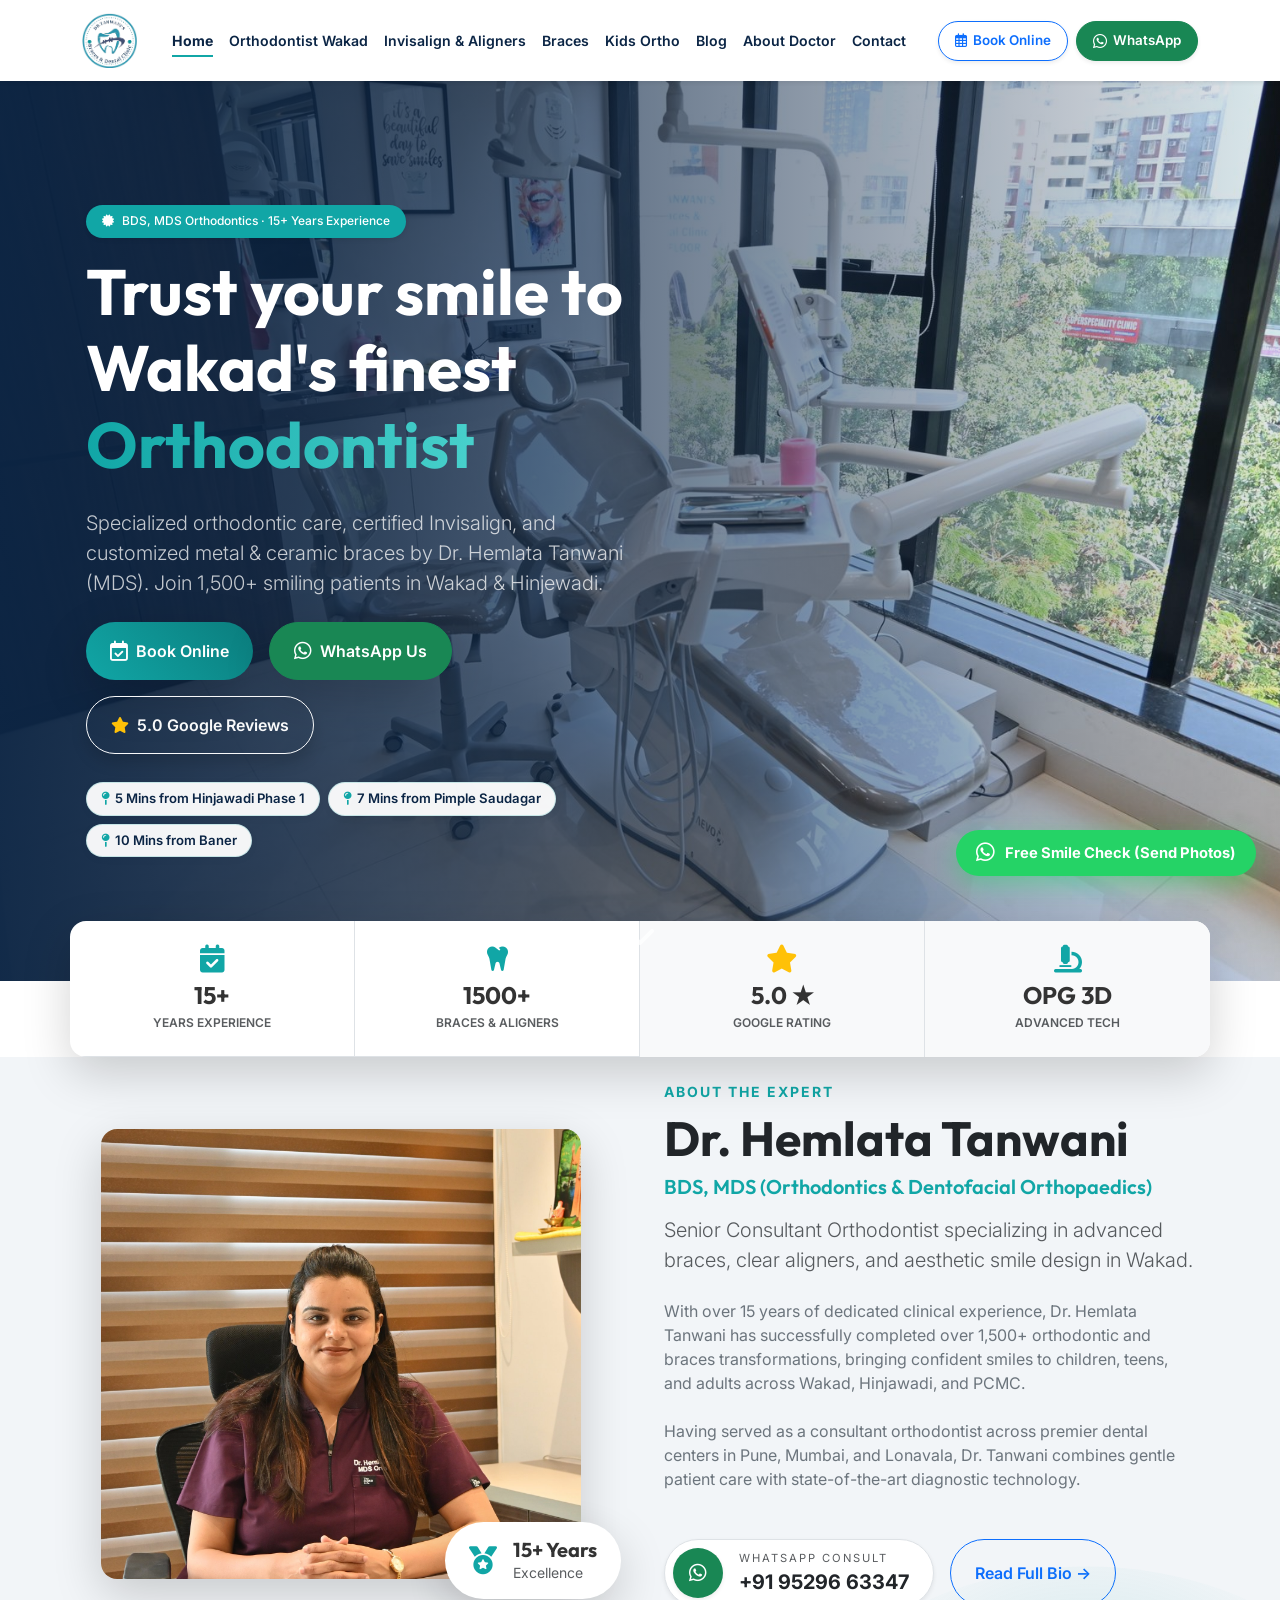
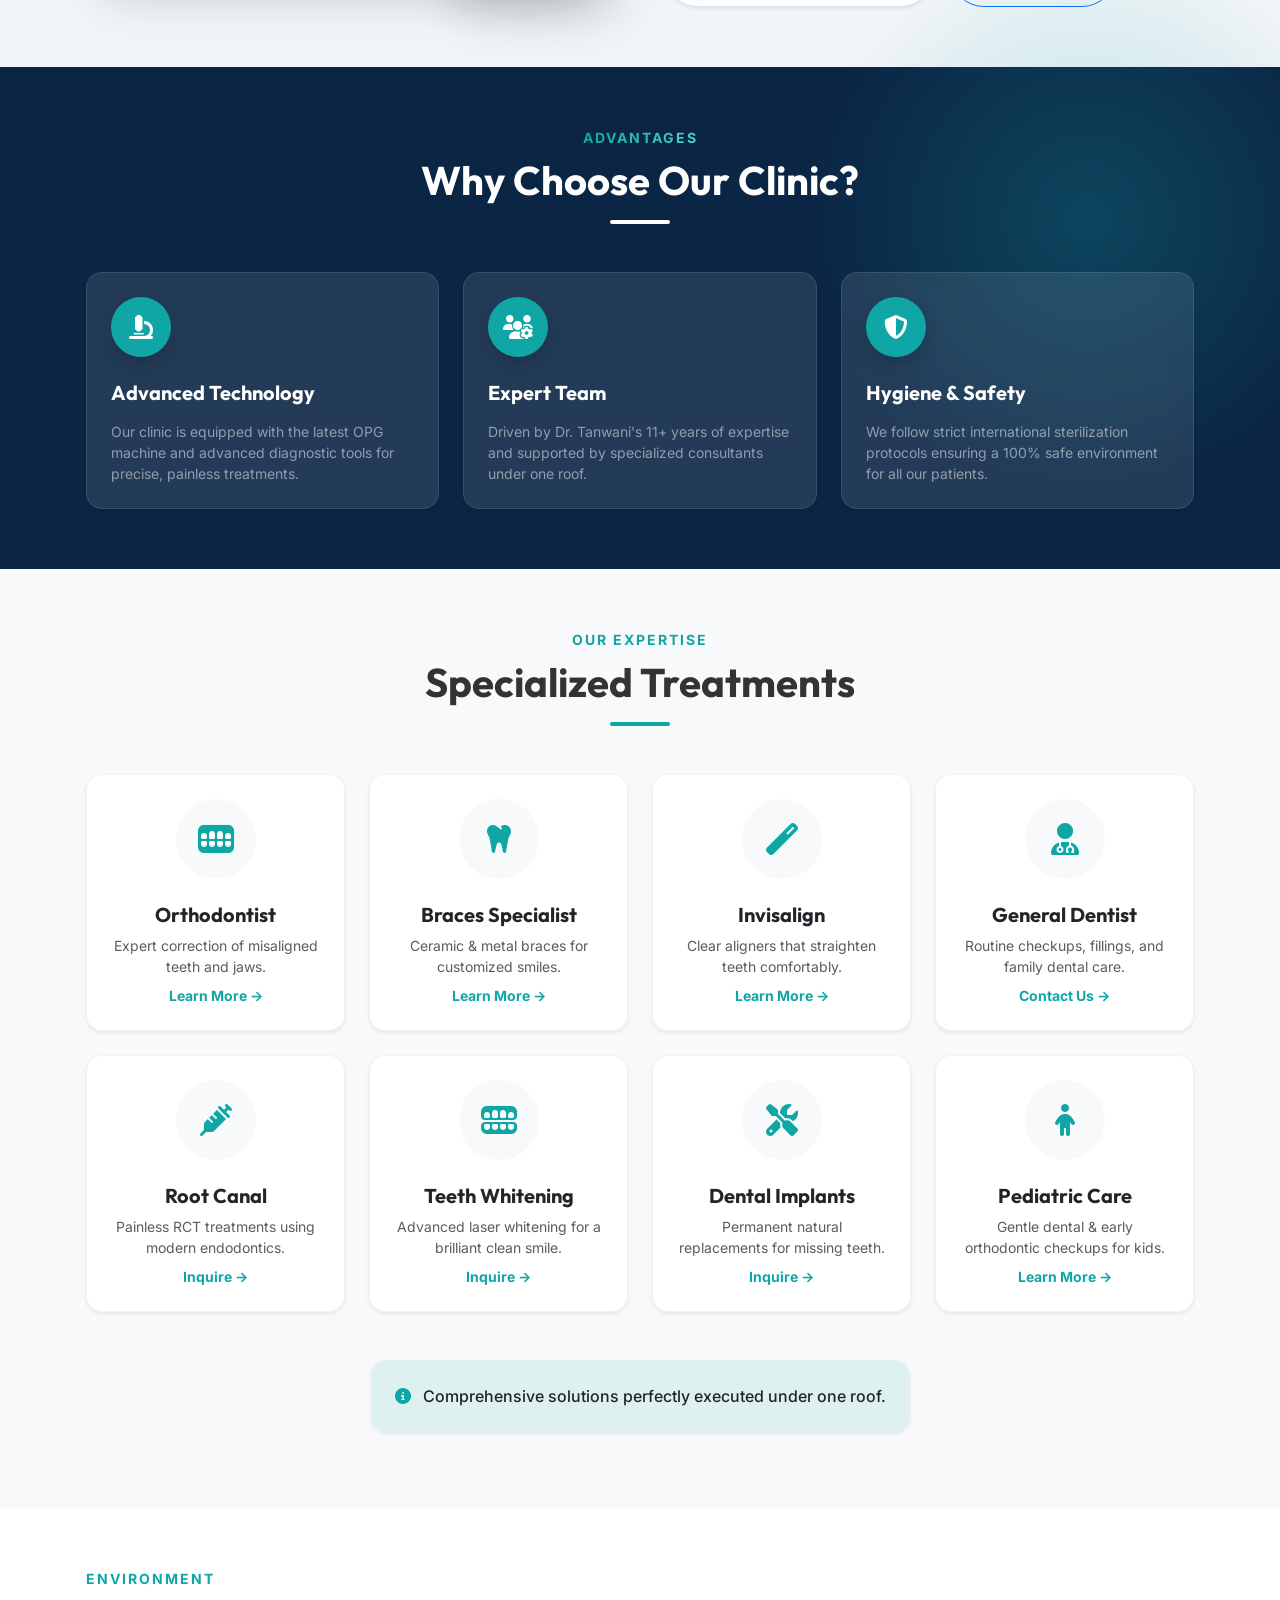
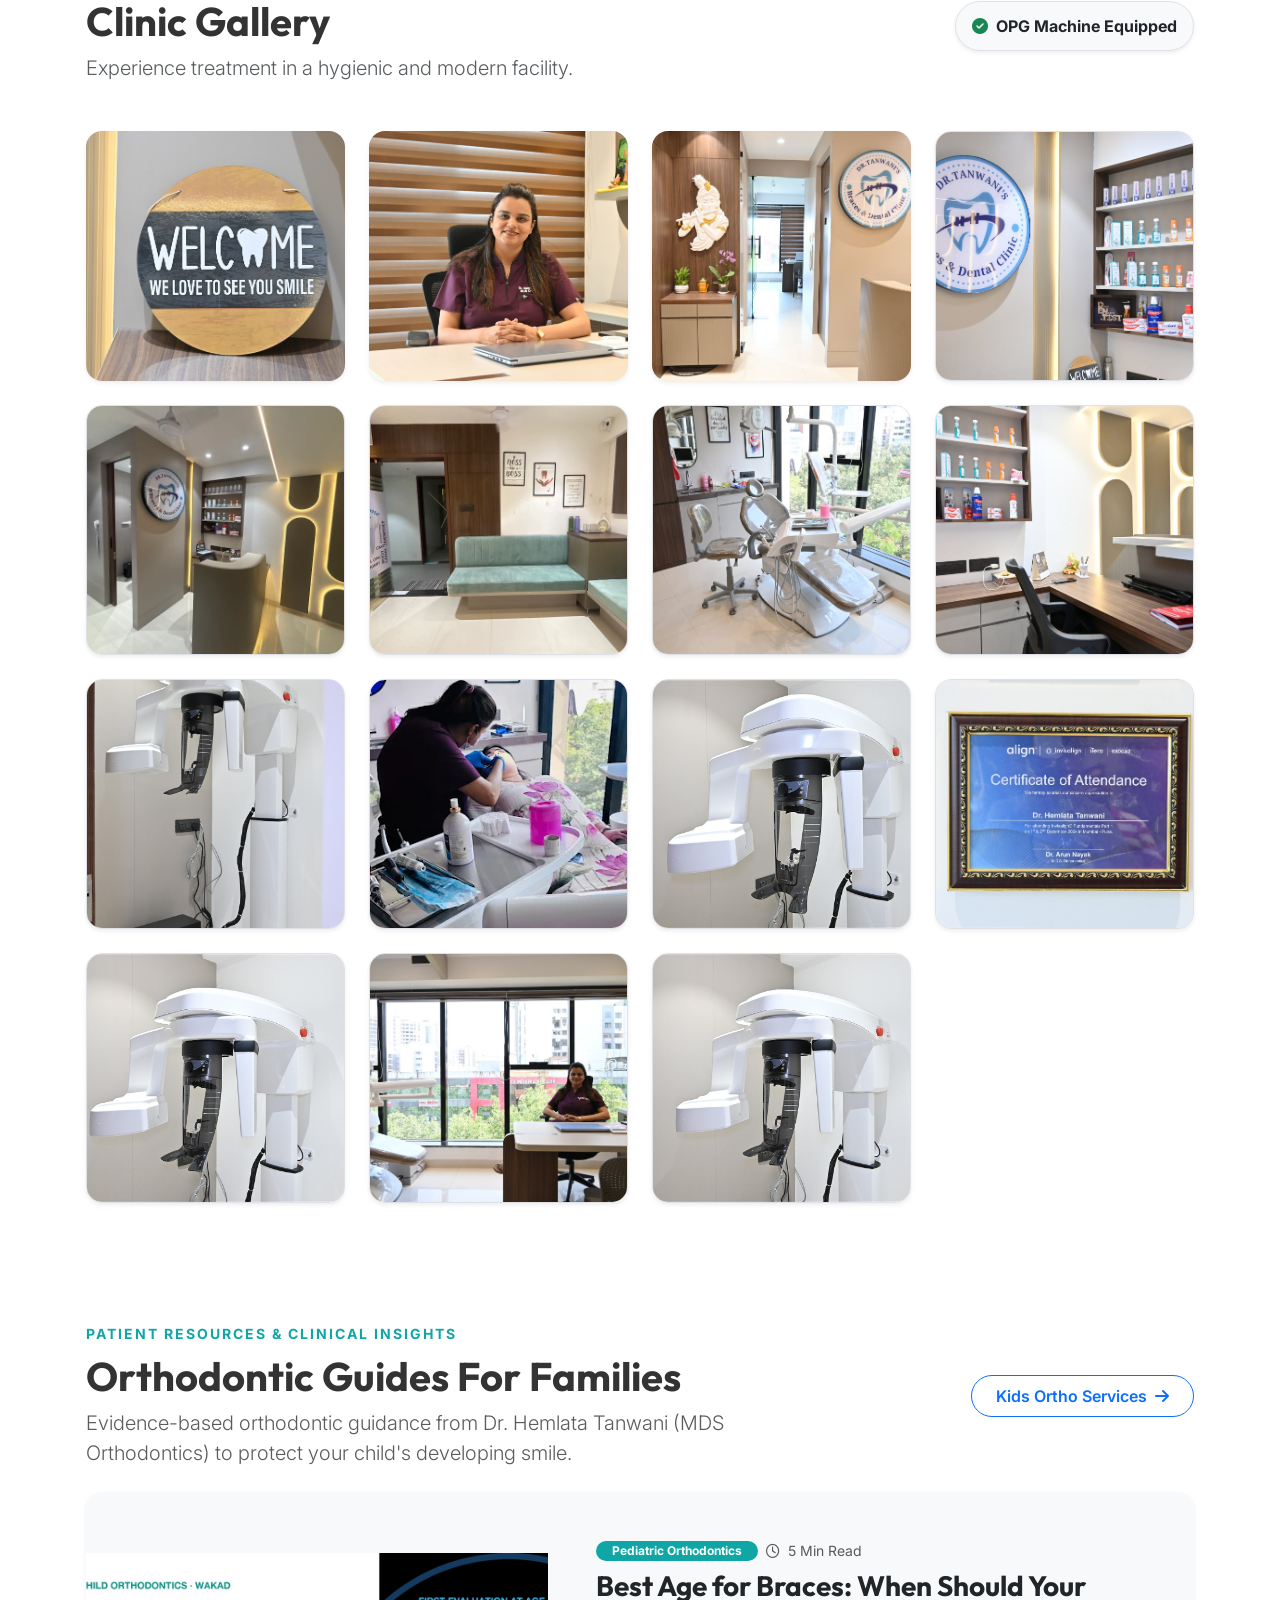
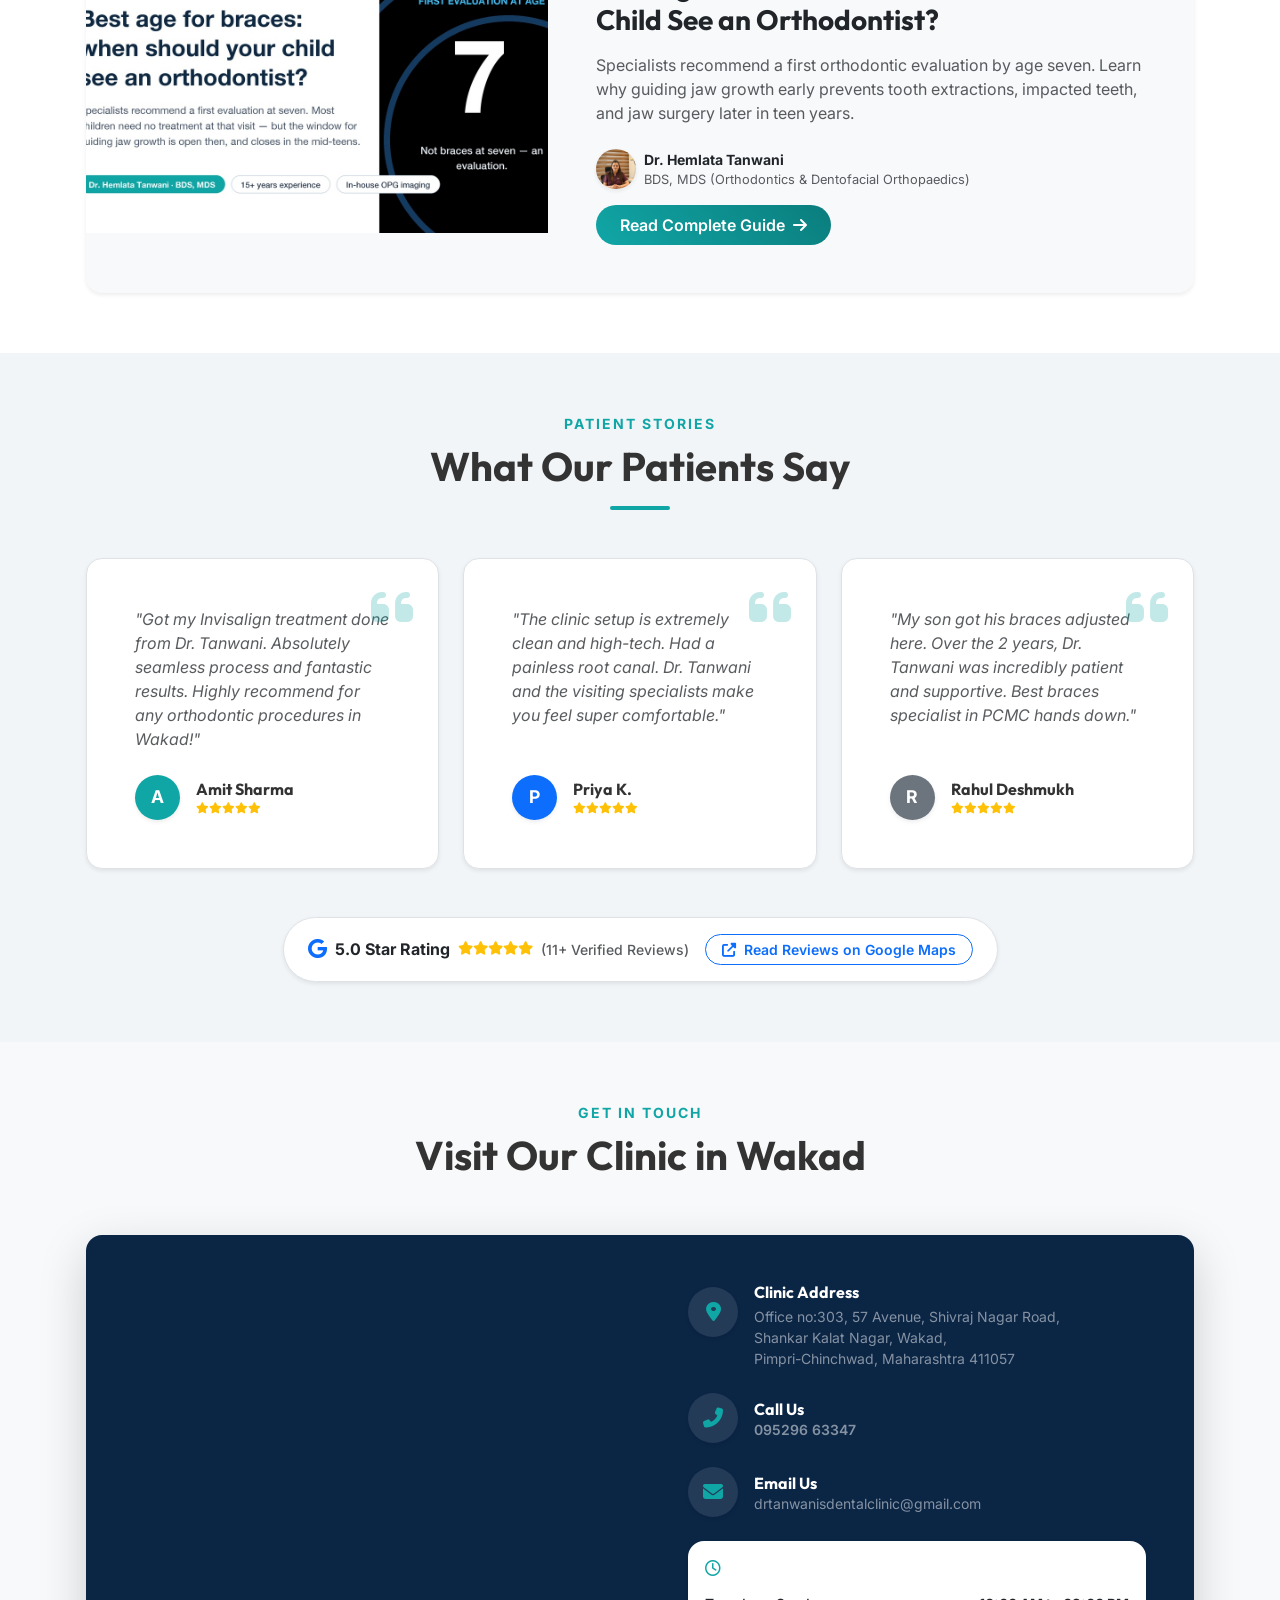
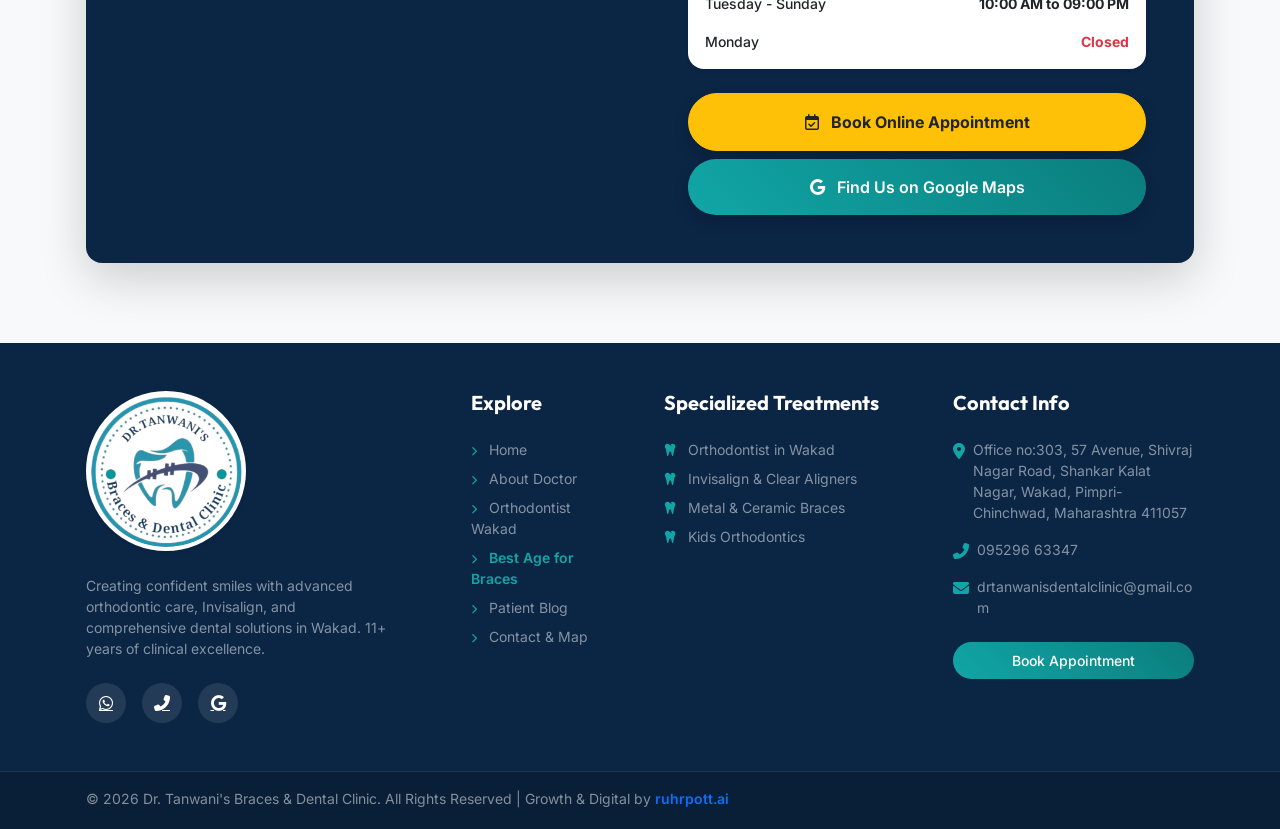
<file: index.html>
<html lang="en">

<head>
    <meta charset="UTF-8">
    <meta name="viewport" content="width=device-width, initial-scale=1.0">
    <title>Dr. Tanwani's Braces & Dental Clinic | Best Orthodontist in Wakad</title>
    <meta name="description"
        content="Trusted destination for advanced dental care. Specializing in orthodontic care, clear braces, and Invisalign. Comprehensive dental solutions under one roof in Wakad.">
    <meta name="keywords" content="Orthodontist, Braces specialist, Invisalign provider, Dentist, Wakad, Dental Clinic">
    <link rel="canonical" href="https://drtanwanidentalwakad.com/">

    <!-- Schema.org JSON-LD for Local Clinic SEO -->
    <script type="application/ld+json">
    {
      "@context": "https://schema.org",
      "@type": "Dentist",
      "name": "Dr. Tanwani's Braces & Dental Clinic",
      "image": "https://drtanwanidentalwakad.com/images/aboutdrimage.JPG",
      "url": "https://drtanwanidentalwakad.com/",
      "telephone": "+919529663347",
      "priceRange": "₹₹",
      "address": {
        "@type": "PostalAddress",
        "streetAddress": "Office no:303, 57 Avenue, Shivraj Nagar Road, Shankar Kalat Nagar, Wakad",
        "addressLocality": "Pune",
        "addressRegion": "Maharashtra",
        "postalCode": "411057",
        "addressCountry": "IN"
      },
      "geo": {
        "@type": "GeoCoordinates",
        "latitude": "18.6013397",
        "longitude": "73.7609457"
      },
      "openingHoursSpecification": {
        "@type": "OpeningHoursSpecification",
        "dayOfWeek": ["Tuesday", "Wednesday", "Thursday", "Friday", "Saturday", "Sunday"],
        "opens": "10:00",
        "closes": "21:00"
      },
      "medicalSpecialty": "Orthodontics",
      "aggregateRating": {
        "@type": "AggregateRating",
        "ratingValue": "5.0",
        "reviewCount": "50"
      }
    }
    </script>

    <!-- Google Fonts -->
    <link
        href="https://fonts.googleapis.com/css2?family=Outfit:wght@300;400;500;600;700;800&family=Inter:wght@400;500;600&display=swap"
        rel="stylesheet">

    <!-- Bootstrap CSS -->
    <link href="https://cdn.jsdelivr.net/npm/bootstrap@5.3.2/dist/css/bootstrap.min.css" rel="stylesheet">

    <!-- FontAwesome for Icons -->
    <link rel="stylesheet" href="https://cdnjs.cloudflare.com/ajax/libs/font-awesome/6.4.2/css/all.min.css">

    <!-- AOS Animation CSS -->
    <link href="https://unpkg.com/aos@2.3.1/dist/aos.css" rel="stylesheet">

    <link rel="shortcut icon" href="images/logo.png" type="image/x-icon">

    <!-- Custom Styles -->
    <link rel="stylesheet" href="css/style.css">
    <!-- Google tag (gtag.js) - Google Analytics 4 & Ads -->
    <script async src="https://www.googletagmanager.com/gtag/js?id=G-JWWRQ5QRRL"></script>
    <script>
      window.dataLayer = window.dataLayer || [];
      function gtag(){dataLayer.push(arguments);}
      gtag('js', new Date());

      gtag('config', 'G-JWWRQ5QRRL');
      gtag('config', 'AW-18188409181');
    </script>
</head>

<body>

    <!-- Navbar -->
    <nav class="navbar navbar-expand-lg sticky-top bg-white shadow-sm py-2" id="mainNavbar">
        <div class="container align-items-center">
            <a class="navbar-brand d-flex align-items-center" href="index.html">
                <img src="images/logo.png" alt="Dr. Tanwani's Dental Clinic Logo" class="nav-logo"
                    style="height: 65px; width: auto; object-fit: contain;">
            </a>

            <button class="navbar-toggler border-0 focus-ring focus-ring-light" type="button" data-bs-toggle="collapse"
                data-bs-target="#navContent" aria-controls="navContent" aria-expanded="false"
                aria-label="Toggle navigation">
                <span class="navbar-toggler-icon"></span>
            </button>

            <div class="collapse navbar-collapse mt-3 mt-lg-0" id="navContent">
                <ul class="navbar-nav ms-auto me-lg-4 mb-3 mb-lg-0 text-center text-lg-start">
                    <li class="nav-item"><a class="nav-link active fw-bold text-primary" href="index.html">Home</a></li>
                    <li class="nav-item"><a class="nav-link fw-semibold" href="orthodontist-wakad.html">Orthodontist Wakad</a></li>
                    <li class="nav-item"><a class="nav-link fw-semibold" href="invisalign-wakad.html">Invisalign & Aligners</a></li>
                    <li class="nav-item"><a class="nav-link fw-semibold" href="braces-wakad.html">Braces</a></li>
                    <li class="nav-item"><a class="nav-link fw-semibold" href="kids-braces-wakad.html">Kids Ortho</a></li>
                    <li class="nav-item"><a class="nav-link fw-semibold" href="blog/">Blog</a></li>
                    <li class="nav-item"><a class="nav-link fw-semibold" href="about-dr-hemlata-tanwani.html">About Doctor</a></li>
                    <li class="nav-item"><a class="nav-link fw-semibold" href="contact.html">Contact</a></li>
                </ul>

                <div class="navbar-cta-group">
                    <a href="https://calendar.app.google/6RNPPZvzEvNgRtZr6" target="_blank"
                        class="btn btn-outline-primary fw-semibold shadow-sm">
                        <i class="far fa-calendar-alt"></i> Book Online</a>
                    <a href="https://wa.me/919529663347?text=Hi%20Dr.%20Tanwani,%20I'd%20like%20to%20book%20a%20consultation%20at%20your%20Wakad%20clinic."
                        target="_blank" class="btn btn-success fw-semibold shadow-sm">
                        <i class="fab fa-whatsapp fs-6"></i> WhatsApp</a>
                </div>
            </div>
        </div>
    </nav>

    <!-- Hero Section -->
    <section id="home" class="hero-section">
        <div class="hero-bg" style="background-image: url('images/herooo.JPG');"></div>
        <div class="hero-overlay"></div>
        <div class="container h-100 position-relative z-1 text-center text-lg-start px-4 px-lg-3">
            <div class="row h-100 align-items-center">
                <div class="col-lg-7 col-xl-6 text-white pt-5 pt-lg-0" data-aos="fade-up" data-aos-duration="1000">
                    <span class="badge bg-primary-accent hero-badge mb-3 p-2 px-3 fw-medium rounded-pill shadow-sm"><i
                            class="fas fa-certificate me-2"></i> BDS, MDS Orthodontics · 15+ Years Experience</span>
                    <h1 class="display-3 fw-bold mb-4 hero-headline">Trust your smile to Wakad's finest <span
                            class="text-gradient">Orthodontist</span></h1>
                    <p class="lead mb-4 fw-light text-light-opacity opacity-75 d-none d-md-block">Specialized orthodontic care,
                        certified Invisalign, and customized metal & ceramic braces by Dr. Hemlata Tanwani (MDS). Join 1,500+ smiling patients in Wakad & Hinjewadi.</p>
                    <div
                        class="d-flex flex-column flex-sm-row flex-wrap gap-3 justify-content-center justify-content-lg-start">
                        <a href="https://calendar.app.google/6RNPPZvzEvNgRtZr6" target="_blank"
                            class="btn btn-primary-gradient px-4 px-md-4 py-3 rounded-pill fw-semibold shadow-lg d-inline-flex justify-content-center align-items-center">
                            <i class="far fa-calendar-check me-2 ms-0 fs-5"></i> Book Online</a>
                        <a href="https://wa.me/919529663347?text=Hi%20Dr.%20Tanwani,%20I'd%20like%20to%20book%20a%20consultation%20at%20your%20Wakad%20clinic." target="_blank"
                            class="btn btn-success px-4 py-3 rounded-pill fw-semibold shadow-lg d-inline-flex justify-content-center align-items-center">
                            <i class="fab fa-whatsapp me-2 ms-0 fs-5"></i> WhatsApp Us</a>
                        <a href="https://maps.app.goo.gl/yPBz96urhMoBcxhz8" target="_blank"
                            class="btn btn-outline-light px-4 py-3 rounded-pill fw-semibold shadow hover-white d-inline-flex justify-content-center align-items-center">
                            <i class="fas fa-star text-warning me-2"></i> 5.0 Google Reviews</a>
                    </div>
                    <!-- Catchment Proximity Badges -->
                    <div class="mt-4 pt-1 d-flex flex-wrap gap-2 justify-content-center justify-content-lg-start">
                        <span class="catchment-badge"><i class="fas fa-map-pin"></i> 5 Mins from Hinjawadi Phase 1</span>
                        <span class="catchment-badge"><i class="fas fa-map-pin"></i> 7 Mins from Pimple Saudagar</span>
                        <span class="catchment-badge"><i class="fas fa-map-pin"></i> 10 Mins from Baner</span>
                    </div>
                </div>
            </div>
        </div>
        <div class="scroll-indicator d-none d-md-block">
            <a href="#about"><i class="fas fa-chevron-down text-white fa-2x animate-bounce opacity-75"></i></a>
        </div>
    </section>

    <!-- Stats Section -->
    <div class="stats-section position-relative z-1 container px-4 px-lg-0">
        <div class="row g-0 rounded-4 shadow-lg bg-white overflow-hidden" data-aos="fade-up" data-aos-offset="0">
            <div class="col-6 col-md-3 text-center stat-box border-end border-bottom border-md-bottom-0">
                <div class="p-3 p-md-4">
                    <i class="fas fa-calendar-check text-primary-accent mb-2 fs-3"></i>
                    <h3 class="fw-bold mb-1 fs-4"><span class="counter">15</span>+</h3>
                    <p class="text-muted mb-0 small text-uppercase fw-semibold" style="font-size:0.75rem;">Years Experience</p>
                </div>
            </div>
            <div class="col-6 col-md-3 text-center stat-box border-end border-bottom border-md-bottom-0">
                <div class="p-3 p-md-4">
                    <i class="fas fa-tooth text-primary-accent mb-2 fs-3"></i>
                    <h3 class="fw-bold mb-1 fs-4"><span class="counter">1500</span>+</h3>
                    <p class="text-muted mb-0 small text-uppercase fw-semibold" style="font-size:0.75rem;">Braces & Aligners</p>
                </div>
            </div>
            <div class="col-6 col-md-3 text-center stat-box border-end bg-light bg-md-white">
                <div class="p-3 p-md-4">
                    <i class="fas fa-star text-warning mb-2 fs-3"></i>
                    <h3 class="fw-bold mb-1 fs-4">5.0 ★</h3>
                    <p class="text-muted mb-0 small text-uppercase fw-semibold" style="font-size:0.75rem;">Google Rating</p>
                </div>
            </div>
            <div class="col-6 col-md-3 text-center stat-box bg-light bg-md-white">
                <div class="p-3 p-md-4">
                    <i class="fas fa-microscope text-primary-accent mb-2 fs-3"></i>
                    <h3 class="fw-bold mb-1 fs-4">OPG 3D</h3>
                    <p class="text-muted mb-0 small text-uppercase fw-semibold" style="font-size:0.75rem;">Advanced Tech</p>
                </div>
            </div>
        </div>
    </div>

    <!-- About Section -->
    <section id="about" class="section-padding bg-light-gray pt-4">
        <div class="container px-4 px-lg-3">
            <div class="row align-items-center g-5">
                <div class="col-lg-6" data-aos="fade-right">
                    <div class="about-image-wrapper position-relative mx-auto" style="max-width: 500px;">
                        <img src="images/aboutdrimage.JPG" alt="Dr Hemlata Tanwani MDS Orthodontist Wakad"
                            class="img-fluid rounded-4 shadow-lg w-100 object-fit-cover portrait-img"
                            style="height: 450px;">
                        <div
                            class="experience-card position-absolute bg-white p-3 px-4 rounded-pill shadow-lg d-flex align-items-center gap-3">
                            <div class="text-primary-accent fs-3"><i class="fas fa-medal"></i></div>
                            <div>
                                <h5 class="mb-0 fw-bold">15+ Years</h5>
                                <span class="text-muted small">Excellence</span>
                            </div>
                        </div>
                    </div>
                </div>
                <div class="col-lg-6 text-center text-lg-start" data-aos="fade-left">
                    <div class="section-title mb-4">
                        <span class="text-primary-accent fw-bold text-uppercase tracking-wide small">About The
                            Expert</span>
                        <h2 class="display-5 fw-bold mt-2 text-dark">Dr. Hemlata Tanwani</h2>
                        <h5 class="text-primary-accent fw-semibold mb-3">BDS, MDS (Orthodontics & Dentofacial Orthopaedics)</h5>
                        <p class="lead text-muted mt-2 d-none d-md-block">Senior Consultant Orthodontist specializing in advanced braces, clear aligners, and aesthetic smile design in Wakad.</p>
                    </div>
                    <p class="mb-4 text-secondary">With over 15 years of dedicated clinical experience, Dr. Hemlata Tanwani has successfully completed over 1,500+ orthodontic and braces transformations, bringing confident smiles to children, teens, and adults across Wakad, Hinjawadi, and PCMC.</p>
                    <p class="mb-5 text-secondary d-none d-md-block">Having served as a consultant orthodontist across premier dental centers in Pune, Mumbai, and Lonavala, Dr. Tanwani combines gentle patient care with state-of-the-art diagnostic technology.</p>

                    <div class="d-flex flex-wrap gap-3 justify-content-center justify-content-lg-start">
                        <a href="https://wa.me/919529663347?text=Hi%20Dr.%20Tanwani,%20I'd%20like%20to%20book%20a%20consultation." target="_blank"
                            class="d-inline-flex align-items-center text-decoration-none signature-phone bg-white p-2 pe-4 rounded-pill shadow-sm border">
                            <div class="bg-success fw-bold rounded-circle p-3 me-3 text-white shadow-sm glow-icon d-flex align-items-center justify-content-center"
                                style="width: 50px; height: 50px;"><i class="fab fa-whatsapp fs-5"></i></div>
                            <div class="text-start">
                                <span class="d-block text-muted small text-uppercase tracking-wide"
                                    style="font-size:0.7rem;">WhatsApp Consult</span>
                                <span class="d-block fs-5 fw-bold text-dark">+91 95296 63347</span>
                            </div>
                        </a>
                        <a href="about-dr-hemlata-tanwani.html" class="btn btn-outline-primary px-4 py-2 rounded-pill fw-semibold d-inline-flex align-items-center">
                            Read Full Bio →
                        </a>
                    </div>
                </div>
            </div>
        </div>
    </section>
            </div>
        </div>
    </section>

    <!-- Why Us Section -->
    <section id="why-us" class="section-padding position-relative" style="background-color: var(--primary-color);">
        <!-- Abstract gradient blob -->
        <div class="position-absolute top-0 end-0 opacity-25 w-50 h-100 d-none d-md-block"
            style="background: radial-gradient(circle, var(--primary-accent) 0%, transparent 70%); border-radius: 50%; transform: translate(20%, -20%); pointer-events: none;">
        </div>

        <div class="container position-relative z-1 text-white px-4 px-lg-3">
            <div class="row mb-5 text-center" data-aos="fade-up">
                <div class="col-12">
                    <span class="text-gradient fw-bold text-uppercase tracking-wide small">Advantages</span>
                    <h2 class="display-6 display-md-5 fw-bold mt-2 text-white">Why Choose Our Clinic?</h2>
                    <div class="heading-line mx-auto mt-3 bg-white"></div>
                </div>
            </div>

            <div class="row g-4">
                <div class="col-lg-4 col-md-6" data-aos="fade-up" data-aos-delay="100">
                    <div
                        class="why-card p-4 rounded-4 bg-white bg-opacity-10 border border-white border-opacity-10 h-100 backdrop-blur shadow-sm text-center text-md-start">
                        <div class="bg-primary-accent rounded-circle d-inline-flex p-3 mb-4 shadow mx-auto mx-md-0"
                            style="width:60px; height:60px; justify-content:center; align-items:center;">
                            <i class="fas fa-microscope text-white fs-4"></i>
                        </div>
                        <h4 class="fw-bold mb-3 fs-5">Advanced Technology</h4>
                        <p class="text-white-50 mb-0 small">Our clinic is equipped with the latest OPG machine and
                            advanced diagnostic tools for precise, painless treatments.</p>
                    </div>
                </div>

                <div class="col-lg-4 col-md-6" data-aos="fade-up" data-aos-delay="200">
                    <div
                        class="why-card p-4 rounded-4 bg-white bg-opacity-10 border border-white border-opacity-10 h-100 backdrop-blur shadow-sm text-center text-md-start">
                        <div class="bg-primary-accent rounded-circle d-inline-flex p-3 mb-4 shadow mx-auto mx-md-0"
                            style="width:60px; height:60px; justify-content:center; align-items:center;">
                            <i class="fas fa-users-cog text-white fs-4"></i>
                        </div>
                        <h4 class="fw-bold mb-3 fs-5">Expert Team</h4>
                        <p class="text-white-50 mb-0 small">Driven by Dr. Tanwani's 11+ years of expertise and supported
                            by specialized consultants under one roof.</p>
                    </div>
                </div>

                <div class="col-lg-4 col-md-6 mx-auto" data-aos="fade-up" data-aos-delay="300">
                    <div
                        class="why-card p-4 rounded-4 bg-white bg-opacity-10 border border-white border-opacity-10 h-100 backdrop-blur shadow-sm text-center text-md-start">
                        <div class="bg-primary-accent rounded-circle d-inline-flex p-3 mb-4 shadow mx-auto mx-md-0"
                            style="width:60px; height:60px; justify-content:center; align-items:center;">
                            <i class="fas fa-shield-alt text-white fs-4"></i>
                        </div>
                        <h4 class="fw-bold mb-3 fs-5">Hygiene & Safety</h4>
                        <p class="text-white-50 mb-0 small">We follow strict international sterilization protocols
                            ensuring a 100% safe environment for all our patients.</p>
                    </div>
                </div>
            </div>
        </div>
    </section>

    <!-- Services Section -->
    <section id="services" class="section-padding bg-body-tertiary">
        <div class="container px-4 px-lg-3">
            <div class="text-center mb-5" data-aos="fade-up">
                <span class="text-primary-accent fw-bold text-uppercase tracking-wide small">Our Expertise</span>
                <h2 class="display-6 display-md-5 fw-bold mt-2">Specialized Treatments</h2>
                <div class="heading-line mx-auto mt-3 align-items-center"></div>
            </div>

            <div class="row g-4 justify-content-center">
                <!-- Services Cards -->
                <div class="col-lg-3 col-sm-6" data-aos="fade-up" data-aos-delay="0">
                    <a href="orthodontist-wakad.html" class="text-decoration-none">
                        <div class="service-card text-center p-4 rounded-4 shadow-sm h-100 bg-white d-flex flex-column hover-lift">
                            <div class="service-icon mb-4 mx-auto bg-light rounded-circle d-flex align-items-center justify-content-center">
                                <i class="fas fa-teeth text-primary-accent fs-2"></i>
                            </div>
                            <h4 class="fw-bold mb-2 fs-5 text-dark">Orthodontist</h4>
                            <p class="text-muted mb-0 small mt-auto">Expert correction of misaligned teeth and jaws.</p>
                            <span class="text-primary-accent fw-bold small mt-2">Learn More →</span>
                        </div>
                    </a>
                </div>
                <div class="col-lg-3 col-sm-6" data-aos="fade-up" data-aos-delay="100">
                    <a href="braces-wakad.html" class="text-decoration-none">
                        <div class="service-card text-center p-4 rounded-4 shadow-sm h-100 bg-white d-flex flex-column hover-lift">
                            <div class="service-icon mb-4 mx-auto bg-light rounded-circle d-flex align-items-center justify-content-center">
                                <i class="fas fa-tooth text-primary-accent fs-2"></i>
                            </div>
                            <h4 class="fw-bold mb-2 fs-5 text-dark">Braces Specialist</h4>
                            <p class="text-muted mb-0 small mt-auto">Ceramic & metal braces for customized smiles.</p>
                            <span class="text-primary-accent fw-bold small mt-2">Learn More →</span>
                        </div>
                    </a>
                </div>
                <div class="col-lg-3 col-sm-6" data-aos="fade-up" data-aos-delay="200">
                    <a href="invisalign-wakad.html" class="text-decoration-none">
                        <div class="service-card text-center p-4 rounded-4 shadow-sm h-100 bg-white d-flex flex-column hover-lift">
                            <div class="service-icon mb-4 mx-auto bg-light rounded-circle d-flex align-items-center justify-content-center">
                                <i class="fas fa-magic text-primary-accent fs-2"></i>
                            </div>
                            <h4 class="fw-bold mb-2 fs-5 text-dark">Invisalign</h4>
                            <p class="text-muted mb-0 small mt-auto">Clear aligners that straighten teeth comfortably.</p>
                            <span class="text-primary-accent fw-bold small mt-2">Learn More →</span>
                        </div>
                    </a>
                </div>
                <div class="col-lg-3 col-sm-6" data-aos="fade-up" data-aos-delay="300">
                    <a href="contact.html" class="text-decoration-none">
                        <div class="service-card text-center p-4 rounded-4 shadow-sm h-100 bg-white d-flex flex-column hover-lift">
                            <div class="service-icon mb-4 mx-auto bg-light rounded-circle d-flex align-items-center justify-content-center">
                                <i class="fas fa-user-md text-primary-accent fs-2"></i>
                            </div>
                            <h4 class="fw-bold mb-2 fs-5 text-dark">General Dentist</h4>
                            <p class="text-muted mb-0 small mt-auto">Routine checkups, fillings, and family dental care.</p>
                            <span class="text-primary-accent fw-bold small mt-2">Contact Us →</span>
                        </div>
                    </a>
                </div>

                <!-- Row 2 -->
                <div class="col-lg-3 col-sm-6" data-aos="fade-up" data-aos-delay="0">
                    <a href="contact.html" class="text-decoration-none">
                        <div class="service-card text-center p-4 rounded-4 shadow-sm h-100 bg-white d-flex flex-column hover-lift">
                            <div class="service-icon mb-4 mx-auto bg-light rounded-circle d-flex align-items-center justify-content-center">
                                <i class="fas fa-syringe text-primary-accent fs-2"></i>
                            </div>
                            <h4 class="fw-bold mb-2 fs-5 text-dark">Root Canal</h4>
                            <p class="text-muted mb-0 small mt-auto">Painless RCT treatments using modern endodontics.</p>
                            <span class="text-primary-accent fw-bold small mt-2">Inquire →</span>
                        </div>
                    </a>
                </div>
                <div class="col-lg-3 col-sm-6" data-aos="fade-up" data-aos-delay="100">
                    <a href="contact.html" class="text-decoration-none">
                        <div class="service-card text-center p-4 rounded-4 shadow-sm h-100 bg-white d-flex flex-column hover-lift">
                            <div class="service-icon mb-4 mx-auto bg-light rounded-circle d-flex align-items-center justify-content-center">
                                <i class="fas fa-teeth-open text-primary-accent fs-2"></i>
                            </div>
                            <h4 class="fw-bold mb-2 fs-5 text-dark">Teeth Whitening</h4>
                            <p class="text-muted mb-0 small mt-auto">Advanced laser whitening for a brilliant clean smile.</p>
                            <span class="text-primary-accent fw-bold small mt-2">Inquire →</span>
                        </div>
                    </a>
                </div>
                <div class="col-lg-3 col-sm-6" data-aos="fade-up" data-aos-delay="200">
                    <a href="contact.html" class="text-decoration-none">
                        <div class="service-card text-center p-4 rounded-4 shadow-sm h-100 bg-white d-flex flex-column hover-lift">
                            <div class="service-icon mb-4 mx-auto bg-light rounded-circle d-flex align-items-center justify-content-center">
                                <i class="fas fa-tools text-primary-accent fs-2"></i>
                            </div>
                            <h4 class="fw-bold mb-2 fs-5 text-dark">Dental Implants</h4>
                            <p class="text-muted mb-0 small mt-auto">Permanent natural replacements for missing teeth.</p>
                            <span class="text-primary-accent fw-bold small mt-2">Inquire →</span>
                        </div>
                    </a>
                </div>
                <div class="col-lg-3 col-sm-6" data-aos="fade-up" data-aos-delay="300">
                    <a href="kids-braces-wakad.html" class="text-decoration-none">
                        <div class="service-card text-center p-4 rounded-4 shadow-sm h-100 bg-white d-flex flex-column hover-lift">
                            <div class="service-icon mb-4 mx-auto bg-light rounded-circle d-flex align-items-center justify-content-center">
                                <i class="fas fa-child text-primary-accent fs-2"></i>
                            </div>
                            <h4 class="fw-bold mb-2 fs-5 text-dark">Pediatric Care</h4>
                            <p class="text-muted mb-0 small mt-auto">Gentle dental & early orthodontic checkups for kids.</p>
                            <span class="text-primary-accent fw-bold small mt-2">Learn More →</span>
                        </div>
                    </a>
                </div>
            </div>

            <div class="row mt-5" data-aos="fade-in">
                <div class="col-12 text-center">
                    <div class="alert alert-soft-primary border-0 rounded-4 p-3 p-md-4 shadow-sm d-inline-block">
                        <i class="fas fa-info-circle text-primary-accent me-2"></i>
                        <span class="fs-6 fw-medium text-dark">Comprehensive solutions perfectly executed under one
                            roof.</span>
                    </div>
                </div>
            </div>
        </div>
    </section>

    <!-- Clinic Setup / Gallery Section -->
    <section id="clinic" class="section-padding bg-white">
        <div class="container px-4 px-lg-3">
            <div class="row align-items-center mb-5 text-center text-md-start">
                <div class="col-md-7" data-aos="fade-right">
                    <span class="text-primary-accent fw-bold text-uppercase tracking-wide small">Environment</span>
                    <h2 class="display-6 display-md-5 fw-bold mt-2">Clinic Gallery</h2>
                    <p class="lead text-muted mt-2 mb-0 d-none d-md-block">Experience treatment in a hygienic and modern
                        facility.</p>
                </div>
                <div class="col-md-5 text-md-end mt-4 mt-md-0" data-aos="fade-left">
                    <span class="badge bg-light text-dark border p-3 rounded-pill shadow-sm fs-6"><i
                            class="fas fa-check-circle text-success me-2"></i>OPG Machine Equipped</span>
                </div>
            </div>


            <div class="row g-3 g-md-4">
                <!-- Image 1 -->
                <div class="col-lg-3 col-md-4 col-sm-6" data-aos="zoom-in" data-aos-delay="50">
                    <div class="gallery-item overflow-hidden rounded-4 shadow-sm position-relative w-100 d-flex align-items-center justify-content-center"
                        style="height: 250px;">
                        <img src="images/welcome.JPG" alt="Clinic Interior"
                            class="img-fluid w-100 h-100 object-fit-cover gallery-img">
         
                    </div>
                </div>
                <!-- Image 2 -->
                <div class="col-lg-3 col-md-4 col-sm-6" data-aos="zoom-in" data-aos-delay="100">
                    <div class="gallery-item overflow-hidden rounded-4 shadow-sm position-relative w-100"
                        style="height: 250px;">
                        <img src="images/image4.JPG" alt="Treatment Setup"
                            class="img-fluid w-100 h-100 object-fit-cover gallery-img" style="object-position: center;">
                       
                    </div>
                </div>
                <!-- Image 3 -->
                <div class="col-lg-3 col-md-4 col-sm-6" data-aos="zoom-in" data-aos-delay="150">
                    <div class="gallery-item overflow-hidden rounded-4 shadow-sm position-relative w-100"
                        style="height: 250px;">
                        <img src="images/image6.JPG" alt="Advanced Tech"
                            class="img-fluid w-100 h-100 object-fit-cover gallery-img" style="object-position: top;">
                     
                    </div>
                </div>

                <!-- Image 4 (Placeholder) -->
                <div class="col-lg-3 col-md-4 col-sm-6" data-aos="zoom-in" data-aos-delay="200">
                    <div class="gallery-item overflow-hidden rounded-4 shadow-sm position-relative w-100 bg-light d-flex align-items-center justify-content-center border"
                        style="height: 250px;">
                        <img src="images/image8.JPG" alt="Placeholder"
                            class="img-fluid w-100 h-100 object-fit-cover gallery-img ">
                       
                    </div>
                </div>

                <!-- Image 5 (Placeholder) -->
                <div class="col-lg-3 col-md-4 col-sm-6" data-aos="zoom-in" data-aos-delay="50">
                    <div class="gallery-item overflow-hidden rounded-4 shadow-sm position-relative w-100 bg-light d-flex align-items-center justify-content-center border"
                        style="height: 250px;">
                        <img src="images/gallery6.webp" alt="Placeholder"
                            class="img-fluid w-100 h-100 object-fit-cover gallery-img">
                       
                    </div>
                </div>

                <!-- Image 6 (Placeholder) -->
                <div class="col-lg-3 col-md-4 col-sm-6" data-aos="zoom-in" data-aos-delay="100">
                    <div class="gallery-item overflow-hidden rounded-4 shadow-sm position-relative w-100 bg-light d-flex align-items-center justify-content-center border"
                        style="height: 250px;">
                        <img src="images/gallery7.webp" alt="Placeholder"
                            class="img-fluid w-100 h-100 object-fit-cover gallery-img ">
                       
                    </div>
                </div>

                <!-- Image 7 (Placeholder) -->
                <div class="col-lg-3 col-md-4 col-sm-6" data-aos="zoom-in" data-aos-delay="150">
                    <div class="gallery-item overflow-hidden rounded-4 shadow-sm position-relative w-100 bg-light d-flex align-items-center justify-content-center border"
                        style="height: 250px;">
                        <img src="images/image2.JPG" alt="Placeholder"
                            class="img-fluid w-100 h-100 object-fit-cover gallery-img ">
                        
                    </div>
                </div>

                <!-- Image 8 (Placeholder) -->
                <div class="col-lg-3 col-md-4 col-sm-6" data-aos="zoom-in" data-aos-delay="200">
                    <div class="gallery-item overflow-hidden rounded-4 shadow-sm position-relative w-100 bg-light d-flex align-items-center justify-content-center border"
                        style="height: 250px;">
                        <img src="images/image7.JPG" alt="Placeholder"
                            class="img-fluid w-100 h-100 object-fit-cover gallery-img ">
                        
                    </div>
                </div>

                   <div class="col-lg-3 col-md-4 col-sm-6" data-aos="zoom-in" data-aos-delay="200">
                    <div class="gallery-item overflow-hidden rounded-4 shadow-sm position-relative w-100 bg-light d-flex align-items-center justify-content-center border"
                        style="height: 250px;">
                        <img src="images/image5.JPG" alt="Placeholder"
                            class="img-fluid w-100 h-100 object-fit-cover gallery-img ">
                        
                    </div>
                </div>

                   <div class="col-lg-3 col-md-4 col-sm-6" data-aos="zoom-in" data-aos-delay="200">
                    <div class="gallery-item overflow-hidden rounded-4 shadow-sm position-relative w-100 bg-light d-flex align-items-center justify-content-center border"
                        style="height: 250px;">
                        <img src="images/gallery8.webp" alt="Placeholder"
                            class="img-fluid w-100 h-100 object-fit-cover gallery-img ">
                        
                    </div>
                </div>

                
                   <div class="col-lg-3 col-md-4 col-sm-6" data-aos="zoom-in" data-aos-delay="200">
                    <div class="gallery-item overflow-hidden rounded-4 shadow-sm position-relative w-100 bg-light d-flex align-items-center justify-content-center border"
                        style="height: 250px;">
                        <img src="images/gallery1.JPG" alt="Placeholder"
                            class="img-fluid w-100 h-100 object-fit-cover gallery-img ">
                        
                    </div>
                </div>


                
                  


                   <div class="col-lg-3 col-md-4 col-sm-6" data-aos="zoom-in" data-aos-delay="200">
                    <div class="gallery-item overflow-hidden rounded-4 shadow-sm position-relative w-100 bg-light d-flex align-items-center justify-content-center border"
                        style="height: 250px;">
                        <img src="images/image3.JPG" alt="Placeholder"
                            class="img-fluid w-100 h-100 object-fit-cover gallery-img ">
                        
                    </div>
                </div>

                 <div class="col-lg-3 col-md-4 col-sm-6" data-aos="zoom-in" data-aos-delay="200">
                    <div class="gallery-item overflow-hidden rounded-4 shadow-sm position-relative w-100 bg-light d-flex align-items-center justify-content-center border"
                        style="height: 250px;">
                        <img src="images/gallery2.JPG" alt="Placeholder"
                            class="img-fluid w-100 h-100 object-fit-cover gallery-img ">
                        
                    </div>
                </div>


                   <div class="col-lg-3 col-md-4 col-sm-6" data-aos="zoom-in" data-aos-delay="200">
                    <div class="gallery-item overflow-hidden rounded-4 shadow-sm position-relative w-100 bg-light d-flex align-items-center justify-content-center border"
                        style="height: 250px;">
                        <img src="images/image1.JPG" alt="Placeholder"
                            class="img-fluid w-100 h-100 object-fit-cover gallery-img ">
                        
                    </div>
                </div>


                 <div class="col-lg-3 col-md-4 col-sm-6" data-aos="zoom-in" data-aos-delay="200">
                    <div class="gallery-item overflow-hidden rounded-4 shadow-sm position-relative w-100 bg-light d-flex align-items-center justify-content-center border"
                        style="height: 250px;">
                        <img src="images/gallery4.JPG" alt="Placeholder"
                            class="img-fluid w-100 h-100 object-fit-cover gallery-img ">
                        
                    </div>
                </div>


            </div>
        </div>
    </section>

    <!-- Patient Guide / Featured Article Section -->
    <section id="guides" class="section-padding bg-white">
        <div class="container px-4 px-lg-3">
            <div class="row align-items-center mb-4 text-center text-md-start">
                <div class="col-md-8" data-aos="fade-right">
                    <span class="text-primary-accent fw-bold text-uppercase tracking-wide small">Patient Resources & Clinical Insights</span>
                    <h2 class="display-6 display-md-5 fw-bold mt-2">Orthodontic Guides For Families</h2>
                    <p class="lead text-muted mt-2 mb-0">Evidence-based orthodontic guidance from Dr. Hemlata Tanwani (MDS Orthodontics) to protect your child's developing smile.</p>
                </div>
                <div class="col-md-4 text-md-end mt-3 mt-md-0" data-aos="fade-left">
                    <a href="kids-braces-wakad.html" class="btn btn-outline-primary rounded-pill px-4 py-2 fw-semibold">
                        Kids Ortho Services <i class="fas fa-arrow-right ms-1"></i>
                    </a>
                </div>
            </div>

            <div class="row g-4 justify-content-center" data-aos="fade-up">
                <div class="col-lg-12">
                    <div class="card border-0 rounded-4 shadow-sm overflow-hidden bg-light">
                        <div class="row g-0 align-items-center">
                            <div class="col-md-5">
                                <a href="blog/best-age-for-braces-kids-wakad.html">
                                    <img src="images/best-age-for-braces-cover.jpg" alt="Best Age for Braces Guide - Dr. Tanwani Clinic Wakad" class="img-fluid w-100 h-100 object-fit-cover" style="min-height: 280px; max-height: 360px;">
                                </a>
                            </div>
                            <div class="col-md-7 p-4 p-lg-5">
                                <div class="d-flex flex-wrap align-items-center gap-2 mb-2">
                                    <span class="badge bg-primary-accent text-white px-3 py-1 rounded-pill small fw-bold">Pediatric Orthodontics</span>
                                    <span class="text-muted small"><i class="far fa-clock me-1"></i> 5 Min Read</span>
                                </div>
                                <h3 class="fw-bold text-dark mb-3">
                                    <a href="blog/best-age-for-braces-kids-wakad.html" class="text-decoration-none text-dark hover-accent">
                                        Best Age for Braces: When Should Your Child See an Orthodontist?
                                    </a>
                                </h3>
                                <p class="text-muted mb-4">
                                    Specialists recommend a first orthodontic evaluation by age seven. Learn why guiding jaw growth early prevents tooth extractions, impacted teeth, and jaw surgery later in teen years.
                                </p>
                                <div class="d-flex align-items-center justify-content-between flex-wrap gap-3">
                                    <div class="d-flex align-items-center gap-2">
                                        <img src="images/aboutdrimage.JPG" alt="Dr. Hemlata Tanwani" class="rounded-circle shadow-sm" style="width: 40px; height: 40px; object-fit: cover;">
                                        <div class="small">
                                            <span class="fw-bold text-dark d-block">Dr. Hemlata Tanwani</span>
                                            <span class="text-muted" style="font-size: 0.8rem;">BDS, MDS (Orthodontics & Dentofacial Orthopaedics)</span>
                                        </div>
                                    </div>
                                    <a href="blog/best-age-for-braces-kids-wakad.html" class="btn btn-primary-gradient rounded-pill px-4 py-2 fw-semibold">
                                        Read Complete Guide <i class="fas fa-arrow-right ms-1"></i>
                                    </a>
                                </div>
                            </div>
                        </div>
                    </div>
                </div>
            </div>
        </div>
    </section>

    <!-- Testimonials Section -->
    <section id="testimonials" class="section-padding bg-light-gray">
        <div class="container px-4 px-lg-3">
            <div class="text-center mb-5" data-aos="fade-up">
                <span class="text-primary-accent fw-bold text-uppercase tracking-wide small">Patient Stories</span>
                <h2 class="display-6 display-md-5 fw-bold mt-2">What Our Patients Say</h2>
                <div class="heading-line mx-auto mt-3"></div>
            </div>

            <div class="row g-4 justify-content-center">
                <div class="col-lg-4 col-md-6" data-aos="fade-up" data-aos-delay="100">
                    <div
                        class="testimonial-card p-4 p-md-5 rounded-4 bg-white border h-100 d-flex flex-column position-relative shadow-sm">
                        <i class="fas fa-quote-left text-primary-accent opacity-25 position-absolute top-0 end-0 mt-4 me-4"
                            style="font-size: 3rem;"></i>
                        <p class="text-muted fst-italic mb-4 flex-grow-1">"Got my Invisalign treatment done from Dr.
                            Tanwani. Absolutely seamless process and fantastic results. Highly recommend for any
                            orthodontic procedures in Wakad!"</p>
                        <div class="d-flex align-items-center mt-auto">
                            <div class="bg-primary-accent text-white rounded-circle d-flex align-items-center justify-content-center flex-shrink-0 shadow-sm"
                                style="width: 45px; height: 45px; font-weight: bold; font-size: 1.1rem;">A</div>
                            <div class="ms-3">
                                <h6 class="fw-bold mb-0">Amit Sharma</h6>
                                <div class="text-warning small mt-1" style="font-size: 0.7rem;">
                                    <i class="fas fa-star"></i><i class="fas fa-star"></i><i class="fas fa-star"></i><i
                                        class="fas fa-star"></i><i class="fas fa-star"></i>
                                </div>
                            </div>
                        </div>
                    </div>
                </div>

                <div class="col-lg-4 col-md-6" data-aos="fade-up" data-aos-delay="200">
                    <div
                        class="testimonial-card p-4 p-md-5 rounded-4 bg-white border h-100 d-flex flex-column position-relative shadow-sm">
                        <i class="fas fa-quote-left text-primary-accent opacity-25 position-absolute top-0 end-0 mt-4 me-4"
                            style="font-size: 3rem;"></i>
                        <p class="text-muted fst-italic mb-4 flex-grow-1">"The clinic setup is extremely clean and
                            high-tech. Had a painless root canal. Dr. Tanwani and the visiting specialists make you feel
                            super comfortable."</p>
                        <div class="d-flex align-items-center mt-auto">
                            <div class="bg-primary text-white rounded-circle d-flex align-items-center justify-content-center flex-shrink-0 shadow-sm"
                                style="width: 45px; height: 45px; font-weight: bold; font-size: 1.1rem;">P</div>
                            <div class="ms-3">
                                <h6 class="fw-bold mb-0">Priya K.</h6>
                                <div class="text-warning small mt-1" style="font-size: 0.7rem;">
                                    <i class="fas fa-star"></i><i class="fas fa-star"></i><i class="fas fa-star"></i><i
                                        class="fas fa-star"></i><i class="fas fa-star"></i>
                                </div>
                            </div>
                        </div>
                    </div>
                </div>

                <div class="col-lg-4 col-md-6" data-aos="fade-up" data-aos-delay="300">
                    <div
                        class="testimonial-card p-4 p-md-5 rounded-4 bg-white border h-100 d-flex flex-column position-relative shadow-sm">
                        <i class="fas fa-quote-left text-primary-accent opacity-25 position-absolute top-0 end-0 mt-4 me-4"
                            style="font-size: 3rem;"></i>
                        <p class="text-muted fst-italic mb-4 flex-grow-1">"My son got his braces adjusted here. Over the
                            2 years, Dr. Tanwani was incredibly patient and supportive. Best braces specialist in PCMC
                            hands down."</p>
                        <div class="d-flex align-items-center mt-auto">
                            <div class="bg-secondary text-white rounded-circle d-flex align-items-center justify-content-center flex-shrink-0 shadow-sm"
                                style="width: 45px; height: 45px; font-weight: bold; font-size: 1.1rem;">R</div>
                            <div class="ms-3">
                                <h6 class="fw-bold mb-0">Rahul Deshmukh</h6>
                                <div class="text-warning small mt-1" style="font-size: 0.7rem;">
                                    <i class="fas fa-star"></i><i class="fas fa-star"></i><i class="fas fa-star"></i><i
                                        class="fas fa-star"></i><i class="fas fa-star"></i>
                                </div>
                            </div>
                        </div>
                    </div>
                </div>
            </div>

            <!-- Google Reviews Verified Badge & CTA -->
            <div class="text-center mt-5" data-aos="fade-up">
                <div class="d-inline-flex flex-column flex-sm-row align-items-center gap-3 bg-white p-3 px-4 rounded-pill shadow-sm border">
                    <div class="d-flex align-items-center gap-2">
                        <i class="fab fa-google text-primary fs-5"></i>
                        <span class="fw-bold text-dark">5.0 Star Rating</span>
                        <div class="text-warning small" style="font-size: 0.85rem;">
                            <i class="fas fa-star"></i><i class="fas fa-star"></i><i class="fas fa-star"></i><i class="fas fa-star"></i><i class="fas fa-star"></i>
                        </div>
                        <span class="text-muted small fw-medium">(11+ Verified Reviews)</span>
                    </div>
                    <a href="https://maps.app.goo.gl/yPBz96urhMoBcxhz8" target="_blank" class="btn btn-outline-primary btn-sm rounded-pill px-3 fw-semibold">
                        <i class="fas fa-external-link-alt me-1"></i> Read Reviews on Google Maps
                    </a>
                </div>
            </div>
        </div>
    </section>

    <!-- Map & Contact Section (Boxed Layout) -->
    <section id="contact" class="section-padding bg-body-tertiary position-relative z-1" style="padding-bottom: 80px;">
        <div class="container px-4 px-lg-3">
            <div class="row text-center mb-5" data-aos="fade-up">
                <div class="col-12">
                    <span class="text-primary-accent fw-bold text-uppercase tracking-wide small">Get In Touch</span>
                    <h2 class="display-6 display-md-5 fw-bold mt-2">Visit Our Clinic in Wakad</h2>
                </div>
            </div>

            <!-- Proper Layout With Gaps -->
            <div class="row g-0 rounded-4 overflow-hidden shadow-lg" style="background-color: var(--primary-color);">
                <!-- Map Area -->
                <div class="col-lg-6 map-container p-0 position-relative" style="min-height: 400px;">
                    <iframe
                        src="https://www.google.com/maps/embed?pb=!1m18!1m12!1m3!1d3781.3902415052435!2d73.7612451!3d18.601509299999996!2m3!1f0!2f0!3f0!3m2!1i1024!2i768!4f13.1!3m3!1m2!1s0x3bc2b9cc6d8c5a79%3A0xca2bc14a43360290!2sDr.%20Tanwani%E2%80%99s%20Braces%20%26%20Dental%20Clinic!5e0!3m2!1sen!2sin!4v1776139098483!5m2!1sen!2sin"
                        class="w-100 h-100 border-0" allowfullscreen="" loading="lazy"
                        referrerpolicy="no-referrer-when-downgrade" style="position:absolute; top:0; left:0;"></iframe>
                </div>

                <!-- Contact Info Area -->
                <div class="col-lg-6 p-4 p-md-5 text-white">
                    <div data-aos="fade-left">
                        <div class="contact-info-list mb-4">
                            <div class="d-flex mb-4">
                                <div
                                    class="bg-white bg-opacity-10 rounded-circle icon-box flex-shrink-0 d-flex align-items-center justify-content-center me-3 mt-1 shadow-sm">
                                    <i class="fas fa-map-marker-alt fs-5 text-primary-accent"></i>
                                </div>
                                <div>
                                    <h5 class="fw-bold mb-1 fs-6">Clinic Address</h5>
                                    <address class="text-white-50 mb-0 small">Office no:303, 57 Avenue, Shivraj Nagar
                                        Road,<br>Shankar Kalat Nagar, Wakad,<br>Pimpri-Chinchwad, Maharashtra 411057
                                    </address>
                                </div>
                            </div>

                            <div class="d-flex mb-4 align-items-center">
                                <div
                                    class="bg-white bg-opacity-10 rounded-circle icon-box flex-shrink-0 d-flex align-items-center justify-content-center me-3 shadow-sm">
                                    <i class="fas fa-phone-alt fs-5 text-primary-accent"></i>
                                </div>
                                <div class="pt-1">
                                    <h5 class="fw-bold mb-0 fs-6">Call Us</h5>
                                    <a href="tel:09529663347"
                                        class="text-white-50 text-decoration-none fw-semibold hover-white small">095296
                                        63347</a>
                                </div>
                            </div>

                            <div class="d-flex mb-4 align-items-center">
                                <div
                                    class="bg-white bg-opacity-10 rounded-circle icon-box flex-shrink-0 d-flex align-items-center justify-content-center me-3 shadow-sm">
                                    <i class="fas fa-envelope fs-5 text-primary-accent"></i>
                                </div>
                                <div class="pt-1">
                                    <h5 class="fw-bold mb-0 fs-6">Email Us</h5>
                                    <a href="mailto:drtanwanisdentalclinic@gmail.com"
                                        class="text-white-50 text-decoration-none hover-white small text-break">drtanwanisdentalclinic@gmail.com</a>
                                </div>
                            </div>
                        </div>

                        <div
                            class="business-hours bg-white bg-opacity-5 p-3 rounded-4 border border-light border-opacity-10 shadow-sm mb-4">
                            <h6 class="fw-bold mb-3 d-flex align-items-center text-white"><i
                                    class="far fa-clock text-primary-accent me-2"></i> Clinic Hours</h6>
                            <ul class="list-unstyled mb-0 text-dark fw-medium small">
                                <li
                                    class="d-flex justify-content-between border-bottom border-light border-opacity-10 pb-2 mb-2">
                                    <span>Tuesday - Sunday</span>
                                    <span class="text-dark fw-bold"> 10:00 AM to 09:00 PM</span>
                                </li>
                                <li class="d-flex justify-content-between">
                                    <span>Monday</span>
                                    <span class="text-danger fw-bold">Closed</span>
                                </li>
                            </ul>
                        </div>

                        <div class="d-flex flex-column gap-2">
                            <a href="https://calendar.app.google/6RNPPZvzEvNgRtZr6" target="_blank"
                                class="btn btn-warning px-4 py-3 rounded-pill fw-bold shadow w-100 text-center text-dark">
                                <i class="far fa-calendar-check me-2"></i> Book Online Appointment
                            </a>
                            <a href="https://maps.app.goo.gl/yPBz96urhMoBcxhz8" target="_blank"
                                class="btn btn-primary-gradient px-4 py-3 rounded-pill fw-semibold shadow w-100 text-center">
                                <i class="fab fa-google me-2"></i> Find Us on Google Maps
                            </a>
                        </div>
                    </div>
                </div>
            </div>
        </div>
    </section>

    <!-- Professional Multi-column Footer with dynamic primary color background -->
    <footer class="footer text-white position-relative overflow-hidden pt-5"
        style="background-color: var(--primary-color);">
        <div class="container position-relative z-1 mb-5 px-4 px-lg-3">
            <div class="row g-5">
                <!-- Brand Col -->
                <div class="col-lg-4 col-md-6 text-center text-md-start">
                    <img src="images/logo.png" alt="Dr. Tanwani's Dental Clinic"
                        class="mb-4 bg-white p-1 rounded-circle shadow-sm"
                        style="height: 160px; width: 160px; object-fit: contain;">
                    <p class="text-white-50 pe-xl-4 mb-4 small">Creating confident smiles with advanced orthodontic
                        care, Invisalign, and comprehensive dental solutions in Wakad. 11+ years of clinical excellence.
                    </p>
                    <div class="d-flex gap-3 justify-content-center justify-content-md-start">
                        <a href="https://wa.me/919529663347" target="_blank"
                            class="social-link text-white bg-white bg-opacity-10 rounded-circle d-flex align-items-center justify-content-center"
                            style="width: 40px; height: 40px; transition: 0.3s;" title="WhatsApp Us"><i class="fab fa-whatsapp"></i></a>
                        <a href="tel:09529663347"
                            class="social-link text-white bg-white bg-opacity-10 rounded-circle d-flex align-items-center justify-content-center"
                            style="width: 40px; height: 40px; transition: 0.3s;" title="Call Us"><i class="fas fa-phone-alt"></i></a>
                        <a href="https://maps.app.goo.gl/yPBz96urhMoBcxhz8" target="_blank"
                            class="social-link text-white bg-white bg-opacity-10 rounded-circle d-flex align-items-center justify-content-center"
                            style="width: 40px; height: 40px; transition: 0.3s;" title="Google Maps"><i class="fab fa-google"></i></a>
                    </div>
                </div>

                <!-- Quick Links -->
                <div class="col-lg-2 col-md-6 text-center text-md-start">
                    <h5 class="fw-bold mb-4 text-white">Explore</h5>
                    <ul class="list-unstyled footer-links m-0 small">
                        <li class="mb-2"><a href="index.html" class="text-white-50 text-decoration-none hover-white d-inline-block"><i class="fas fa-chevron-right text-primary-accent me-2" style="font-size:0.6rem;"></i> Home</a></li>
                        <li class="mb-2"><a href="about-dr-hemlata-tanwani.html" class="text-white-50 text-decoration-none hover-white d-inline-block"><i class="fas fa-chevron-right text-primary-accent me-2" style="font-size:0.6rem;"></i> About Doctor</a></li>
                        <li class="mb-2"><a href="orthodontist-wakad.html" class="text-white-50 text-decoration-none hover-white d-inline-block"><i class="fas fa-chevron-right text-primary-accent me-2" style="font-size:0.6rem;"></i> Orthodontist Wakad</a></li>
                        <li class="mb-2"><a href="blog/best-age-for-braces-kids-wakad.html" class="text-primary-accent text-decoration-none fw-semibold d-inline-block"><i class="fas fa-chevron-right text-primary-accent me-2" style="font-size:0.6rem;"></i> Best Age for Braces</a></li>
                        <li class="mb-2"><a href="blog/" class="text-white-50 text-decoration-none hover-white d-inline-block"><i class="fas fa-chevron-right text-primary-accent me-2" style="font-size:0.6rem;"></i> Patient Blog</a></li>
                        <li class="mb-2"><a href="contact.html" class="text-white-50 text-decoration-none hover-white d-inline-block"><i class="fas fa-chevron-right text-primary-accent me-2" style="font-size:0.6rem;"></i> Contact & Map</a></li>
                    </ul>
                </div>

                <!-- Services -->
                <div class="col-lg-3 col-md-6 text-center text-md-start">
                    <h5 class="fw-bold mb-4 text-white">Specialized Treatments</h5>
                    <ul class="list-unstyled footer-links m-0 small">
                        <li class="mb-2"><a href="orthodontist-wakad.html" class="text-white-50 text-decoration-none hover-white d-inline-block"><i class="fas fa-tooth text-primary-accent me-2"></i> Orthodontist in Wakad</a></li>
                        <li class="mb-2"><a href="invisalign-wakad.html" class="text-white-50 text-decoration-none hover-white d-inline-block"><i class="fas fa-tooth text-primary-accent me-2"></i> Invisalign & Clear Aligners</a></li>
                        <li class="mb-2"><a href="braces-wakad.html" class="text-white-50 text-decoration-none hover-white d-inline-block"><i class="fas fa-tooth text-primary-accent me-2"></i> Metal & Ceramic Braces</a></li>
                        <li class="mb-2"><a href="kids-braces-wakad.html" class="text-white-50 text-decoration-none hover-white d-inline-block"><i class="fas fa-tooth text-primary-accent me-2"></i> Kids Orthodontics</a></li>
                    </ul>
                </div>

                <!-- Contact details column -->
                <div class="col-lg-3 col-md-6 text-center text-md-start">
                    <h5 class="fw-bold mb-4 text-white">Contact Info</h5>
                    <div class="d-flex justify-content-center justify-content-md-start mb-3">
                        <i class="fas fa-map-marker-alt text-primary-accent mt-1 me-2"></i>
                        <span class="text-white-50 small"> Office no:303, 57 Avenue, Shivraj Nagar Road, Shankar Kalat Nagar, Wakad, Pimpri-Chinchwad, Maharashtra 411057</span>
                    </div>
                    <div class="d-flex justify-content-center justify-content-md-start mb-3">
                        <i class="fas fa-phone-alt text-primary-accent mt-1 me-2"></i>
                        <a href="tel:09529663347" class="text-white-50 small text-decoration-none hover-white">095296
                            63347</a>
                    </div>
                    <div class="d-flex justify-content-center justify-content-md-start mb-4">
                        <i class="fas fa-envelope text-primary-accent mt-1 me-2"></i>
                        <a href="mailto:drtanwanisdentalclinic@gmail.com"
                            class="text-white-50 small text-decoration-none hover-white text-break">drtanwanisdentalclinic@gmail.com</a>
                    </div>
                    <a href="tel:09529663347"
                        class="btn btn-primary-gradient rounded-pill btn-sm px-4 py-2 hover-white fw-medium w-100 w-md-auto">Book
                        Appointment</a>
                </div>
            </div>
        </div>

        <!-- Copyright Row -->
        <div class="border-top border-white border-opacity-10 py-3" style="background-color: rgba(0,0,0,0.2);">
            <div class="container px-4 px-lg-3">
                <div class="row align-items-center">
                    <div class="col-md-12 text-center text-md-start mb-2 mb-md-0">
                        <p class="mb-1 text-white-50" style="font-size: 14px;">
                            © <script>document.write(new Date().getFullYear());</script> Dr. Tanwani's Braces & Dental Clinic. All Rights Reserved | Growth & Digital by
                            <a href="https://ruhrpott.ai" target="_blank" class="text-primary text-decoration-none fw-semibold">
                                ruhrpott.ai
                            </a>
                        </p>
                    </div>
        
                </div>
            </div>
        </div>
    </footer>

    <!-- Bootstrap Bundle with Popper -->
    <script src="https://cdn.jsdelivr.net/npm/bootstrap@5.3.2/dist/js/bootstrap.bundle.min.js"></script>

    <!-- AOS Animation Script -->
    <script src="https://unpkg.com/aos@2.3.1/dist/aos.js"></script>

    <!-- Custom JS -->
    <script>
    
        // AOS Initialization focusing on responsive stability
        AOS.init({
            once: true,
            offset: 20, // Smaller offset for mobile speed
            duration: 800,
            disable: 'mobile' // Disable advanced AOS on mobile to prevent layout shifting
        });

        // Navbar Scroll Effect
        const navbar = document.getElementById('mainNavbar');
        window.addEventListener('scroll', () => {
            if (window.scrollY > 50) {
                navbar.classList.add('scrolled');
            } else {
                navbar.classList.remove('scrolled');
            }
        });

        // Counter Animation Setup
        const counters = document.querySelectorAll('.counter');
        const speed = 200;

        counters.forEach(counter => {
            const animate = () => {
               
                const value = +counter.getAttribute('data-target') || parseInt(counter.innerText);
                const data = +counter.innerText;
                const time = value / speed;

                if (counter.getAttribute('data-target') === null) {
                    counter.setAttribute('data-target', value);
                    counter.innerText = '0';
                }

                if (data < value) {
                    counter.innerText = Math.ceil(data + time);
                    setTimeout(animate, 20);
                } else {
                    counter.innerText = value;
                }
            }
            setTimeout(animate, 500);
            e.preventDefault();
        });
    </script>
    <!-- Floating WhatsApp Lead Generator -->
    <a href="https://wa.me/919529663347?text=Hi%20Dr.%20Tanwani,%20I'd%20like%20a%20Free%20WhatsApp%20Smile%20Assessment%20for%20braces/aligners." target="_blank" class="floating-whatsapp-btn" aria-label="WhatsApp Smile Assessment">
        <i class="fab fa-whatsapp"></i>
        <span>Free Smile Check <span class="d-mobile-hide">(Send Photos)</span></span>
    </a>

    <!-- Conversion Event Tracking -->
    <script src="js/analytics.js"></script>
</body>

</html>
</file>
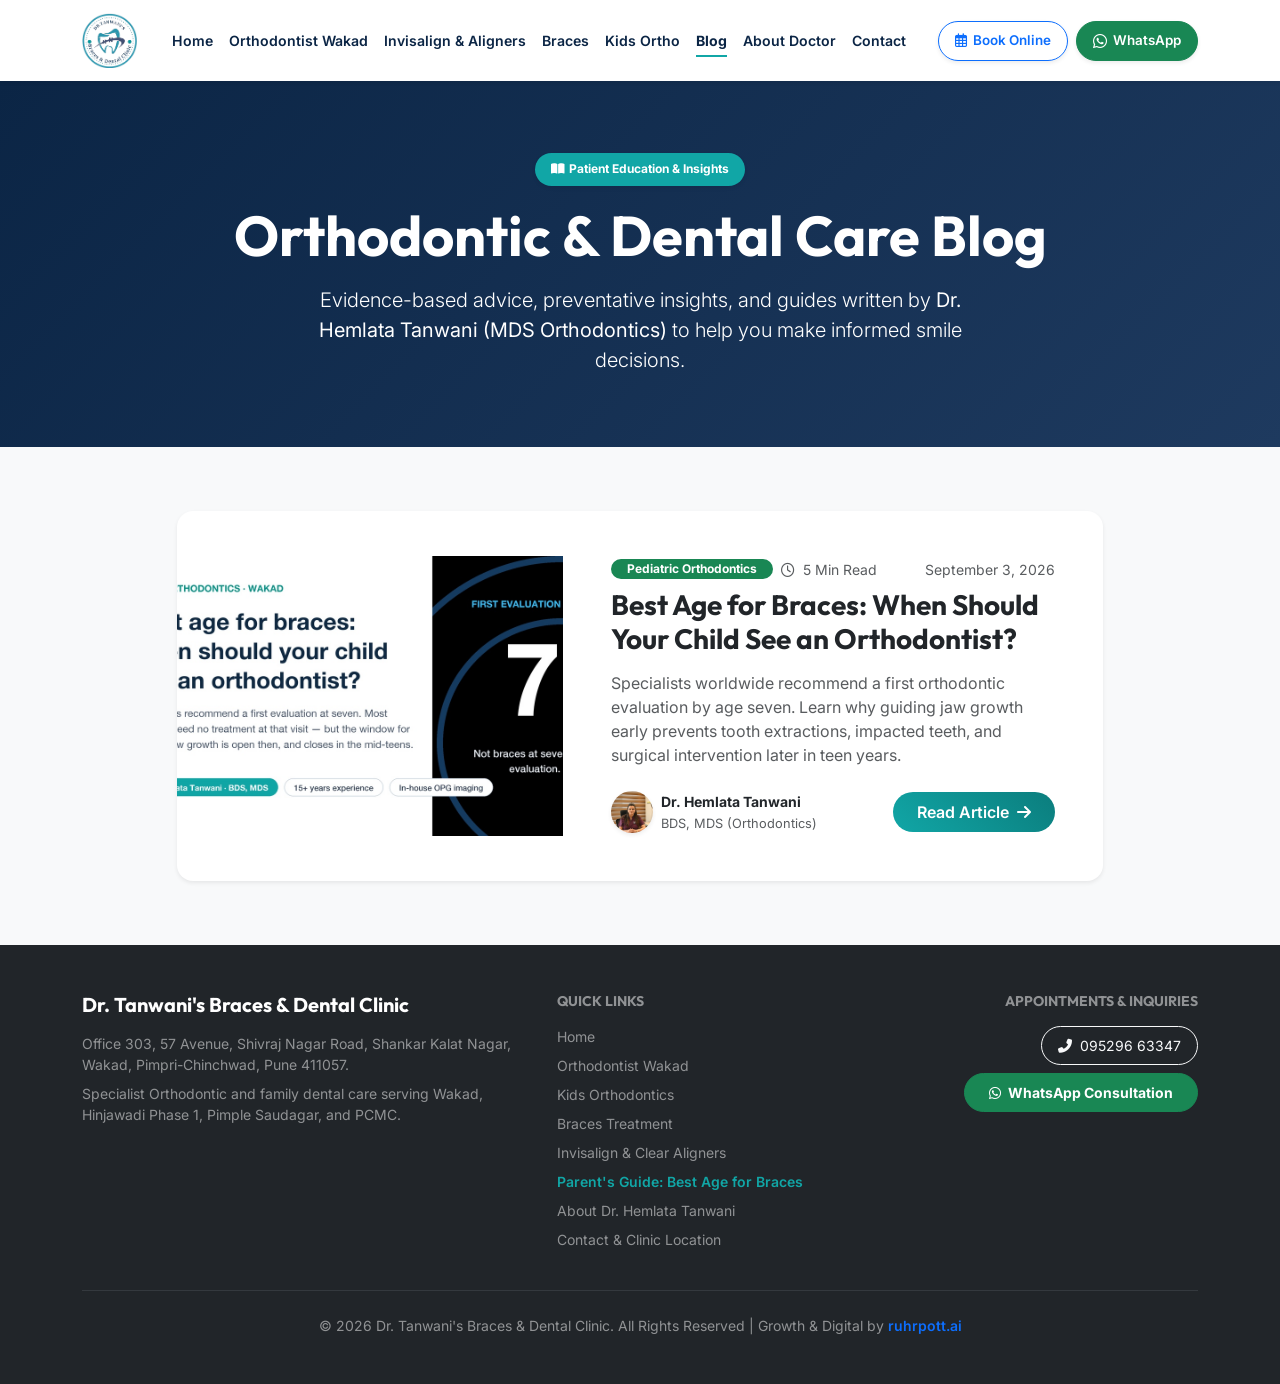
<file: blog/index.html>
<!DOCTYPE html>
<html lang="en">
<head>
    <meta charset="UTF-8">
    <meta name="viewport" content="width=device-width, initial-scale=1.0">
    <title>Orthodontic & Dental Care Blog | Dr. Tanwani Clinic Wakad Pune</title>
    <meta name="description" content="Read expert orthodontic and dental health guides by Dr. Hemlata Tanwani (BDS, MDS Orthodontics). Clear advice on kids braces, aligners, and smile correction.">
    <meta name="keywords" content="Orthodontist blog Pune, kids braces Wakad blog, dental clinic guides Wakad, Dr Hemlata Tanwani articles">
    <link rel="canonical" href="https://drtanwanidentalwakad.com/blog/" />

    <!-- Open Graph -->
    <meta property="og:type" content="website" />
    <meta property="og:title" content="Orthodontic & Dental Care Blog | Dr. Tanwani Clinic Wakad" />
    <meta property="og:description" content="Read expert orthodontic and dental health guides by Dr. Hemlata Tanwani (BDS, MDS Orthodontics)." />
    <meta property="og:url" content="https://drtanwanidentalwakad.com/blog/" />
    <meta property="og:image" content="https://drtanwanidentalwakad.com/images/best-age-for-braces-cover.jpg" />

    <!-- Google Fonts -->
    <link href="https://fonts.googleapis.com/css2?family=Outfit:wght@300;400;500;600;700;800&family=Inter:wght@400;500;600;700&display=swap" rel="stylesheet">
    <!-- Bootstrap CSS -->
    <link href="https://cdn.jsdelivr.net/npm/bootstrap@5.3.2/dist/css/bootstrap.min.css" rel="stylesheet">
    <!-- FontAwesome for Icons -->
    <link rel="stylesheet" href="https://cdnjs.cloudflare.com/ajax/libs/font-awesome/6.4.2/css/all.min.css">
    <link rel="shortcut icon" href="../images/logo.png" type="image/x-icon">
    <!-- Custom Styles -->
    <link rel="stylesheet" href="../css/style.css">

    <!-- Google tag (gtag.js) - Google Analytics 4 & Ads -->
    <script async src="https://www.googletagmanager.com/gtag/js?id=G-JWWRQ5QRRL"></script>
    <script>
      window.dataLayer = window.dataLayer || [];
      function gtag(){dataLayer.push(arguments);}
      gtag('js', new Date());

      gtag('config', 'G-JWWRQ5QRRL');
      gtag('config', 'AW-18188409181');
    </script>
</head>
<body>

    <!-- Navbar -->
    <nav class="navbar navbar-expand-lg sticky-top bg-white shadow-sm py-2" id="mainNavbar">
        <div class="container align-items-center">
            <a class="navbar-brand d-flex align-items-center" href="../index.html">
                <img src="../images/logo.png" alt="Dr. Tanwani's Dental Clinic Logo" class="nav-logo" style="height: 65px; width: auto; object-fit: contain;">
            </a>
            <button class="navbar-toggler border-0" type="button" data-bs-toggle="collapse" data-bs-target="#navContent" aria-label="Toggle navigation">
                <span class="navbar-toggler-icon"></span>
            </button>
            <div class="collapse navbar-collapse" id="navContent">
                <ul class="navbar-nav ms-auto me-lg-4 mb-3 mb-lg-0">
                    <li class="nav-item"><a class="nav-link fw-semibold" href="../index.html">Home</a></li>
                    <li class="nav-item"><a class="nav-link fw-semibold" href="../orthodontist-wakad.html">Orthodontist Wakad</a></li>
                    <li class="nav-item"><a class="nav-link fw-semibold" href="../invisalign-wakad.html">Invisalign & Aligners</a></li>
                    <li class="nav-item"><a class="nav-link fw-semibold" href="../braces-wakad.html">Braces</a></li>
                    <li class="nav-item"><a class="nav-link fw-semibold" href="../kids-braces-wakad.html">Kids Ortho</a></li>
                    <li class="nav-item"><a class="nav-link active fw-bold text-primary" href="index.html">Blog</a></li>
                    <li class="nav-item"><a class="nav-link fw-semibold" href="../about-dr-hemlata-tanwani.html">About Doctor</a></li>
                    <li class="nav-item"><a class="nav-link fw-semibold" href="../contact.html">Contact</a></li>
                </ul>
                <div class="navbar-cta-group">
                    <a href="https://calendar.app.google/6RNPPZvzEvNgRtZr6" target="_blank" class="btn btn-outline-primary fw-semibold shadow-sm">
                        <i class="far fa-calendar-alt"></i> Book Online
                    </a>
                    <a href="https://wa.me/919529663347?text=Hi%20Dr.%20Tanwani,%20I'd%20like%20to%20book%20a%20consultation." target="_blank" class="btn btn-success fw-semibold shadow-sm">
                        <i class="fab fa-whatsapp fs-6"></i> WhatsApp
                    </a>
                </div>
            </div>
        </div>
    </nav>

    <!-- Header / Hero -->
    <header class="py-5 text-white" style="background: linear-gradient(135deg, #0b2545 0%, #1e3a5f 100%);">
        <div class="container py-4 text-center">
            <span class="badge bg-primary-accent text-white px-3 py-2 rounded-pill fw-bold mb-3 shadow-sm">
                <i class="fas fa-book-open me-1"></i> Patient Education & Insights
            </span>
            <h1 class="display-4 fw-bold mb-3">Orthodontic & Dental Care Blog</h1>
            <p class="lead opacity-90 max-w-700 mx-auto mb-0" style="max-width: 650px;">
                Evidence-based advice, preventative insights, and guides written by <strong>Dr. Hemlata Tanwani (MDS Orthodontics)</strong> to help you make informed smile decisions.
            </p>
        </div>
    </header>

    <!-- Articles Grid -->
    <main class="py-5 bg-light">
        <div class="container py-3">
            <div class="row g-4 justify-content-center">
                
                <!-- Article 1: Best Age for Braces -->
                <div class="col-lg-10">
                    <div class="card border-0 rounded-4 shadow-sm overflow-hidden bg-white hover-lift">
                        <div class="row g-0 align-items-center">
                            <div class="col-md-5">
                                <a href="best-age-for-braces-kids-wakad.html">
                                    <img src="../images/best-age-for-braces-cover.jpg" alt="Best Age for Braces - Dr. Tanwani Clinic Wakad" class="img-fluid w-100 h-100 object-fit-cover" style="min-height: 280px; max-height: 360px;">
                                </a>
                            </div>
                            <div class="col-md-7 p-4 p-lg-5">
                                <div class="d-flex flex-wrap align-items-center gap-2 mb-2">
                                    <span class="badge bg-success px-3 py-1 rounded-pill small fw-bold">Pediatric Orthodontics</span>
                                    <span class="text-muted small"><i class="far fa-clock me-1"></i> 5 Min Read</span>
                                    <span class="text-muted small ms-auto">September 3, 2026</span>
                                </div>
                                <h3 class="fw-bold text-dark mb-3">
                                    <a href="best-age-for-braces-kids-wakad.html" class="text-decoration-none text-dark hover-accent">
                                        Best Age for Braces: When Should Your Child See an Orthodontist?
                                    </a>
                                </h3>
                                <p class="text-muted mb-4">
                                    Specialists worldwide recommend a first orthodontic evaluation by age seven. Learn why guiding jaw growth early prevents tooth extractions, impacted teeth, and surgical intervention later in teen years.
                                </p>
                                <div class="d-flex align-items-center justify-content-between flex-wrap gap-3">
                                    <div class="d-flex align-items-center gap-2">
                                        <img src="../images/aboutdrimage.JPG" alt="Dr. Hemlata Tanwani" class="rounded-circle shadow-sm" style="width: 42px; height: 42px; object-fit: cover;">
                                        <div class="small">
                                            <span class="fw-bold text-dark d-block">Dr. Hemlata Tanwani</span>
                                            <span class="text-muted" style="font-size: 0.8rem;">BDS, MDS (Orthodontics)</span>
                                        </div>
                                    </div>
                                    <a href="best-age-for-braces-kids-wakad.html" class="btn btn-primary-gradient rounded-pill px-4 py-2 fw-semibold">
                                        Read Article <i class="fas fa-arrow-right ms-1"></i>
                                    </a>
                                </div>
                            </div>
                        </div>
                    </div>
                </div>

            </div>
        </div>
    </main>

    <!-- Footer -->
    <footer class="bg-dark text-white py-5">
        <div class="container">
            <div class="row g-4">
                <div class="col-lg-5">
                    <h5 class="fw-bold mb-3">Dr. Tanwani's Braces & Dental Clinic</h5>
                    <p class="text-white-50 small mb-2">Office 303, 57 Avenue, Shivraj Nagar Road, Shankar Kalat Nagar, Wakad, Pimpri-Chinchwad, Pune 411057.</p>
                    <p class="text-white-50 small">Specialist Orthodontic and family dental care serving Wakad, Hinjawadi Phase 1, Pimple Saudagar, and PCMC.</p>
                </div>
                <div class="col-lg-3">
                    <h6 class="fw-bold text-uppercase text-white-50 small mb-3">Quick Links</h6>
                    <ul class="list-unstyled small d-grid gap-2">
                        <li><a href="../index.html" class="text-white-50 text-decoration-none hover-white">Home</a></li>
                        <li><a href="../orthodontist-wakad.html" class="text-white-50 text-decoration-none hover-white">Orthodontist Wakad</a></li>
                        <li><a href="../kids-braces-wakad.html" class="text-white-50 text-decoration-none hover-white">Kids Orthodontics</a></li>
                        <li><a href="../braces-wakad.html" class="text-white-50 text-decoration-none hover-white">Braces Treatment</a></li>
                        <li><a href="../invisalign-wakad.html" class="text-white-50 text-decoration-none hover-white">Invisalign & Clear Aligners</a></li>
                        <li><a href="best-age-for-braces-kids-wakad.html" class="text-primary-accent text-decoration-none fw-semibold">Parent's Guide: Best Age for Braces</a></li>
                        <li><a href="../about-dr-hemlata-tanwani.html" class="text-white-50 text-decoration-none hover-white">About Dr. Hemlata Tanwani</a></li>
                        <li><a href="../contact.html" class="text-white-50 text-decoration-none hover-white">Contact & Clinic Location</a></li>
                    </ul>
                </div>
                <div class="col-lg-4 text-lg-end">
                    <h6 class="fw-bold text-uppercase text-white-50 small mb-3">Appointments & Inquiries</h6>
                    <a href="tel:09529663347" class="btn btn-outline-light btn-sm rounded-pill px-3 py-2 mb-2 d-inline-block">
                        <i class="fas fa-phone-alt me-1"></i> 095296 63347
                    </a>
                    <br>
                    <a href="https://wa.me/919529663347?text=Hi%20Dr.%20Tanwani,%20I'd%20like%20to%20schedule%20an%20evaluation." target="_blank" class="btn btn-success btn-sm rounded-pill px-4 py-2 fw-bold d-inline-block">
                        <i class="fab fa-whatsapp me-1"></i> WhatsApp Consultation
                    </a>
                </div>
            </div>
            <hr class="border-secondary my-4">
            <div class="text-center text-white-50 small">
                © 2026 Dr. Tanwani's Braces & Dental Clinic. All Rights Reserved | Growth & Digital by <a href="https://ruhrpott.ai" target="_blank" class="text-primary text-decoration-none fw-semibold">ruhrpott.ai</a>
            </div>
        </div>
    </footer>

    <!-- Bootstrap JS Bundle -->
    <script src="https://cdn.jsdelivr.net/npm/bootstrap@5.3.2/dist/js/bootstrap.bundle.min.js"></script>
    <!-- Clinic Analytics -->
    <script src="../js/analytics.js"></script>
</body>
</html>
</file>
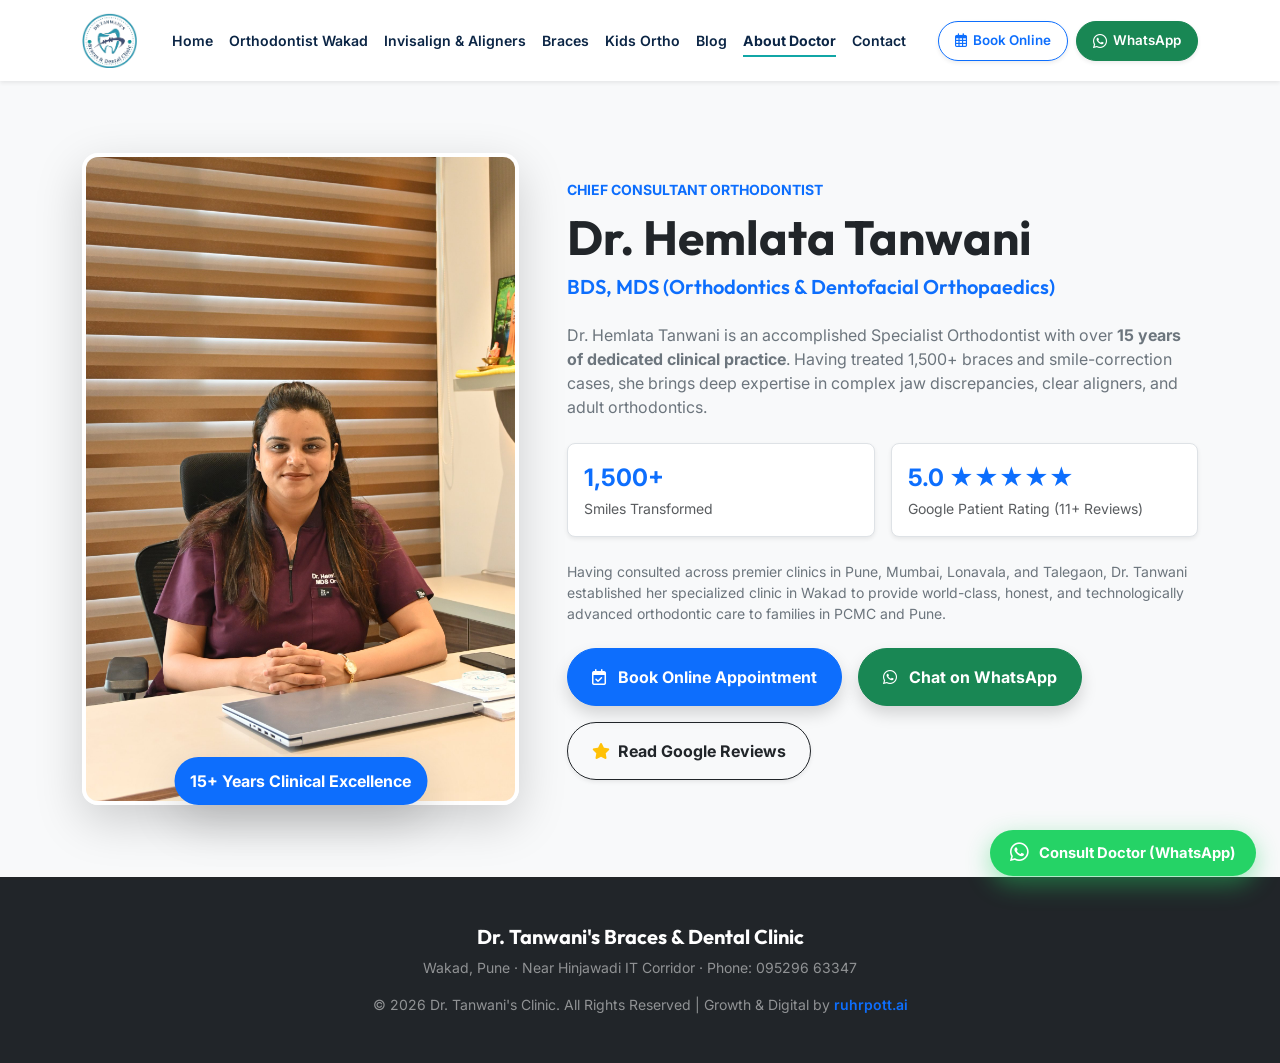
<file: about-dr-hemlata-tanwani.html>
<!DOCTYPE html>
<html lang="en">
<head>
    <meta charset="UTF-8">
    <meta name="viewport" content="width=device-width, initial-scale=1.0">
    <title>About Dr. Hemlata Tanwani | BDS, MDS Orthodontics (15+ Yrs Exp) Wakad Pune</title>
    <meta name="description" content="Meet Dr. Hemlata Tanwani (BDS, MDS Orthodontics & Dentofacial Orthopaedics). 15+ years of clinical excellence in braces, clear aligners & smile design in Wakad, Pune.">
    <meta name="keywords" content="Dr Hemlata Tanwani, Orthodontist Wakad Pune, MDS Orthodontist Wakad, Dr Tanwani Dental Clinic, Best Dentist Wakad">
    <link rel="canonical" href="https://drtanwanidentalwakad.com/about-dr-hemlata-tanwani.html" />

    <link href="https://fonts.googleapis.com/css2?family=Outfit:wght@300;400;500;600;700;800&family=Inter:wght@400;500;600&display=swap" rel="stylesheet">
    <link href="https://cdn.jsdelivr.net/npm/bootstrap@5.3.2/dist/css/bootstrap.min.css" rel="stylesheet">
    <link rel="stylesheet" href="https://cdnjs.cloudflare.com/ajax/libs/font-awesome/6.4.2/css/all.min.css">
    <link rel="shortcut icon" href="images/logo.png" type="image/x-icon">
    <link rel="stylesheet" href="css/style.css">

    <!-- Google tag (gtag.js) - Google Analytics 4 & Ads -->
    <script async src="https://www.googletagmanager.com/gtag/js?id=G-JWWRQ5QRRL"></script>
    <script>
      window.dataLayer = window.dataLayer || [];
      function gtag(){dataLayer.push(arguments);}
      gtag('js', new Date());

      gtag('config', 'G-JWWRQ5QRRL');
      gtag('config', 'AW-18188409181');
    </script>
</head>
<body>

    <!-- Navbar -->
    <nav class="navbar navbar-expand-lg sticky-top bg-white shadow-sm py-2" id="mainNavbar">
        <div class="container align-items-center">
            <a class="navbar-brand d-flex align-items-center" href="index.html">
                <img src="images/logo.png" alt="Dr. Tanwani's Dental Clinic Logo" class="nav-logo" style="height: 65px; width: auto; object-fit: contain;">
            </a>
            <button class="navbar-toggler border-0" type="button" data-bs-toggle="collapse" data-bs-target="#navContent">
                <span class="navbar-toggler-icon"></span>
            </button>
            <div class="collapse navbar-collapse" id="navContent">
                <ul class="navbar-nav ms-auto me-lg-4 mb-3 mb-lg-0">
                    <li class="nav-item"><a class="nav-link fw-semibold" href="index.html">Home</a></li>
                    <li class="nav-item"><a class="nav-link fw-semibold" href="orthodontist-wakad.html">Orthodontist Wakad</a></li>
                    <li class="nav-item"><a class="nav-link fw-semibold" href="invisalign-wakad.html">Invisalign & Aligners</a></li>
                    <li class="nav-item"><a class="nav-link fw-semibold" href="braces-wakad.html">Braces</a></li>
                    <li class="nav-item"><a class="nav-link fw-semibold" href="kids-braces-wakad.html">Kids Ortho</a></li>
                    <li class="nav-item"><a class="nav-link fw-semibold" href="blog/">Blog</a></li>
                    <li class="nav-item"><a class="nav-link active fw-bold text-primary" href="about-dr-hemlata-tanwani.html">About Doctor</a></li>
                    <li class="nav-item"><a class="nav-link fw-semibold" href="contact.html">Contact</a></li>
                </ul>
                <div class="navbar-cta-group">
                    <a href="https://calendar.app.google/6RNPPZvzEvNgRtZr6" target="_blank" class="btn btn-outline-primary fw-semibold shadow-sm">
                        <i class="far fa-calendar-alt"></i> Book Online
                    </a>
                    <a href="https://wa.me/919529663347?text=Hi%20Dr.%20Tanwani,%20I'd%20like%20to%20book%20a%20consultation." target="_blank" class="btn btn-success fw-semibold shadow-sm">
                        <i class="fab fa-whatsapp fs-6"></i> WhatsApp
                    </a>
                </div>
            </div>
        </div>
    </nav>

    <!-- Bio Section -->
    <section class="py-5 bg-light">
        <div class="container py-4">
            <div class="row align-items-center g-5">
                <div class="col-lg-5 text-center">
                    <div class="position-relative d-inline-block">
                        <img src="images/aboutdrimage.JPG" alt="Dr. Hemlata Tanwani MDS" class="img-fluid rounded-4 shadow-lg border border-4 border-white w-100 object-fit-cover">
                        <div class="badge bg-primary text-white p-3 rounded-pill position-absolute bottom-0 start-50 translate-middle-x mb-n3 shadow-lg fs-6">
                            15+ Years Clinical Excellence
                        </div>
                    </div>
                </div>
                <div class="col-lg-7">
                    <span class="text-primary fw-bold text-uppercase small">Chief Consultant Orthodontist</span>
                    <h1 class="display-5 fw-bold mt-2 mb-2 text-dark">Dr. Hemlata Tanwani</h1>
                    <h5 class="text-primary fw-semibold mb-4">BDS, MDS (Orthodontics & Dentofacial Orthopaedics)</h5>

                    <p class="text-secondary leading-relaxed mb-4">
                        Dr. Hemlata Tanwani is an accomplished Specialist Orthodontist with over <strong>15 years of dedicated clinical practice</strong>. Having treated 1,500+ braces and smile-correction cases, she brings deep expertise in complex jaw discrepancies, clear aligners, and adult orthodontics.
                    </p>

                    <div class="row g-3 mb-4">
                        <div class="col-sm-6">
                            <div class="p-3 rounded-3 bg-white border shadow-sm">
                                <div class="fs-4 fw-bold text-primary">1,500+</div>
                                <span class="text-muted small">Smiles Transformed</span>
                            </div>
                        </div>
                        <div class="col-sm-6">
                            <a href="https://maps.app.goo.gl/yPBz96urhMoBcxhz8" target="_blank" class="text-decoration-none">
                                <div class="p-3 rounded-3 bg-white border shadow-sm hover-shadow transition">
                                    <div class="fs-4 fw-bold text-primary">5.0 ★★★★★</div>
                                    <span class="text-muted small">Google Patient Rating (11+ Reviews)</span>
                                </div>
                            </a>
                        </div>
                    </div>

                    <p class="text-secondary small mb-4">
                        Having consulted across premier clinics in Pune, Mumbai, Lonavala, and Talegaon, Dr. Tanwani established her specialized clinic in Wakad to provide world-class, honest, and technologically advanced orthodontic care to families in PCMC and Pune.
                    </p>

                    <div class="d-flex flex-wrap gap-3">
                        <a href="https://calendar.app.google/6RNPPZvzEvNgRtZr6" target="_blank" class="btn btn-primary px-4 py-3 rounded-pill fw-bold shadow">
                            <i class="far fa-calendar-check me-2"></i> Book Online Appointment
                        </a>
                        <a href="https://wa.me/919529663347?text=Hi%20Dr.%20Tanwani,%20I'd%20like%20to%20book%20a%20consultation%20with%20you." target="_blank" class="btn btn-success px-4 py-3 rounded-pill fw-bold shadow">
                            <i class="fab fa-whatsapp me-2"></i> Chat on WhatsApp
                        </a>
                        <a href="https://maps.app.goo.gl/yPBz96urhMoBcxhz8" target="_blank" class="btn btn-outline-dark px-4 py-3 rounded-pill fw-bold shadow-sm">
                            <i class="fas fa-star text-warning me-1"></i> Read Google Reviews
                        </a>
                    </div>
                </div>
            </div>
        </div>
    </section>

    <!-- Footer -->
    <footer class="bg-dark text-white py-5">
        <div class="container text-center">
            <h5 class="fw-bold mb-2">Dr. Tanwani's Braces & Dental Clinic</h5>
            <p class="text-white-50 small mb-3">Wakad, Pune · Near Hinjawadi IT Corridor · Phone: 095296 63347</p>
            <div class="text-white-50 small">© 2026 Dr. Tanwani's Clinic. All Rights Reserved | Growth & Digital by <a href="https://ruhrpott.ai" target="_blank" class="text-primary text-decoration-none fw-semibold">ruhrpott.ai</a></div>
        </div>
    </footer>

    <!-- Floating WhatsApp Lead Generator -->
    <a href="https://wa.me/919529663347?text=Hi%20Dr.%20Tanwani,%20I'd%20like%20to%20consult%20with%20you." target="_blank" class="floating-whatsapp-btn" aria-label="WhatsApp Consultation">
        <i class="fab fa-whatsapp"></i>
        <span>Consult Doctor <span class="d-mobile-hide">(WhatsApp)</span></span>
    </a>

    <script src="https://cdn.jsdelivr.net/npm/bootstrap@5.3.2/dist/js/bootstrap.bundle.min.js"></script>
    <script src="js/analytics.js"></script>
</body>
</html>
</file>
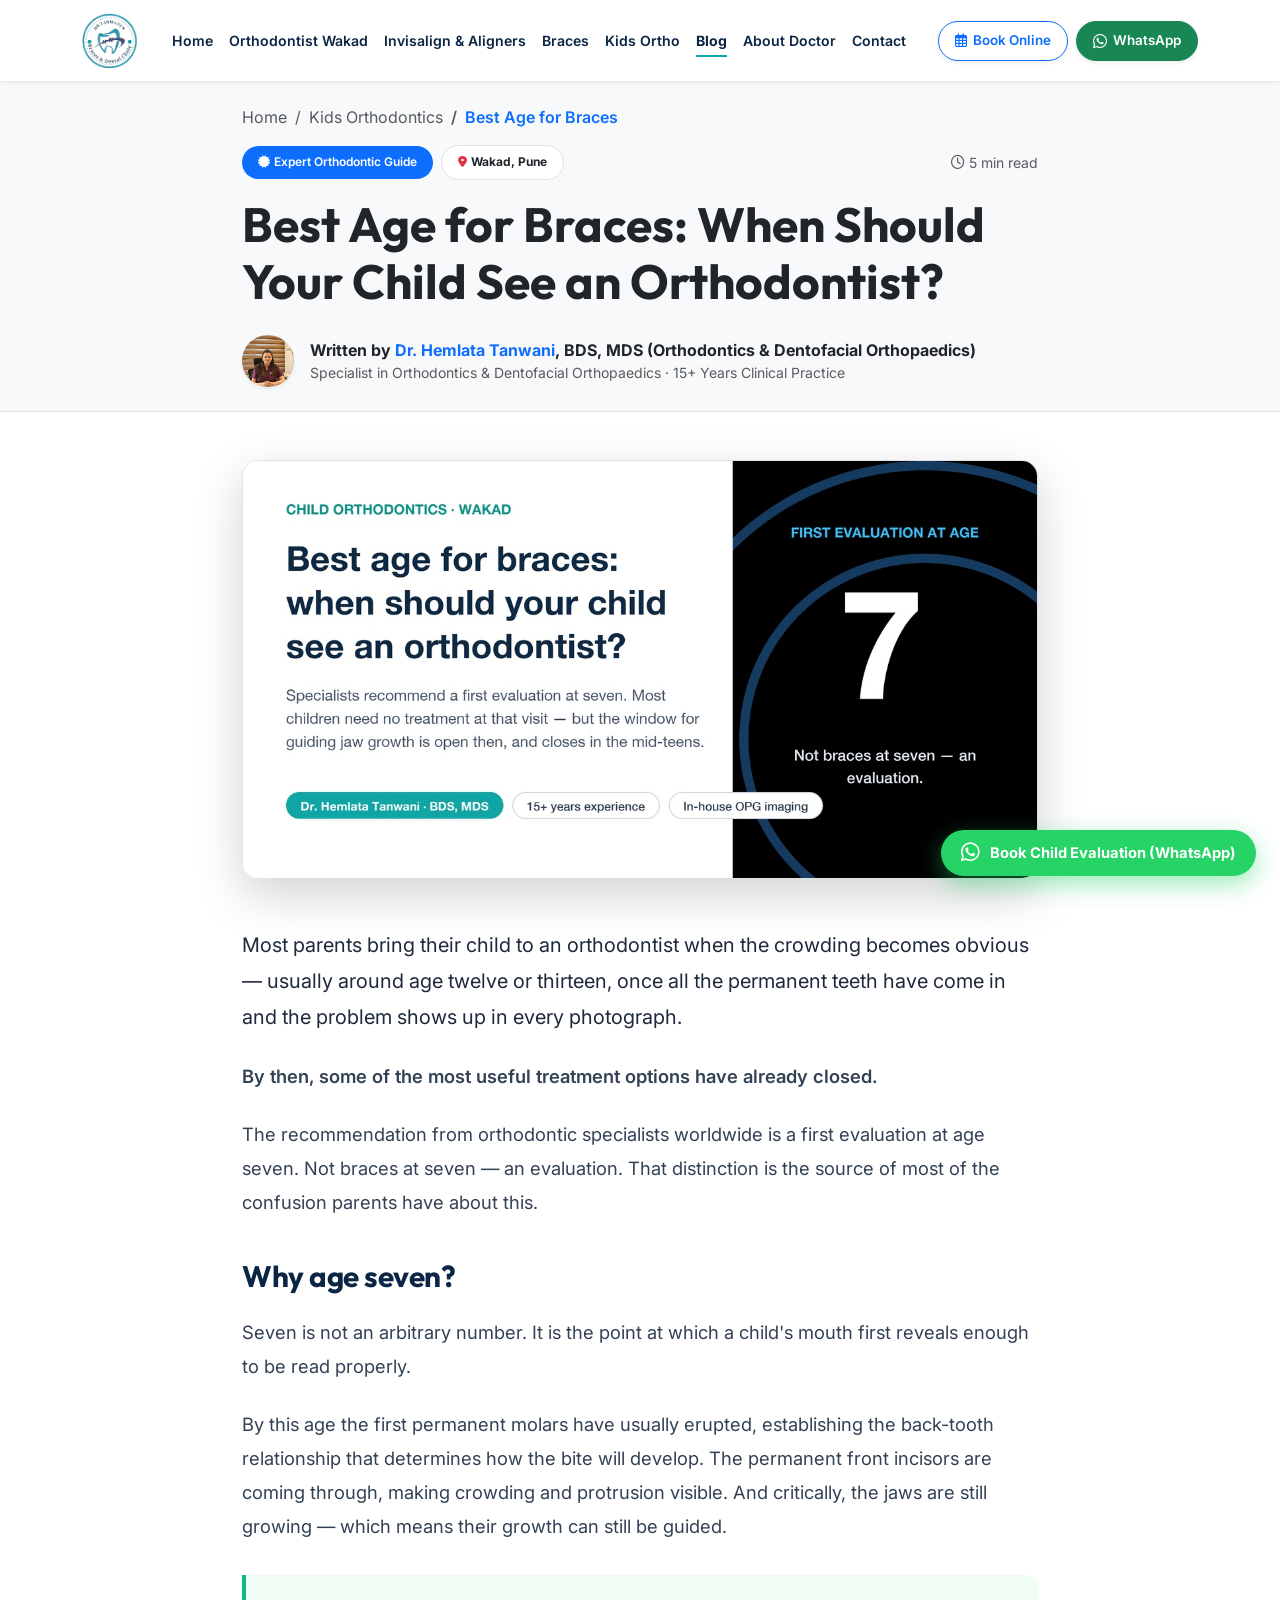
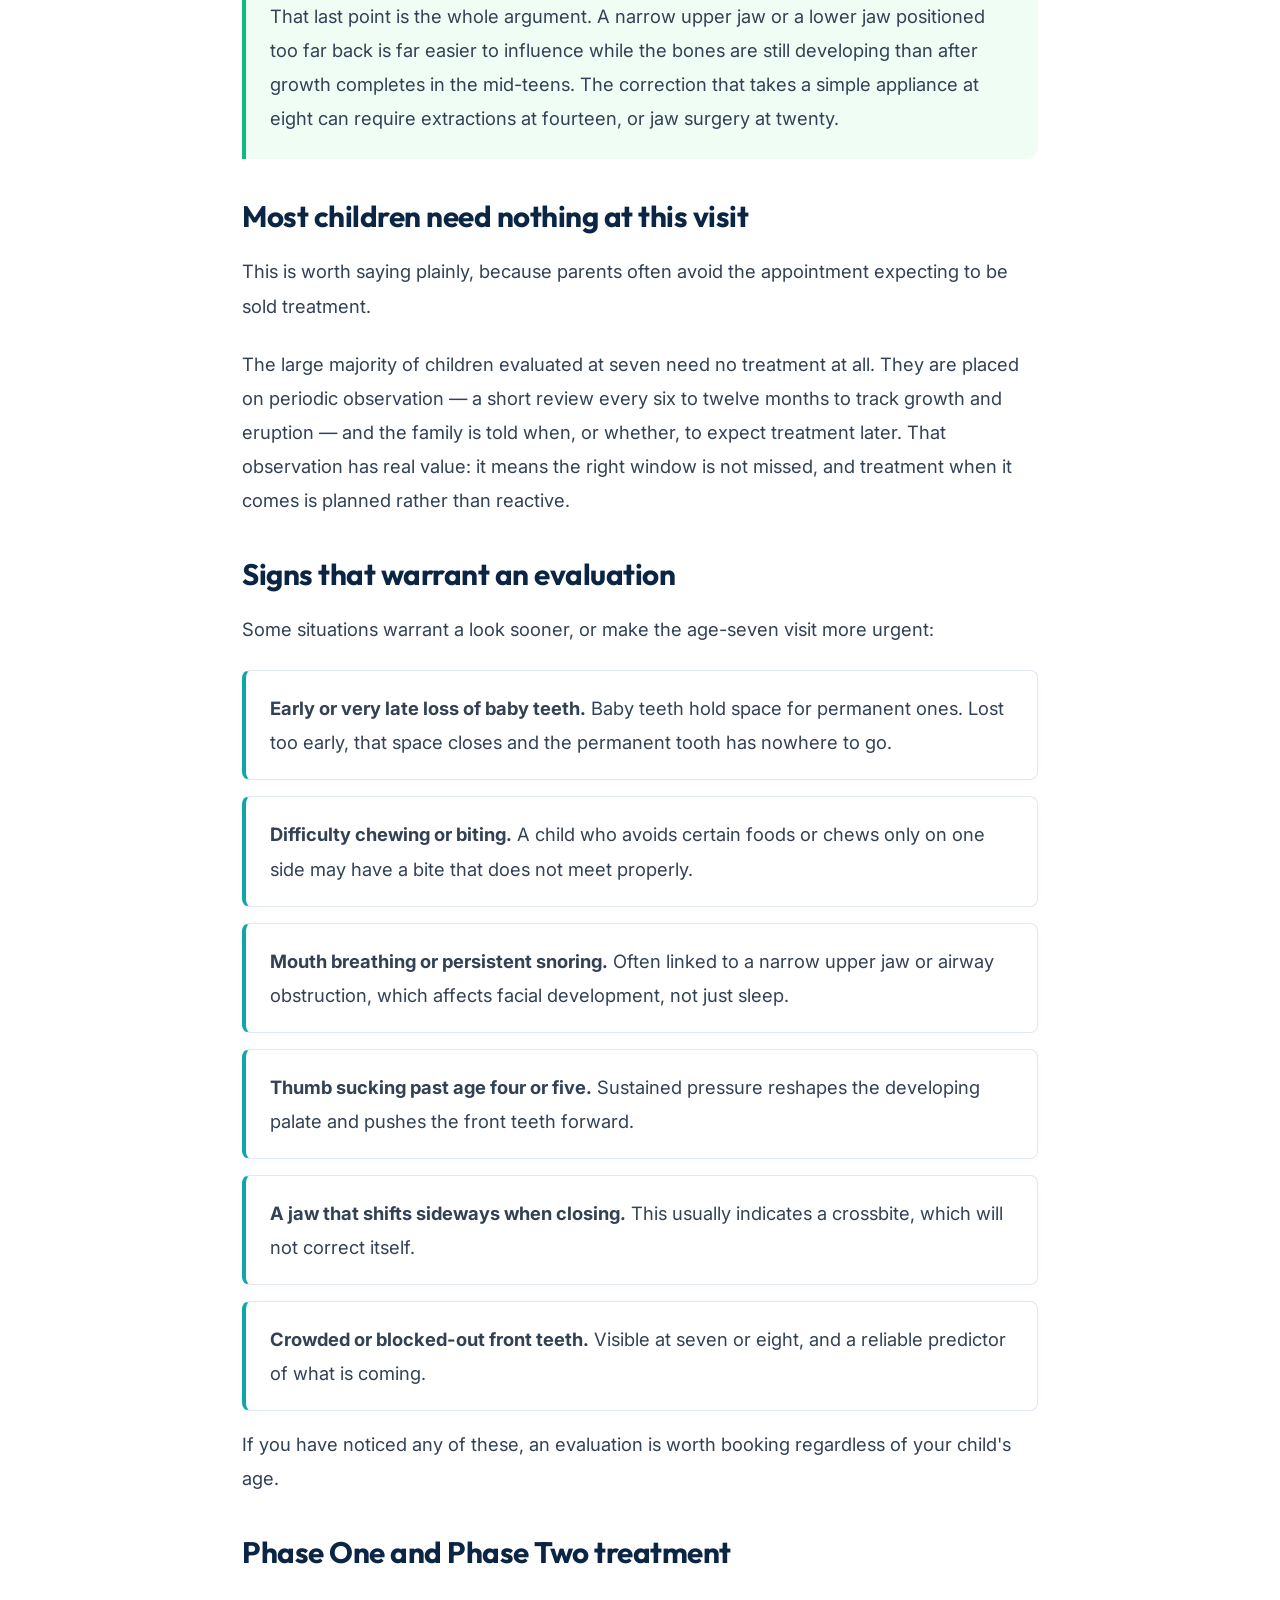
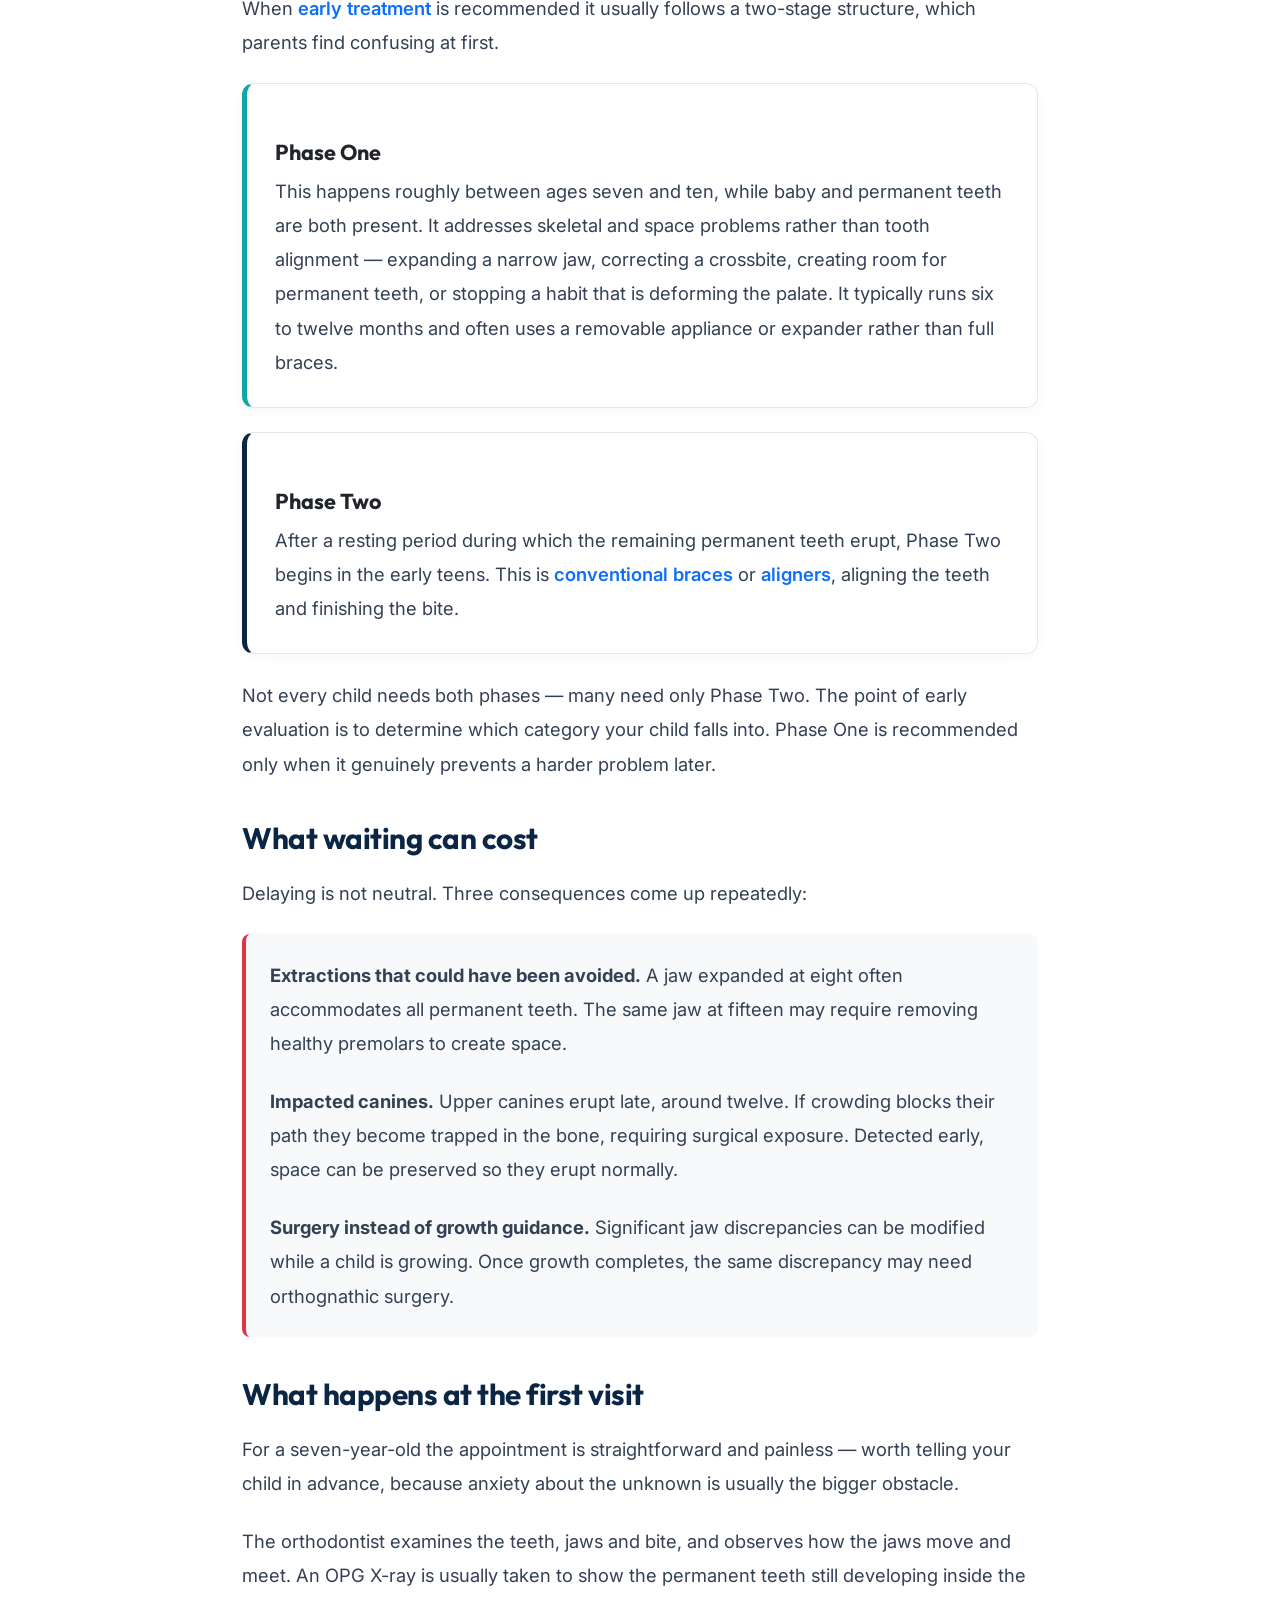
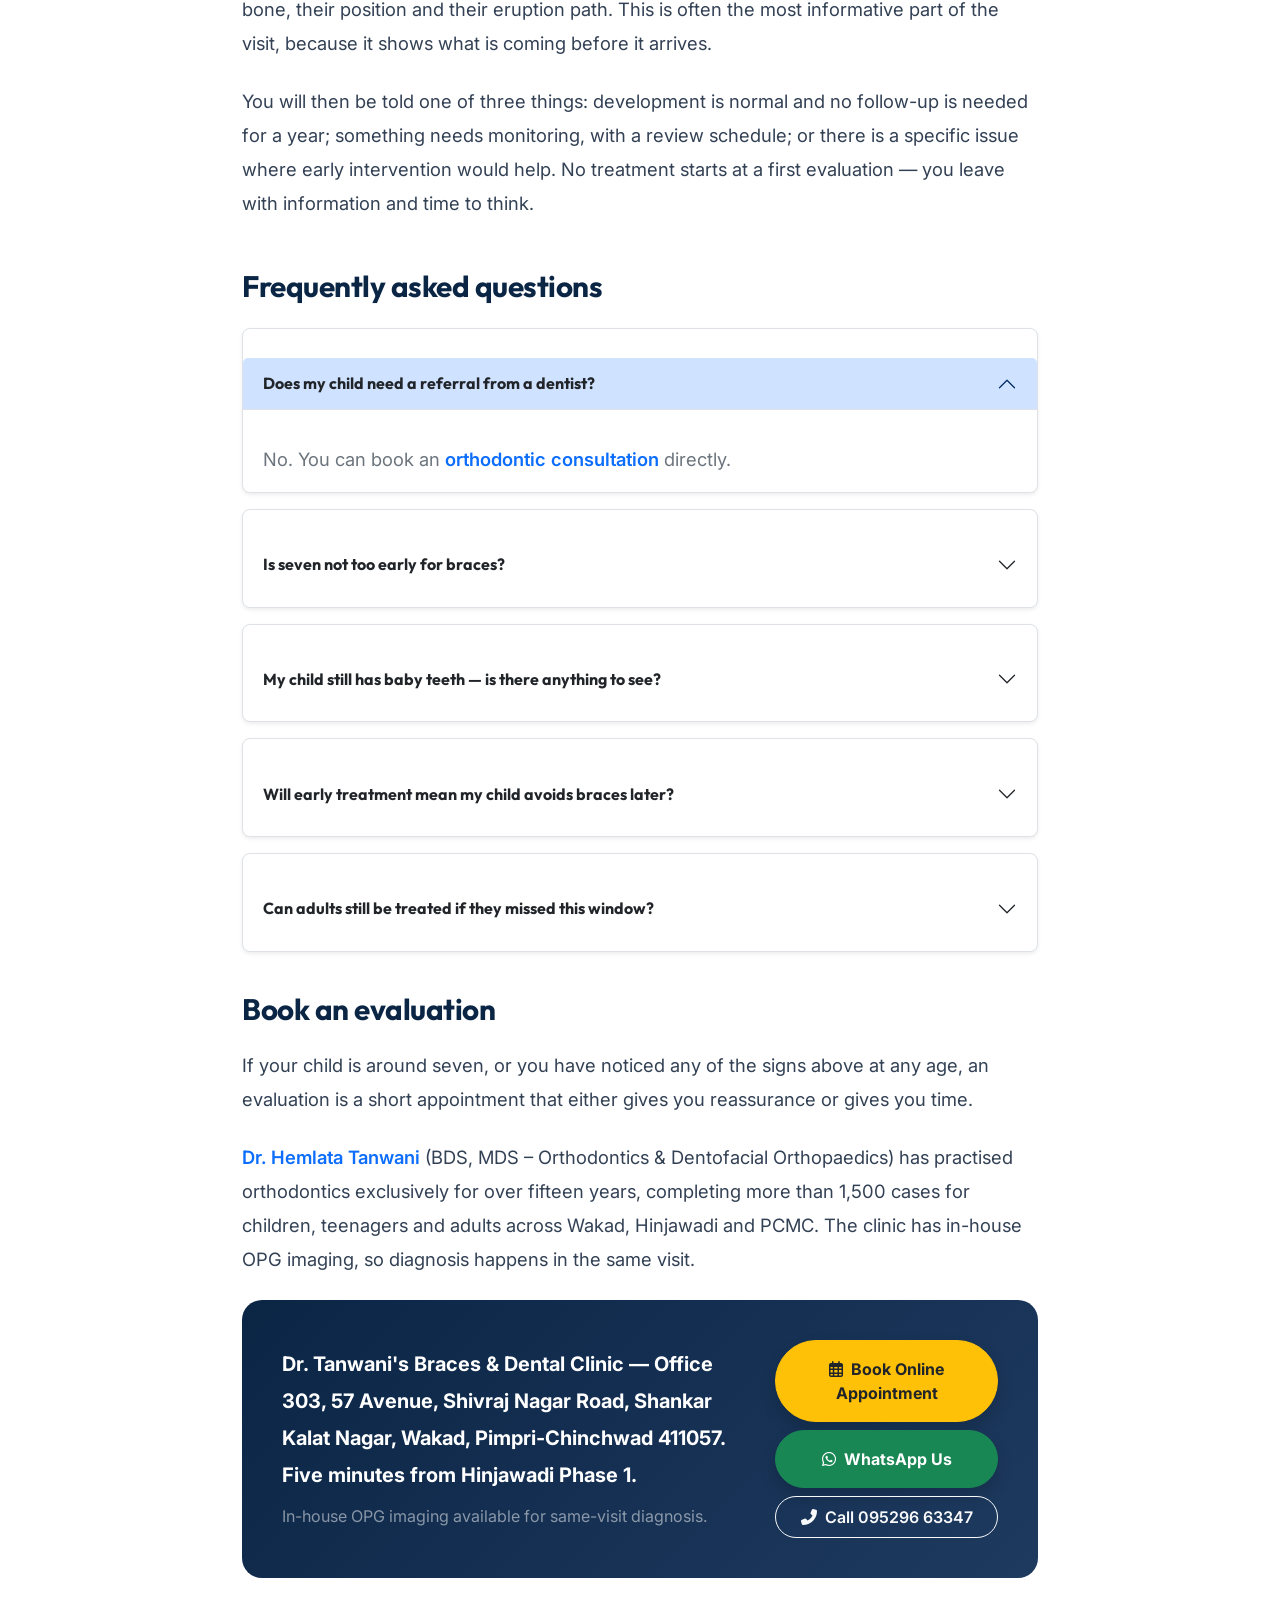
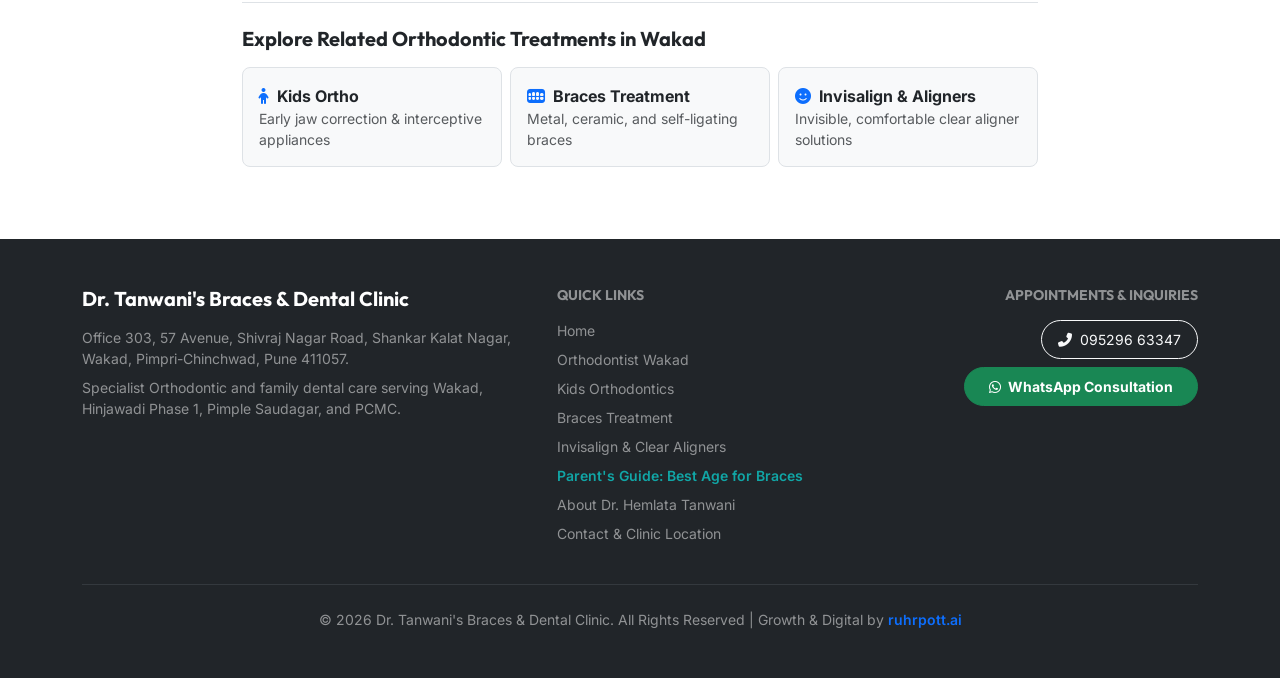
<file: best-age-for-braces.html>
<!DOCTYPE html>
<html lang="en">
<head>
    <meta charset="UTF-8">
    <meta http-equiv="refresh" content="0; url=blog/best-age-for-braces-kids-wakad.html">
    <link rel="canonical" href="https://drtanwanidentalwakad.com/blog/best-age-for-braces-kids-wakad.html" />
    <title>Redirecting to Best Age for Braces Guide...</title>
    <script>
        window.location.replace("blog/best-age-for-braces-kids-wakad.html");
    </script>
</head>
<body>
    <p>Redirecting to <a href="blog/best-age-for-braces-kids-wakad.html">Best Age for Braces: When Should Your Child See an Orthodontist?</a>...</p>
</body>
</html>
</file>
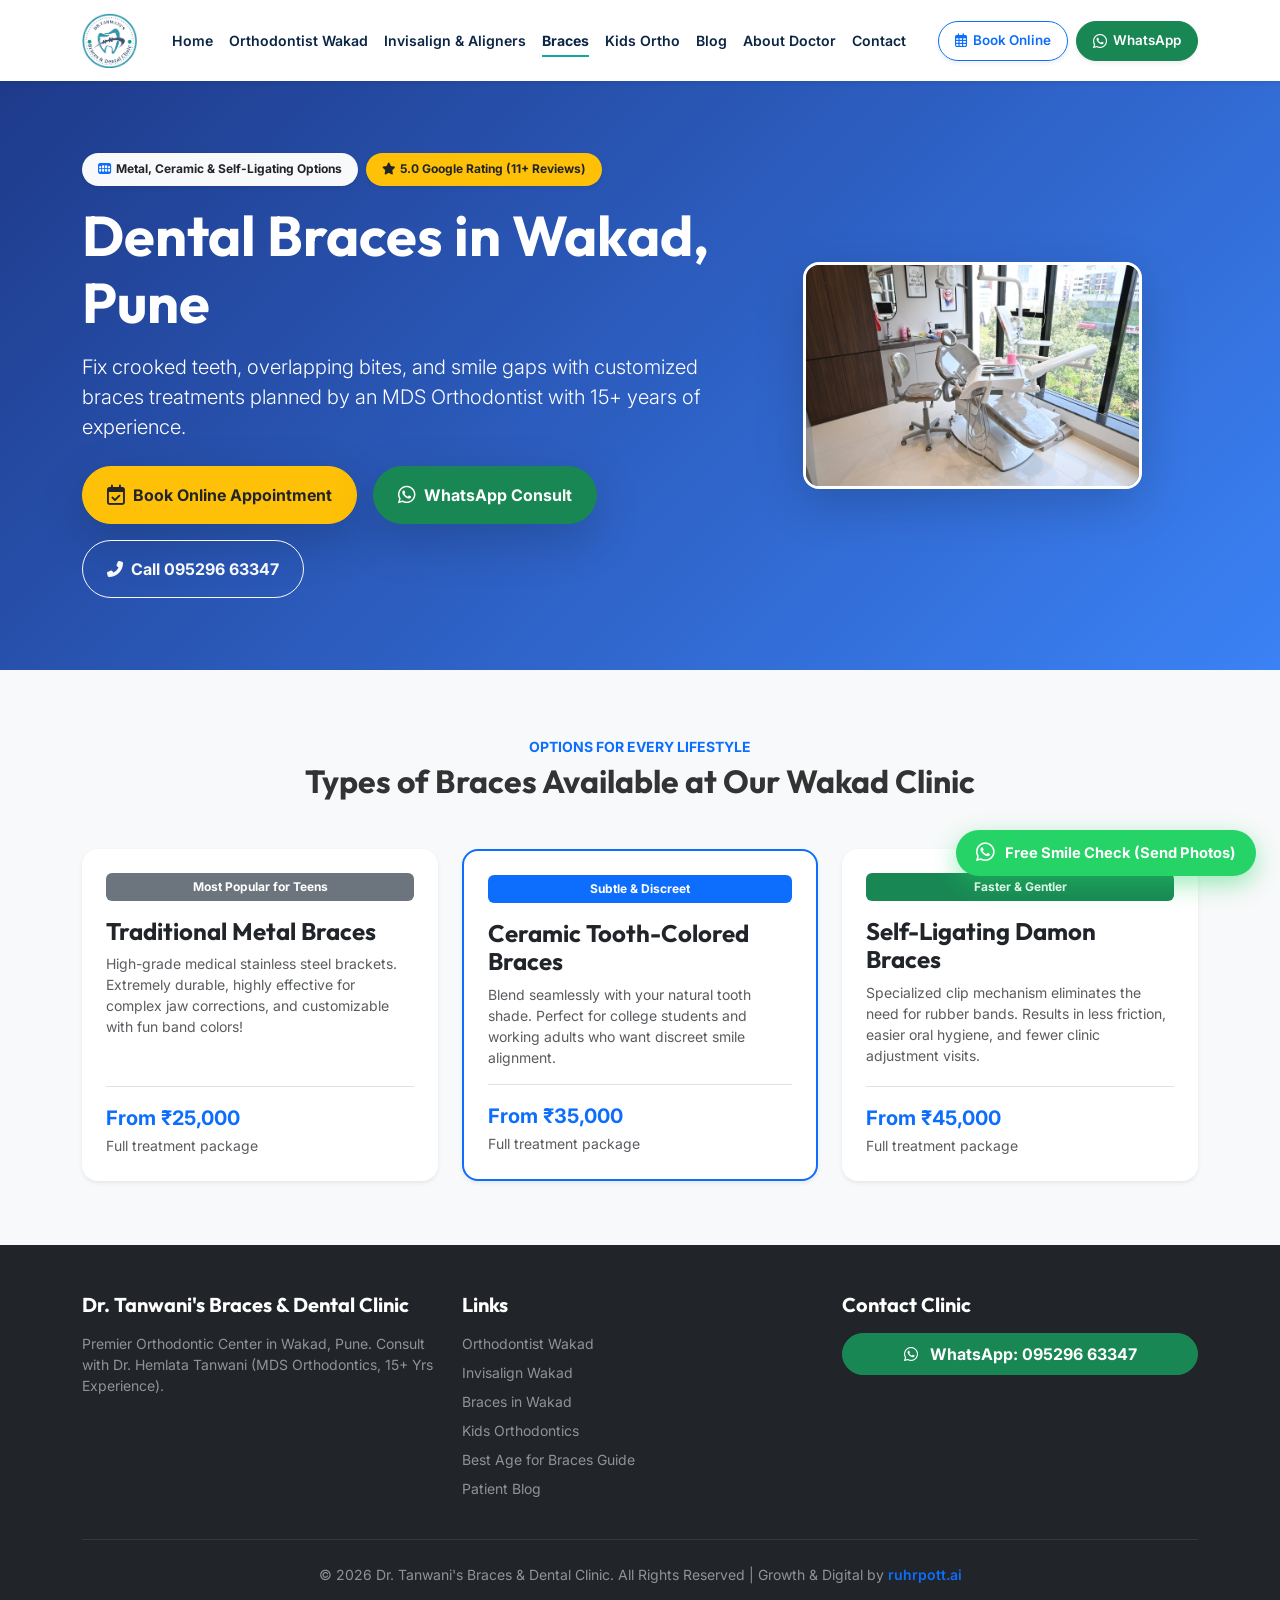
<file: braces-wakad.html>
<!DOCTYPE html>
<html lang="en">
<head>
    <meta charset="UTF-8">
    <meta name="viewport" content="width=device-width, initial-scale=1.0">
    <title>Dental Braces in Wakad, Pune | Metal, Ceramic & Self-Ligating Braces | Dr. Tanwani</title>
    <meta name="description" content="Affordable dental braces in Wakad, Pune. Specialized metal, tooth-colored ceramic & self-ligating braces by Dr. Hemlata Tanwani (MDS Orthodontics). Transparent pricing from ₹25,000.">
    <meta name="keywords" content="Braces in Wakad, Dental Braces Cost Pune, Ceramic Braces Wakad, Metal Braces Wakad Pune, Teeth Alignment Wakad, Dr Hemlata Tanwani">
    <link rel="canonical" href="https://drtanwanidentalwakad.com/braces-wakad.html" />

    <link href="https://fonts.googleapis.com/css2?family=Outfit:wght@300;400;500;600;700;800&family=Inter:wght@400;500;600&display=swap" rel="stylesheet">
    <link href="https://cdn.jsdelivr.net/npm/bootstrap@5.3.2/dist/css/bootstrap.min.css" rel="stylesheet">
    <link rel="stylesheet" href="https://cdnjs.cloudflare.com/ajax/libs/font-awesome/6.4.2/css/all.min.css">
    <link rel="shortcut icon" href="images/logo.png" type="image/x-icon">
    <link rel="stylesheet" href="css/style.css">

    <!-- Google tag (gtag.js) - Google Analytics 4 & Ads -->
    <script async src="https://www.googletagmanager.com/gtag/js?id=G-JWWRQ5QRRL"></script>
    <script>
      window.dataLayer = window.dataLayer || [];
      function gtag(){dataLayer.push(arguments);}
      gtag('js', new Date());

      gtag('config', 'G-JWWRQ5QRRL');
      gtag('config', 'AW-18188409181');
    </script>
</head>
<body>

    <!-- Navbar -->
    <nav class="navbar navbar-expand-lg sticky-top bg-white shadow-sm py-2" id="mainNavbar">
        <div class="container align-items-center">
            <a class="navbar-brand d-flex align-items-center" href="index.html">
                <img src="images/logo.png" alt="Dr. Tanwani's Dental Clinic Logo" class="nav-logo" style="height: 65px; width: auto; object-fit: contain;">
            </a>
            <button class="navbar-toggler border-0" type="button" data-bs-toggle="collapse" data-bs-target="#navContent">
                <span class="navbar-toggler-icon"></span>
            </button>
            <div class="collapse navbar-collapse" id="navContent">
                <ul class="navbar-nav ms-auto me-lg-4 mb-3 mb-lg-0">
                    <li class="nav-item"><a class="nav-link fw-semibold" href="index.html">Home</a></li>
                    <li class="nav-item"><a class="nav-link fw-semibold" href="orthodontist-wakad.html">Orthodontist Wakad</a></li>
                    <li class="nav-item"><a class="nav-link fw-semibold" href="invisalign-wakad.html">Invisalign & Aligners</a></li>
                    <li class="nav-item"><a class="nav-link active fw-bold text-primary" href="braces-wakad.html">Braces</a></li>
                    <li class="nav-item"><a class="nav-link fw-semibold" href="kids-braces-wakad.html">Kids Ortho</a></li>
                    <li class="nav-item"><a class="nav-link fw-semibold" href="blog/">Blog</a></li>
                    <li class="nav-item"><a class="nav-link fw-semibold" href="about-dr-hemlata-tanwani.html">About Doctor</a></li>
                    <li class="nav-item"><a class="nav-link fw-semibold" href="contact.html">Contact</a></li>
                </ul>
                <div class="navbar-cta-group">
                    <a href="https://calendar.app.google/6RNPPZvzEvNgRtZr6" target="_blank" class="btn btn-outline-primary fw-semibold shadow-sm">
                        <i class="far fa-calendar-alt"></i> Book Online
                    </a>
                    <a href="https://wa.me/919529663347?text=Hi%20Dr.%20Tanwani,%20I'd%20like%20to%20know%20about%20Braces%20options%20in%20Wakad." target="_blank" class="btn btn-success fw-semibold shadow-sm">
                        <i class="fab fa-whatsapp fs-6"></i> WhatsApp
                    </a>
                </div>
            </div>
        </div>
    </nav>

    <!-- Header -->
    <header class="py-5 text-white" style="background: linear-gradient(135deg, #1e3a8a 0%, #3b82f6 100%);">
        <div class="container py-4">
            <div class="row align-items-center g-4">
                <div class="col-lg-7">
                    <div class="d-flex flex-wrap gap-2 mb-3">
                        <span class="badge bg-light text-dark px-3 py-2 rounded-pill fw-bold shadow-sm">
                            <i class="fas fa-teeth text-primary me-1"></i> Metal, Ceramic & Self-Ligating Options
                        </span>
                        <span class="badge bg-warning text-dark px-3 py-2 rounded-pill fw-bold shadow-sm">
                            <i class="fas fa-star text-dark me-1"></i> 5.0 Google Rating (11+ Reviews)
                        </span>
                    </div>
                    <h1 class="display-4 fw-bold mb-3">Dental Braces in Wakad, Pune</h1>
                    <p class="lead opacity-90 mb-4">
                        Fix crooked teeth, overlapping bites, and smile gaps with customized braces treatments planned by an MDS Orthodontist with 15+ years of experience.
                    </p>
                    <div class="d-flex flex-wrap gap-3">
                        <a href="https://calendar.app.google/6RNPPZvzEvNgRtZr6" target="_blank" class="btn btn-warning px-4 py-3 rounded-pill fw-bold shadow-lg d-inline-flex align-items-center gap-2 text-dark">
                            <i class="far fa-calendar-check fs-5"></i> Book Online Appointment
                        </a>
                        <a href="https://wa.me/919529663347?text=Hi%20Dr.%20Tanwani,%20I'd%20like%20to%20book%20a%20Braces%20consultation%20in%20Wakad." target="_blank" class="btn btn-success px-4 py-3 rounded-pill fw-bold shadow-lg d-inline-flex align-items-center gap-2">
                            <i class="fab fa-whatsapp fs-5"></i> WhatsApp Consult
                        </a>
                        <a href="tel:09529663347" class="btn btn-outline-light px-4 py-3 rounded-pill fw-bold">
                            <i class="fas fa-phone-alt me-1"></i> Call 095296 63347
                        </a>
                    </div>
                </div>
                <div class="col-lg-5 text-center">
                    <img src="images/herooo.JPG" alt="Braces Treatment Wakad" class="img-fluid rounded-4 shadow-lg border border-3 border-white w-75 object-fit-cover">
                </div>
            </div>
        </div>
    </header>

    <!-- Types of Braces Comparison -->
    <section class="py-5 bg-light">
        <div class="container py-3">
            <div class="text-center max-w-700 mx-auto mb-5">
                <span class="text-primary fw-bold text-uppercase small">Options for Every Lifestyle</span>
                <h2 class="fw-bold mt-1">Types of Braces Available at Our Wakad Clinic</h2>
            </div>

            <div class="row g-4">
                <div class="col-md-4">
                    <div class="card p-4 rounded-4 border-0 shadow-sm h-100 bg-white">
                        <span class="badge bg-secondary mb-3 w-fit px-3 py-2">Most Popular for Teens</span>
                        <h4 class="fw-bold mb-2">Traditional Metal Braces</h4>
                        <p class="text-muted small">High-grade medical stainless steel brackets. Extremely durable, highly effective for complex jaw corrections, and customizable with fun band colors!</p>
                        <div class="mt-auto pt-3 border-top">
                            <div class="fw-bold text-primary fs-5">From ₹25,000</div>
                            <span class="text-muted small">Full treatment package</span>
                        </div>
                    </div>
                </div>

                <div class="col-md-4">
                    <div class="card p-4 rounded-4 border-2 border-primary shadow-sm h-100 bg-white">
                        <span class="badge bg-primary mb-3 w-fit px-3 py-2">Subtle & Discreet</span>
                        <h4 class="fw-bold mb-2">Ceramic Tooth-Colored Braces</h4>
                        <p class="text-muted small">Blend seamlessly with your natural tooth shade. Perfect for college students and working adults who want discreet smile alignment.</p>
                        <div class="mt-auto pt-3 border-top">
                            <div class="fw-bold text-primary fs-5">From ₹35,000</div>
                            <span class="text-muted small">Full treatment package</span>
                        </div>
                    </div>
                </div>

                <div class="col-md-4">
                    <div class="card p-4 rounded-4 border-0 shadow-sm h-100 bg-white">
                        <span class="badge bg-success mb-3 w-fit px-3 py-2">Faster & Gentler</span>
                        <h4 class="fw-bold mb-2">Self-Ligating Damon Braces</h4>
                        <p class="text-muted small">Specialized clip mechanism eliminates the need for rubber bands. Results in less friction, easier oral hygiene, and fewer clinic adjustment visits.</p>
                        <div class="mt-auto pt-3 border-top">
                            <div class="fw-bold text-primary fs-5">From ₹45,000</div>
                            <span class="text-muted small">Full treatment package</span>
                        </div>
                    </div>
                </div>
            </div>
        </div>
    </section>

    <!-- Footer -->
    <footer class="bg-dark text-white py-5">
        <div class="container">
            <div class="row g-4">
                <div class="col-lg-4">
                    <h5 class="fw-bold mb-3">Dr. Tanwani's Braces & Dental Clinic</h5>
                    <p class="text-white-50 small">Premier Orthodontic Center in Wakad, Pune. Consult with Dr. Hemlata Tanwani (MDS Orthodontics, 15+ Yrs Experience).</p>
                </div>
                <div class="col-lg-4">
                    <h5 class="fw-bold mb-3">Links</h5>
                    <ul class="list-unstyled small text-white-50">
                        <li class="mb-2"><a href="orthodontist-wakad.html" class="text-white-50 text-decoration-none">Orthodontist Wakad</a></li>
                        <li class="mb-2"><a href="invisalign-wakad.html" class="text-white-50 text-decoration-none">Invisalign Wakad</a></li>
                        <li class="mb-2"><a href="braces-wakad.html" class="text-white-50 text-decoration-none">Braces in Wakad</a></li>
                        <li class="mb-2"><a href="kids-braces-wakad.html" class="text-white-50 text-decoration-none">Kids Orthodontics</a></li>
                        <li class="mb-2"><a href="blog/best-age-for-braces-kids-wakad.html" class="text-white-50 text-decoration-none">Best Age for Braces Guide</a></li>
                        <li class="mb-2"><a href="blog/" class="text-white-50 text-decoration-none">Patient Blog</a></li>
                    </ul>
                </div>
                <div class="col-lg-4">
                    <h5 class="fw-bold mb-3">Contact Clinic</h5>
                    <a href="https://wa.me/919529663347?text=Hi%20Dr.%20Tanwani,%20I'd%20like%20to%20book%20a%20braces%20consultation." target="_blank" class="btn btn-success rounded-pill px-4 py-2 w-100 fw-bold mb-2">
                        <i class="fab fa-whatsapp me-2"></i> WhatsApp: 095296 63347
                    </a>
                </div>
            </div>
            <hr class="border-secondary my-4">
            <div class="text-center text-white-50 small">
                © 2026 Dr. Tanwani's Braces & Dental Clinic. All Rights Reserved | Growth & Digital by <a href="https://ruhrpott.ai" target="_blank" class="text-primary text-decoration-none fw-semibold">ruhrpott.ai</a>
            </div>
        </div>
    </footer>

    <!-- Floating WhatsApp Lead Generator -->
    <a href="https://wa.me/919529663347?text=Hi%20Dr.%20Tanwani,%20I'd%20like%20a%20Free%20WhatsApp%20Smile%20Assessment%20for%20braces." target="_blank" class="floating-whatsapp-btn" aria-label="WhatsApp Smile Assessment">
        <i class="fab fa-whatsapp"></i>
        <span>Free Smile Check <span class="d-mobile-hide">(Send Photos)</span></span>
    </a>

    <script src="https://cdn.jsdelivr.net/npm/bootstrap@5.3.2/dist/js/bootstrap.bundle.min.js"></script>
    <script src="js/analytics.js"></script>
</body>
</html>
</file>
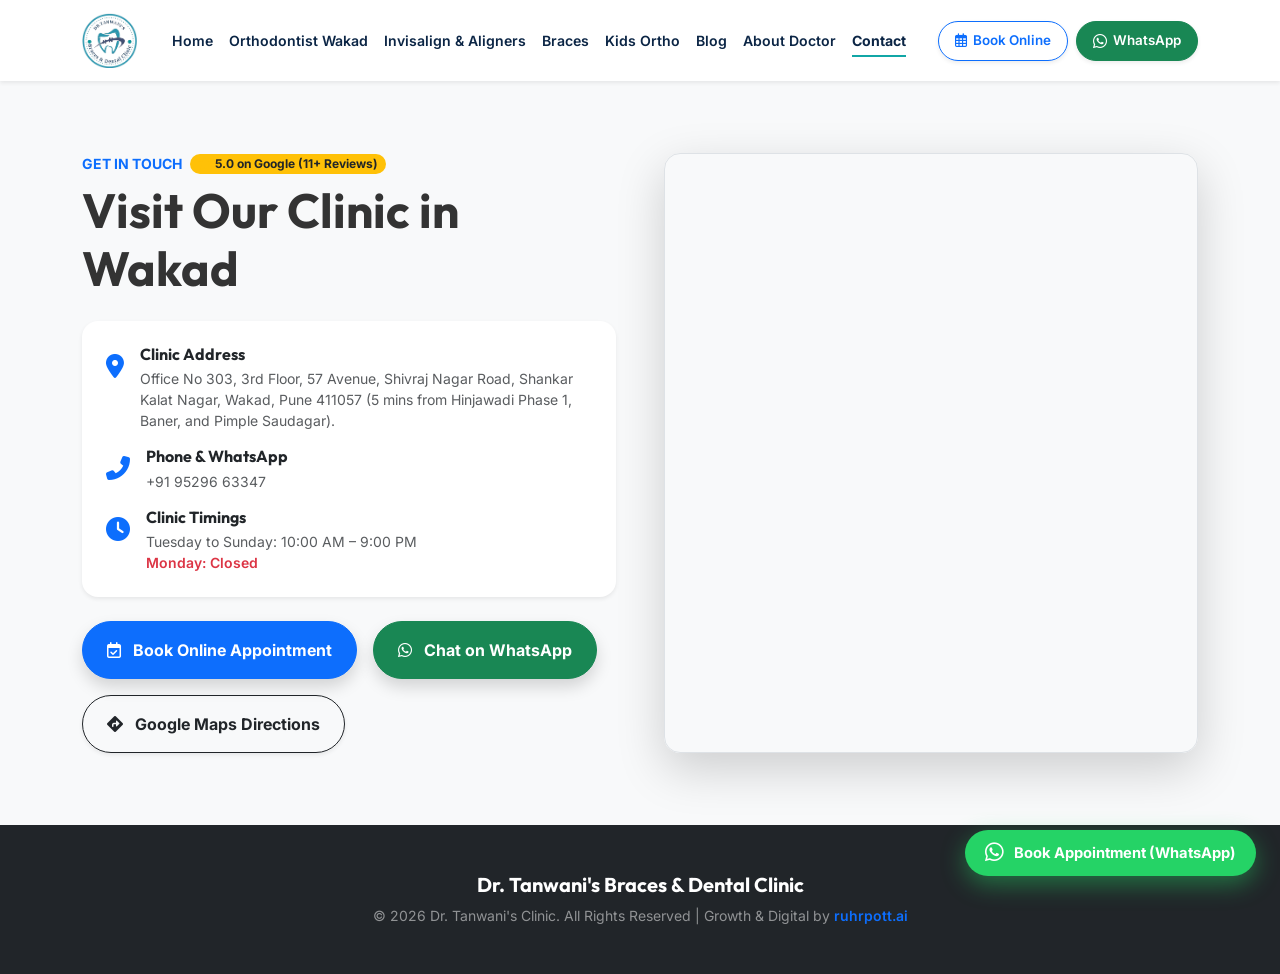
<file: contact.html>
<!DOCTYPE html>
<html lang="en">
<head>
    <meta charset="UTF-8">
    <meta name="viewport" content="width=device-width, initial-scale=1.0">
    <title>Contact & Directions | Dr. Tanwani's Braces & Dental Clinic Wakad Pune</title>
    <meta name="description" content="Contact Dr. Tanwani's Braces & Dental Clinic in Wakad, Pune. Directions, clinic timings, phone number, and instant WhatsApp appointment booking.">
    <link rel="canonical" href="https://drtanwanidentalwakad.com/contact.html" />

    <link href="https://fonts.googleapis.com/css2?family=Outfit:wght@300;400;500;600;700;800&family=Inter:wght@400;500;600&display=swap" rel="stylesheet">
    <link href="https://cdn.jsdelivr.net/npm/bootstrap@5.3.2/dist/css/bootstrap.min.css" rel="stylesheet">
    <link rel="stylesheet" href="https://cdnjs.cloudflare.com/ajax/libs/font-awesome/6.4.2/css/all.min.css">
    <link rel="shortcut icon" href="images/logo.png" type="image/x-icon">
    <link rel="stylesheet" href="css/style.css">

    <!-- Google tag (gtag.js) - Google Analytics 4 & Ads -->
    <script async src="https://www.googletagmanager.com/gtag/js?id=G-JWWRQ5QRRL"></script>
    <script>
      window.dataLayer = window.dataLayer || [];
      function gtag(){dataLayer.push(arguments);}
      gtag('js', new Date());

      gtag('config', 'G-JWWRQ5QRRL');
      gtag('config', 'AW-18188409181');
    </script>
</head>
<body>

    <!-- Navbar -->
    <nav class="navbar navbar-expand-lg sticky-top bg-white shadow-sm py-2" id="mainNavbar">
        <div class="container align-items-center">
            <a class="navbar-brand d-flex align-items-center" href="index.html">
                <img src="images/logo.png" alt="Dr. Tanwani's Dental Clinic Logo" class="nav-logo" style="height: 65px; width: auto; object-fit: contain;">
            </a>
            <button class="navbar-toggler border-0" type="button" data-bs-toggle="collapse" data-bs-target="#navContent">
                <span class="navbar-toggler-icon"></span>
            </button>
            <div class="collapse navbar-collapse" id="navContent">
                <ul class="navbar-nav ms-auto me-lg-4 mb-3 mb-lg-0">
                    <li class="nav-item"><a class="nav-link fw-semibold" href="index.html">Home</a></li>
                    <li class="nav-item"><a class="nav-link fw-semibold" href="orthodontist-wakad.html">Orthodontist Wakad</a></li>
                    <li class="nav-item"><a class="nav-link fw-semibold" href="invisalign-wakad.html">Invisalign & Aligners</a></li>
                    <li class="nav-item"><a class="nav-link fw-semibold" href="braces-wakad.html">Braces</a></li>
                    <li class="nav-item"><a class="nav-link fw-semibold" href="kids-braces-wakad.html">Kids Ortho</a></li>
                    <li class="nav-item"><a class="nav-link fw-semibold" href="blog/">Blog</a></li>
                    <li class="nav-item"><a class="nav-link fw-semibold" href="about-dr-hemlata-tanwani.html">About Doctor</a></li>
                    <li class="nav-item"><a class="nav-link active fw-bold text-primary" href="contact.html">Contact</a></li>
                </ul>
                <div class="navbar-cta-group">
                    <a href="https://calendar.app.google/6RNPPZvzEvNgRtZr6" target="_blank" class="btn btn-outline-primary fw-semibold shadow-sm">
                        <i class="far fa-calendar-alt"></i> Book Online
                    </a>
                    <a href="https://wa.me/919529663347?text=Hi%20Dr.%20Tanwani,%20I'd%20like%20to%20book%20an%20appointment." target="_blank" class="btn btn-success fw-semibold shadow-sm">
                        <i class="fab fa-whatsapp fs-6"></i> WhatsApp
                    </a>
                </div>
            </div>
        </div>
    </nav>

    <!-- Contact & Map Section -->
    <section class="py-5 bg-light">
        <div class="container py-4">
            <div class="row g-5">
                <div class="col-lg-6">
                    <div class="d-flex align-items-center gap-2 mb-2">
                        <span class="text-primary fw-bold text-uppercase small">Get in Touch</span>
                        <span class="badge bg-warning text-dark rounded-pill px-2 py-1 small fw-bold">
                            <i class="fas fa-star text-warning"></i> 5.0 on Google (11+ Reviews)
                        </span>
                    </div>
                    <h1 class="display-5 fw-bold mb-4">Visit Our Clinic in Wakad</h1>

                    <div class="card p-4 rounded-4 border-0 shadow-sm bg-white mb-4">
                        <div class="d-flex align-items-start gap-3 mb-3">
                            <div class="text-primary fs-4 mt-1"><i class="fas fa-map-marker-alt"></i></div>
                            <div>
                                <h6 class="fw-bold mb-1">Clinic Address</h6>
                                <p class="text-muted small mb-0">Office No 303, 3rd Floor, 57 Avenue, Shivraj Nagar Road, Shankar Kalat Nagar, Wakad, Pune 411057 (5 mins from Hinjawadi Phase 1, Baner, and Pimple Saudagar).</p>
                            </div>
                        </div>
                        <div class="d-flex align-items-start gap-3 mb-3">
                            <div class="text-primary fs-4 mt-1"><i class="fas fa-phone-alt"></i></div>
                            <div>
                                <h6 class="fw-bold mb-1">Phone & WhatsApp</h6>
                                <p class="text-muted small mb-0">+91 95296 63347</p>
                            </div>
                        </div>
                        <div class="d-flex align-items-start gap-3">
                            <div class="text-primary fs-4 mt-1"><i class="fas fa-clock"></i></div>
                            <div>
                                <h6 class="fw-bold mb-1">Clinic Timings</h6>
                                <p class="text-muted small mb-0">Tuesday to Sunday: 10:00 AM – 9:00 PM<br><span class="text-danger fw-semibold">Monday: Closed</span></p>
                            </div>
                        </div>
                    </div>

                    <div class="d-flex flex-wrap gap-3">
                        <a href="https://calendar.app.google/6RNPPZvzEvNgRtZr6" target="_blank" class="btn btn-primary px-4 py-3 rounded-pill fw-bold shadow">
                            <i class="far fa-calendar-check me-2"></i> Book Online Appointment
                        </a>
                        <a href="https://wa.me/919529663347?text=Hi%20Dr.%20Tanwani,%20I'd%20like%20to%20book%20an%20appointment." target="_blank" class="btn btn-success px-4 py-3 rounded-pill fw-bold shadow">
                            <i class="fab fa-whatsapp me-2"></i> Chat on WhatsApp
                        </a>
                        <a href="https://maps.app.goo.gl/yPBz96urhMoBcxhz8" target="_blank" class="btn btn-outline-dark px-4 py-3 rounded-pill fw-bold shadow-sm">
                            <i class="fas fa-directions me-2"></i> Google Maps Directions
                        </a>
                    </div>
                </div>

                <div class="col-lg-6">
                    <div class="rounded-4 overflow-hidden shadow-lg border h-100" style="min-height: 400px;">
                        <iframe src="https://www.google.com/maps/embed?pb=!1m18!1m12!1m3!1d3781.3902415052435!2d73.7612451!3d18.601509299999996!2m3!1f0!2f0!3f0!3m2!1i1024!2i768!4f13.1!3m3!1m2!1s0x3bc2b9cc6d8c5a79%3A0xca2bc14a43360290!2sDr.%20Tanwani%E2%80%99s%20Braces%20%26%20Dental%20Clinic!5e0!3m2!1sen!2sin!4v1776139098483!5m2!1sen!2sin" width="100%" height="100%" style="border:0; min-height: 400px;" allowfullscreen="" loading="lazy"></iframe>
                    </div>
                </div>
            </div>
        </div>
    </section>

    <!-- Footer -->
    <footer class="bg-dark text-white py-5">
        <div class="container text-center">
            <h5 class="fw-bold mb-2">Dr. Tanwani's Braces & Dental Clinic</h5>
            <div class="text-white-50 small">© 2026 Dr. Tanwani's Clinic. All Rights Reserved | Growth & Digital by <a href="https://ruhrpott.ai" target="_blank" class="text-primary text-decoration-none fw-semibold">ruhrpott.ai</a></div>
        </div>
    </footer>

    <!-- Floating WhatsApp Lead Generator -->
    <a href="https://wa.me/919529663347?text=Hi%20Dr.%20Tanwani,%20I'd%20like%20to%20book%20an%20appointment." target="_blank" class="floating-whatsapp-btn" aria-label="WhatsApp Booking">
        <i class="fab fa-whatsapp"></i>
        <span>Book Appointment <span class="d-mobile-hide">(WhatsApp)</span></span>
    </a>

    <script src="https://cdn.jsdelivr.net/npm/bootstrap@5.3.2/dist/js/bootstrap.bundle.min.js"></script>
    <script src="js/analytics.js"></script>
</body>
</html>
</file>
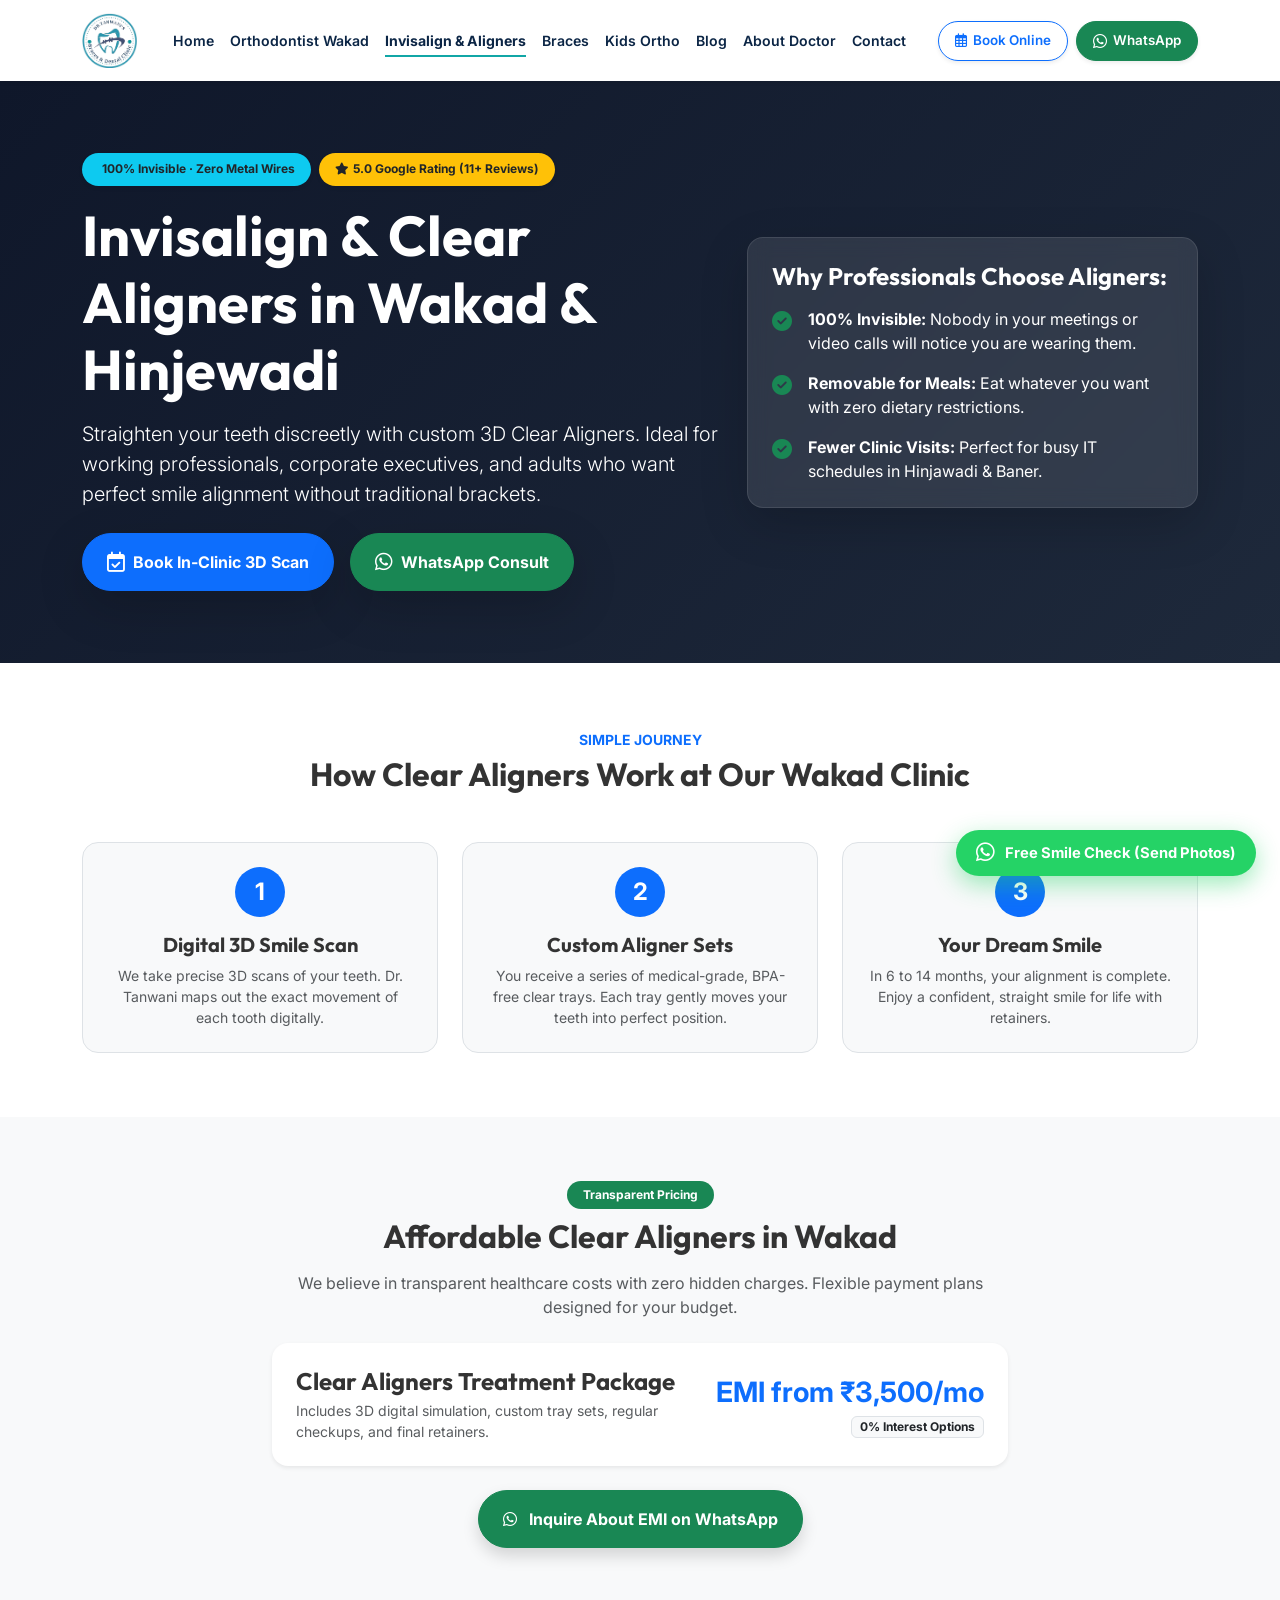
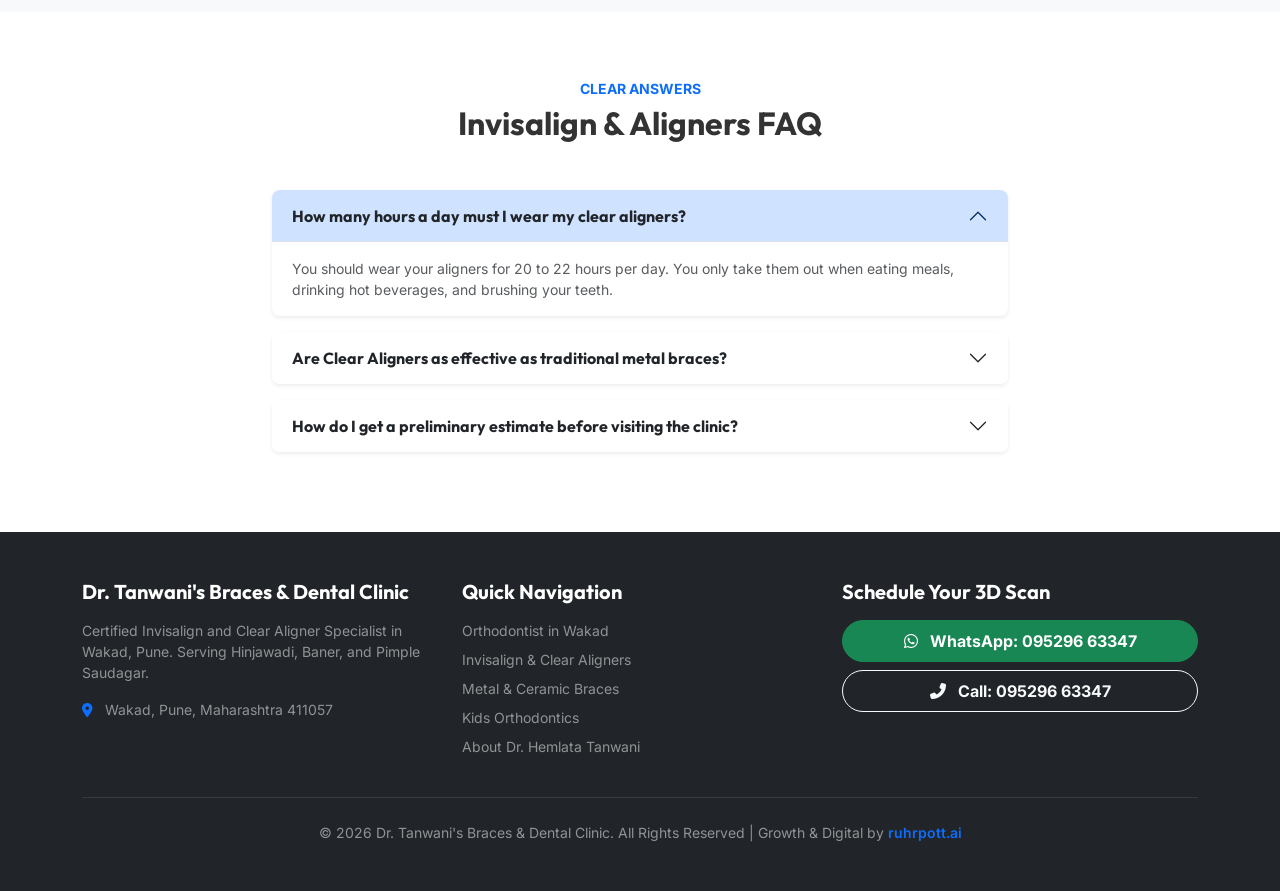
<file: invisalign-wakad.html>
<!DOCTYPE html>
<html lang="en">
<head>
    <meta charset="UTF-8">
    <meta name="viewport" content="width=device-width, initial-scale=1.0">
    <title>Invisalign & Clear Aligners in Wakad & Hinjewadi, Pune | Dr. Tanwani Clinic</title>
    <meta name="description" content="Get invisible teeth straightening with Invisalign and US-certified Clear Aligners in Wakad, Pune. 100% discreet, comfortable & removable. Consult Dr. Hemlata Tanwani (MDS Ortho).">
    <meta name="keywords" content="Invisalign Wakad, Clear Aligners Hinjewadi, Invisible Braces Wakad Pune, Invisalign Cost Pune, Dr Hemlata Tanwani, Teeth Straightening Wakad">
    <link rel="canonical" href="https://drtanwanidentalwakad.com/invisalign-wakad.html" />

    <!-- Google Fonts & Bootstrap -->
    <link href="https://fonts.googleapis.com/css2?family=Outfit:wght@300;400;500;600;700;800&family=Inter:wght@400;500;600&display=swap" rel="stylesheet">
    <link href="https://cdn.jsdelivr.net/npm/bootstrap@5.3.2/dist/css/bootstrap.min.css" rel="stylesheet">
    <link rel="stylesheet" href="https://cdnjs.cloudflare.com/ajax/libs/font-awesome/6.4.2/css/all.min.css">
    <link rel="shortcut icon" href="images/logo.png" type="image/x-icon">
    <link rel="stylesheet" href="css/style.css">

    <!-- Google tag (gtag.js) - Google Analytics 4 & Ads -->
    <script async src="https://www.googletagmanager.com/gtag/js?id=G-JWWRQ5QRRL"></script>
    <script>
      window.dataLayer = window.dataLayer || [];
      function gtag(){dataLayer.push(arguments);}
      gtag('js', new Date());

      gtag('config', 'G-JWWRQ5QRRL');
      gtag('config', 'AW-18188409181');
    </script>

    <!-- Schema.org JSON-LD -->
    <script type="application/ld+json">
    {
      "@context": "https://schema.org",
      "@type": "MedicalProcedure",
      "name": "Invisalign and Clear Aligners Treatment",
      "procedureType": "Orthodontic",
      "bodyLocation": "Teeth and Jaw",
      "description": "Invisible custom aligners for teeth straightening without metal wires, provided by specialist Orthodontist in Wakad Pune.",
      "provider": {
        "@type": "Dentist",
        "name": "Dr. Tanwani's Braces & Dental Clinic",
        "telephone": "+919529663347",
        "address": {
          "@type": "PostalAddress",
          "streetAddress": "Wakad",
          "addressLocality": "Pune",
          "addressRegion": "Maharashtra",
          "postalCode": "411057",
          "addressCountry": "IN"
        }
      }
    }
    </script>
</head>
<body>

    <!-- Navbar -->
    <nav class="navbar navbar-expand-lg sticky-top bg-white shadow-sm py-2" id="mainNavbar">
        <div class="container align-items-center">
            <a class="navbar-brand d-flex align-items-center" href="index.html">
                <img src="images/logo.png" alt="Dr. Tanwani's Dental Clinic Logo" class="nav-logo" style="height: 65px; width: auto; object-fit: contain;">
            </a>
            <button class="navbar-toggler border-0" type="button" data-bs-toggle="collapse" data-bs-target="#navContent">
                <span class="navbar-toggler-icon"></span>
            </button>
            <div class="collapse navbar-collapse" id="navContent">
                <ul class="navbar-nav ms-auto me-lg-4 mb-3 mb-lg-0">
                    <li class="nav-item"><a class="nav-link fw-semibold" href="index.html">Home</a></li>
                    <li class="nav-item"><a class="nav-link fw-semibold" href="orthodontist-wakad.html">Orthodontist Wakad</a></li>
                    <li class="nav-item"><a class="nav-link active fw-bold text-primary" href="invisalign-wakad.html">Invisalign & Aligners</a></li>
                    <li class="nav-item"><a class="nav-link fw-semibold" href="braces-wakad.html">Braces</a></li>
                    <li class="nav-item"><a class="nav-link fw-semibold" href="kids-braces-wakad.html">Kids Ortho</a></li>
                    <li class="nav-item"><a class="nav-link fw-semibold" href="blog/">Blog</a></li>
                    <li class="nav-item"><a class="nav-link fw-semibold" href="about-dr-hemlata-tanwani.html">About Doctor</a></li>
                    <li class="nav-item"><a class="nav-link fw-semibold" href="contact.html">Contact</a></li>
                </ul>
                <div class="navbar-cta-group">
                    <a href="https://calendar.app.google/6RNPPZvzEvNgRtZr6" target="_blank" class="btn btn-outline-primary fw-semibold shadow-sm">
                        <i class="far fa-calendar-alt"></i> Book Online
                    </a>
                    <a href="https://wa.me/919529663347?text=Hi%20Dr.%20Tanwani,%20I'd%20like%20to%20know%20about%20Invisalign%20&%20Clear%20Aligners%20in%20Wakad." target="_blank" class="btn btn-success fw-semibold shadow-sm">
                        <i class="fab fa-whatsapp fs-6"></i> WhatsApp
                    </a>
                </div>
            </div>
        </div>
    </nav>

    <!-- Hero Header -->
    <header class="py-5 text-white" style="background: linear-gradient(135deg, #0f172a 0%, #1e293b 100%);">
        <div class="container py-4">
            <div class="row align-items-center g-4">
                <div class="col-lg-7">
                    <div class="d-flex flex-wrap gap-2 mb-3">
                        <span class="badge bg-info text-dark px-3 py-2 rounded-pill fw-bold shadow-sm">
                            <i class="fas fa-sparkles me-1"></i> 100% Invisible · Zero Metal Wires
                        </span>
                        <span class="badge bg-warning text-dark px-3 py-2 rounded-pill fw-bold shadow-sm">
                            <i class="fas fa-star text-dark me-1"></i> 5.0 Google Rating (11+ Reviews)
                        </span>
                    </div>
                    <h1 class="display-4 fw-bold mb-3">Invisalign & Clear Aligners in Wakad & Hinjewadi</h1>
                    <p class="lead opacity-90 mb-4">
                        Straighten your teeth discreetly with custom 3D Clear Aligners. Ideal for working professionals, corporate executives, and adults who want perfect smile alignment without traditional brackets.
                    </p>
                    <div class="d-flex flex-wrap gap-3">
                        <a href="https://calendar.app.google/6RNPPZvzEvNgRtZr6" target="_blank" class="btn btn-primary px-4 py-3 rounded-pill fw-bold shadow-lg d-inline-flex align-items-center gap-2">
                            <i class="far fa-calendar-check fs-5"></i> Book In-Clinic 3D Scan
                        </a>
                        <a href="https://wa.me/919529663347?text=Hi%20Dr.%20Tanwani,%20I'd%20like%20a%20Free%20WhatsApp%20Smile%20Assessment%20for%20Clear%20Aligners." target="_blank" class="btn btn-success px-4 py-3 rounded-pill fw-bold shadow-lg d-inline-flex align-items-center gap-2">
                            <i class="fab fa-whatsapp fs-5"></i> WhatsApp Consult
                        </a>
                    </div>
                </div>
                <div class="col-lg-5 text-center">
                    <div class="p-4 rounded-4 bg-white bg-opacity-10 border border-white border-opacity-10 backdrop-blur shadow-lg text-start">
                        <h4 class="fw-bold mb-3 text-white">Why Professionals Choose Aligners:</h4>
                        <div class="d-flex align-items-start gap-3 mb-3">
                            <i class="fas fa-check-circle text-success fs-5 mt-1"></i>
                            <div><strong>100% Invisible:</strong> Nobody in your meetings or video calls will notice you are wearing them.</div>
                        </div>
                        <div class="d-flex align-items-start gap-3 mb-3">
                            <i class="fas fa-check-circle text-success fs-5 mt-1"></i>
                            <div><strong>Removable for Meals:</strong> Eat whatever you want with zero dietary restrictions.</div>
                        </div>
                        <div class="d-flex align-items-start gap-3">
                            <i class="fas fa-check-circle text-success fs-5 mt-1"></i>
                            <div><strong>Fewer Clinic Visits:</strong> Perfect for busy IT schedules in Hinjawadi & Baner.</div>
                        </div>
                    </div>
                </div>
            </div>
        </div>
    </header>

    <!-- 3-Step Process -->
    <section class="py-5 bg-white">
        <div class="container py-3">
            <div class="text-center max-w-700 mx-auto mb-5">
                <span class="text-primary fw-bold text-uppercase small">Simple Journey</span>
                <h2 class="fw-bold mt-1">How Clear Aligners Work at Our Wakad Clinic</h2>
            </div>

            <div class="row g-4">
                <div class="col-md-4">
                    <div class="p-4 rounded-4 bg-light border h-100 text-center">
                        <div class="bg-primary text-white rounded-circle mx-auto d-flex align-items-center justify-content-center fs-4 fw-bold mb-3" style="width: 50px; height: 50px;">1</div>
                        <h5 class="fw-bold">Digital 3D Smile Scan</h5>
                        <p class="text-muted small mb-0">We take precise 3D scans of your teeth. Dr. Tanwani maps out the exact movement of each tooth digitally.</p>
                    </div>
                </div>
                <div class="col-md-4">
                    <div class="p-4 rounded-4 bg-light border h-100 text-center">
                        <div class="bg-primary text-white rounded-circle mx-auto d-flex align-items-center justify-content-center fs-4 fw-bold mb-3" style="width: 50px; height: 50px;">2</div>
                        <h5 class="fw-bold">Custom Aligner Sets</h5>
                        <p class="text-muted small mb-0">You receive a series of medical-grade, BPA-free clear trays. Each tray gently moves your teeth into perfect position.</p>
                    </div>
                </div>
                <div class="col-md-4">
                    <div class="p-4 rounded-4 bg-light border h-100 text-center">
                        <div class="bg-primary text-white rounded-circle mx-auto d-flex align-items-center justify-content-center fs-4 fw-bold mb-3" style="width: 50px; height: 50px;">3</div>
                        <h5 class="fw-bold">Your Dream Smile</h5>
                        <p class="text-muted small mb-0">In 6 to 14 months, your alignment is complete. Enjoy a confident, straight smile for life with retainers.</p>
                    </div>
                </div>
            </div>
        </div>
    </section>

    <!-- Pricing & EMI Section -->
    <section class="py-5 bg-light">
        <div class="container py-3">
            <div class="row justify-content-center">
                <div class="col-lg-8 text-center">
                    <span class="badge bg-success text-white px-3 py-2 rounded-pill fw-bold mb-2">Transparent Pricing</span>
                    <h2 class="fw-bold mb-3">Affordable Clear Aligners in Wakad</h2>
                    <p class="text-muted mb-4">We believe in transparent healthcare costs with zero hidden charges. Flexible payment plans designed for your budget.</p>

                    <div class="p-4 rounded-4 bg-white border-2 border-primary shadow-sm text-start mb-4">
                        <div class="row align-items-center">
                            <div class="col-md-7">
                                <h4 class="fw-bold mb-1">Clear Aligners Treatment Package</h4>
                                <p class="text-muted small mb-0">Includes 3D digital simulation, custom tray sets, regular checkups, and final retainers.</p>
                            </div>
                            <div class="col-md-5 text-md-end mt-3 mt-md-0">
                                <div class="fs-3 fw-bold text-primary">EMI from ₹3,500/mo</div>
                                <span class="badge bg-light text-dark border">0% Interest Options</span>
                            </div>
                        </div>
                    </div>

                    <a href="https://wa.me/919529663347?text=Hi%20Dr.%20Tanwani,%20I'd%20like%20to%20know%20the%20EMI%20options%20for%20Invisalign." target="_blank" class="btn btn-success px-4 py-3 rounded-pill fw-bold shadow">
                        <i class="fab fa-whatsapp me-2"></i> Inquire About EMI on WhatsApp
                    </a>
                </div>
            </div>
        </div>
    </section>

    <!-- FAQs -->
    <section class="py-5 bg-white">
        <div class="container py-3">
            <div class="text-center mb-5">
                <span class="text-primary fw-bold text-uppercase small">Clear Answers</span>
                <h2 class="fw-bold mt-1">Invisalign & Aligners FAQ</h2>
            </div>

            <div class="row justify-content-center">
                <div class="col-lg-8">
                    <div class="accordion" id="invisFaq">
                        <div class="accordion-item border-0 mb-3 rounded-3 shadow-sm overflow-hidden">
                            <h2 class="accordion-header">
                                <button class="accordion-button fw-bold text-dark" type="button" data-bs-toggle="collapse" data-bs-target="#invis1">
                                    How many hours a day must I wear my clear aligners?
                                </button>
                            </h2>
                            <div id="invis1" class="accordion-collapse collapse show" data-bs-parent="#invisFaq">
                                <div class="accordion-body text-muted small">
                                    You should wear your aligners for 20 to 22 hours per day. You only take them out when eating meals, drinking hot beverages, and brushing your teeth.
                                </div>
                            </div>
                        </div>

                        <div class="accordion-item border-0 mb-3 rounded-3 shadow-sm overflow-hidden">
                            <h2 class="accordion-header">
                                <button class="accordion-button collapsed fw-bold text-dark" type="button" data-bs-toggle="collapse" data-bs-target="#invis2">
                                    Are Clear Aligners as effective as traditional metal braces?
                                </button>
                            </h2>
                            <div id="invis2" class="accordion-collapse collapse" data-bs-parent="#invisFaq">
                                <div class="accordion-body text-muted small">
                                    Yes! When planned by an MDS Orthodontist like Dr. Hemlata Tanwani, clear aligners can successfully treat crowding, spacing, overbites, and crossbites with clinical precision.
                                </div>
                            </div>
                        </div>

                        <div class="accordion-item border-0 mb-3 rounded-3 shadow-sm overflow-hidden">
                            <h2 class="accordion-header">
                                <button class="accordion-button collapsed fw-bold text-dark" type="button" data-bs-toggle="collapse" data-bs-target="#invis3">
                                    How do I get a preliminary estimate before visiting the clinic?
                                </button>
                            </h2>
                            <div id="invis3" class="accordion-collapse collapse" data-bs-parent="#invisFaq">
                                <div class="accordion-body text-muted small">
                                    Simply send 3 clear photos of your smile (Front, Left profile, Right profile) to our clinic WhatsApp at <strong>+91 95296 63347</strong>. Dr. Tanwani will review your alignment and send a preliminary assessment within 24 hours for free!
                                </div>
                            </div>
                        </div>
                    </div>
                </div>
            </div>
        </div>
    </section>

    <!-- Footer -->
    <footer class="bg-dark text-white py-5">
        <div class="container">
            <div class="row g-4">
                <div class="col-lg-4">
                    <h5 class="fw-bold mb-3">Dr. Tanwani's Braces & Dental Clinic</h5>
                    <p class="text-white-50 small">Certified Invisalign and Clear Aligner Specialist in Wakad, Pune. Serving Hinjawadi, Baner, and Pimple Saudagar.</p>
                    <p class="text-white-50 small mb-0"><i class="fas fa-map-marker-alt text-primary me-2"></i> Wakad, Pune, Maharashtra 411057</p>
                </div>
                <div class="col-lg-4">
                    <h5 class="fw-bold mb-3">Quick Navigation</h5>
                    <ul class="list-unstyled small text-white-50">
                        <li class="mb-2"><a href="orthodontist-wakad.html" class="text-white-50 text-decoration-none">Orthodontist in Wakad</a></li>
                        <li class="mb-2"><a href="invisalign-wakad.html" class="text-white-50 text-decoration-none">Invisalign & Clear Aligners</a></li>
                        <li class="mb-2"><a href="braces-wakad.html" class="text-white-50 text-decoration-none">Metal & Ceramic Braces</a></li>
                        <li class="mb-2"><a href="kids-braces-wakad.html" class="text-white-50 text-decoration-none">Kids Orthodontics</a></li>
                        <li class="mb-2"><a href="about-dr-hemlata-tanwani.html" class="text-white-50 text-decoration-none">About Dr. Hemlata Tanwani</a></li>
                    </ul>
                </div>
                <div class="col-lg-4">
                    <h5 class="fw-bold mb-3">Schedule Your 3D Scan</h5>
                    <a href="https://wa.me/919529663347?text=Hi%20Dr.%20Tanwani,%20I'd%20like%20to%20book%20an%20Invisalign%20consultation." target="_blank" class="btn btn-success rounded-pill px-4 py-2 w-100 fw-bold mb-2">
                        <i class="fab fa-whatsapp me-2"></i> WhatsApp: 095296 63347
                    </a>
                    <a href="tel:09529663347" class="btn btn-outline-light rounded-pill px-4 py-2 w-100 fw-bold">
                        <i class="fas fa-phone-alt me-2"></i> Call: 095296 63347
                    </a>
                </div>
            </div>
            <hr class="border-secondary my-4">
            <div class="text-center text-white-50 small">
                © 2026 Dr. Tanwani's Braces & Dental Clinic. All Rights Reserved | Growth & Digital by <a href="https://ruhrpott.ai" target="_blank" class="text-primary text-decoration-none fw-semibold">ruhrpott.ai</a>
            </div>
        </div>
    </footer>

    <!-- Floating WhatsApp Lead Generator -->
    <a href="https://wa.me/919529663347?text=Hi%20Dr.%20Tanwani,%20I'd%20like%20a%20Free%20WhatsApp%20Smile%20Assessment%20for%20Invisalign." target="_blank" class="floating-whatsapp-btn" aria-label="WhatsApp Smile Assessment">
        <i class="fab fa-whatsapp"></i>
        <span>Free Smile Check <span class="d-mobile-hide">(Send Photos)</span></span>
    </a>

    <script src="https://cdn.jsdelivr.net/npm/bootstrap@5.3.2/dist/js/bootstrap.bundle.min.js"></script>
    <script src="js/analytics.js"></script>
</body>
</html>
</file>
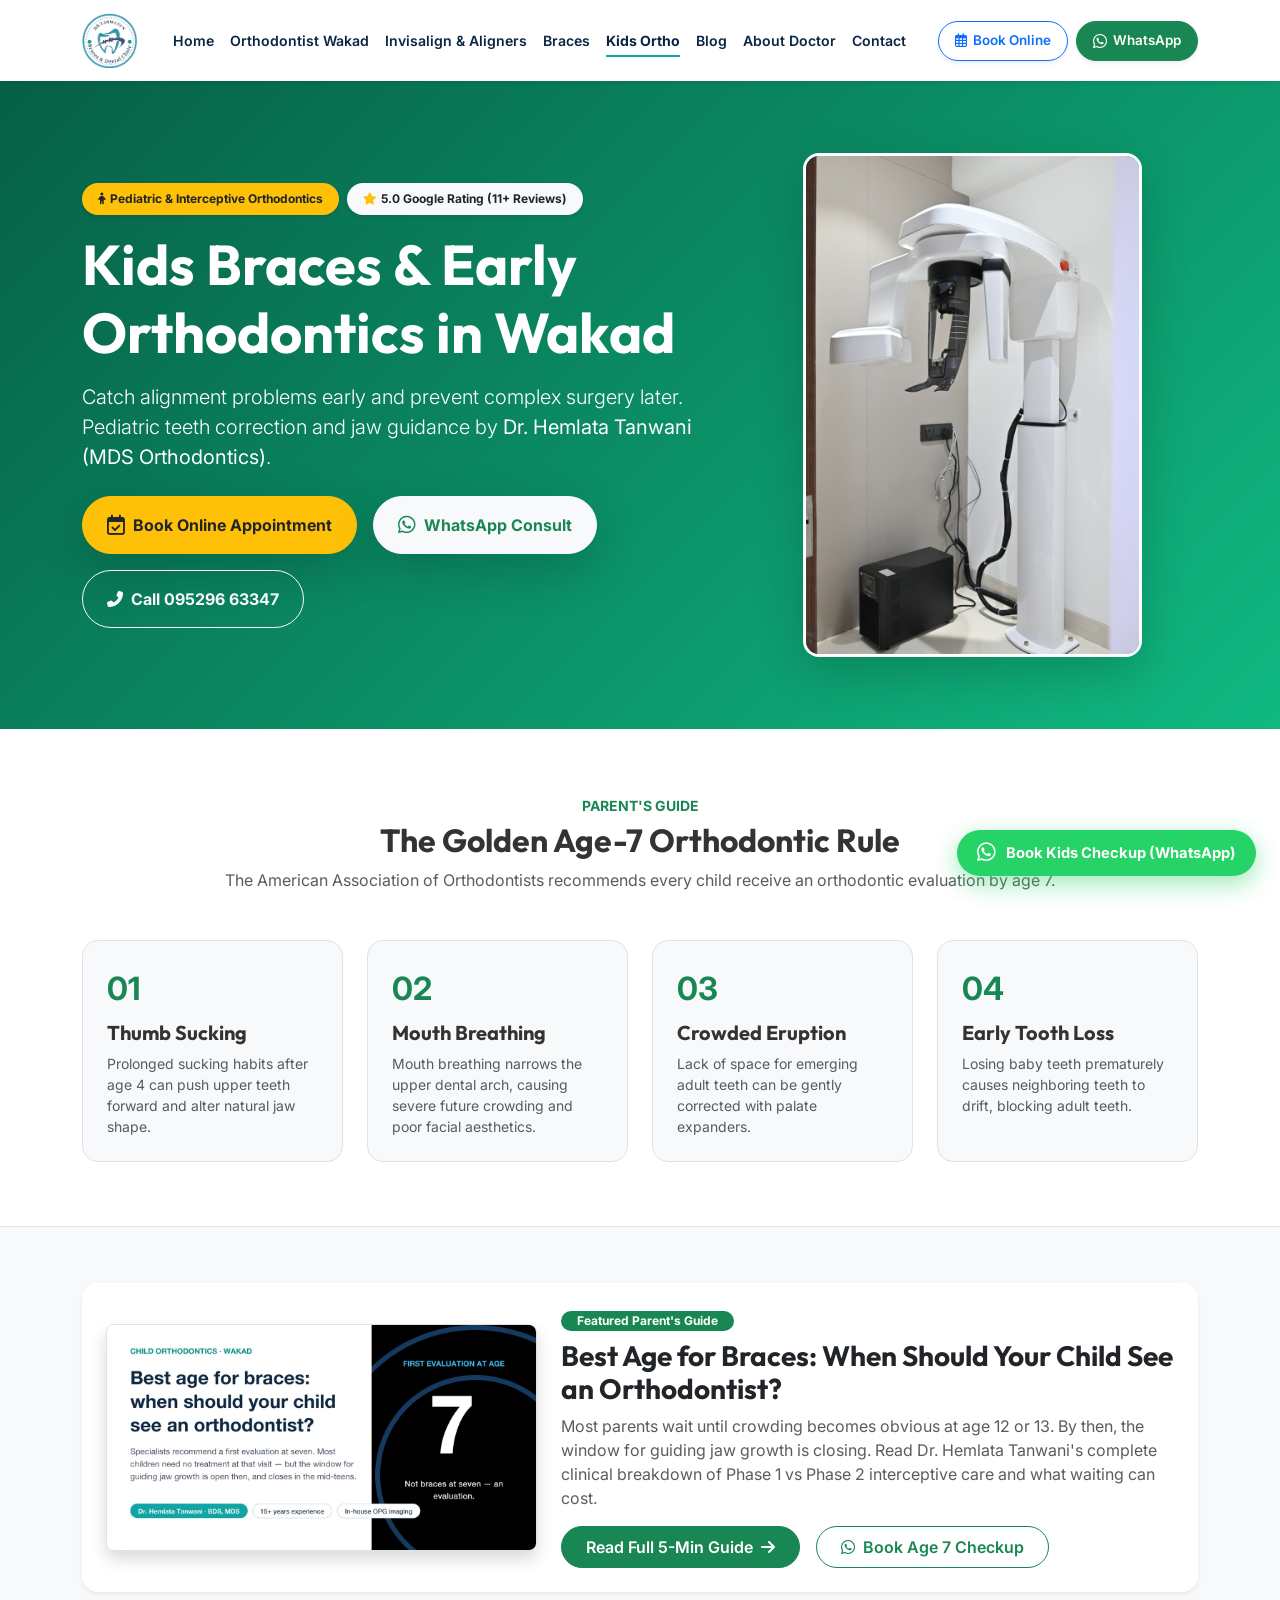
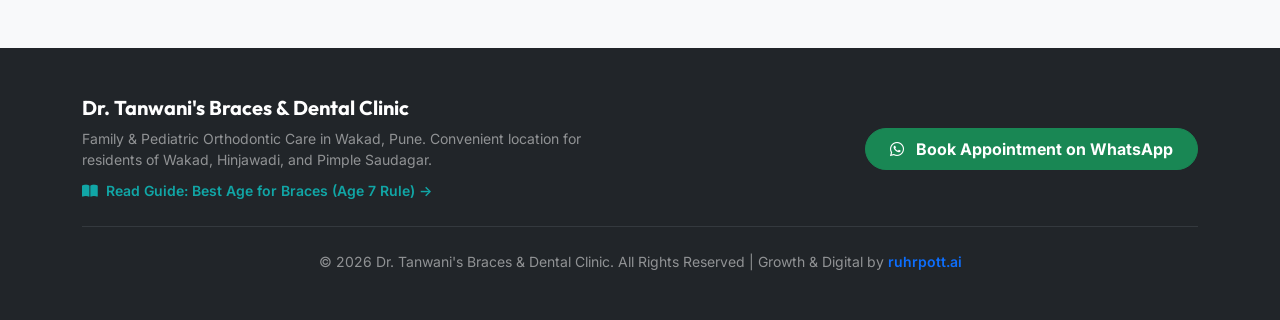
<file: kids-braces-wakad.html>
<!DOCTYPE html>
<html lang="en">
<head>
    <meta charset="UTF-8">
    <meta name="viewport" content="width=device-width, initial-scale=1.0">
    <title>Kids Braces & Pediatric Orthodontics in Wakad, Pune | Dr. Tanwani Clinic</title>
    <meta name="description" content="Gentle, pediatric-friendly orthodontic care in Wakad, Pune. Early interceptive braces for kids (Age 7+). Consult Dr. Hemlata Tanwani (MDS Orthodontics).">
    <meta name="keywords" content="Kids Braces Wakad, Pediatric Orthodontist Pune, Children Dental Clinic Wakad, Early Orthodontics Wakad, Dr Hemlata Tanwani">
    <link rel="canonical" href="https://drtanwanidentalwakad.com/kids-braces-wakad.html" />

    <link href="https://fonts.googleapis.com/css2?family=Outfit:wght@300;400;500;600;700;800&family=Inter:wght@400;500;600&display=swap" rel="stylesheet">
    <link href="https://cdn.jsdelivr.net/npm/bootstrap@5.3.2/dist/css/bootstrap.min.css" rel="stylesheet">
    <link rel="stylesheet" href="https://cdnjs.cloudflare.com/ajax/libs/font-awesome/6.4.2/css/all.min.css">
    <link rel="shortcut icon" href="images/logo.png" type="image/x-icon">
    <link rel="stylesheet" href="css/style.css">

    <!-- Google tag (gtag.js) - Google Analytics 4 & Ads -->
    <script async src="https://www.googletagmanager.com/gtag/js?id=G-JWWRQ5QRRL"></script>
    <script>
      window.dataLayer = window.dataLayer || [];
      function gtag(){dataLayer.push(arguments);}
      gtag('js', new Date());

      gtag('config', 'G-JWWRQ5QRRL');
      gtag('config', 'AW-18188409181');
    </script>
</head>
<body>

    <!-- Navbar -->
    <nav class="navbar navbar-expand-lg sticky-top bg-white shadow-sm py-2" id="mainNavbar">
        <div class="container align-items-center">
            <a class="navbar-brand d-flex align-items-center" href="index.html">
                <img src="images/logo.png" alt="Dr. Tanwani's Dental Clinic Logo" class="nav-logo" style="height: 65px; width: auto; object-fit: contain;">
            </a>
            <button class="navbar-toggler border-0" type="button" data-bs-toggle="collapse" data-bs-target="#navContent">
                <span class="navbar-toggler-icon"></span>
            </button>
            <div class="collapse navbar-collapse" id="navContent">
                <ul class="navbar-nav ms-auto me-lg-4 mb-3 mb-lg-0">
                    <li class="nav-item"><a class="nav-link fw-semibold" href="index.html">Home</a></li>
                    <li class="nav-item"><a class="nav-link fw-semibold" href="orthodontist-wakad.html">Orthodontist Wakad</a></li>
                    <li class="nav-item"><a class="nav-link fw-semibold" href="invisalign-wakad.html">Invisalign & Aligners</a></li>
                    <li class="nav-item"><a class="nav-link fw-semibold" href="braces-wakad.html">Braces</a></li>
                    <li class="nav-item"><a class="nav-link active fw-bold text-primary" href="kids-braces-wakad.html">Kids Ortho</a></li>
                    <li class="nav-item"><a class="nav-link fw-semibold" href="blog/">Blog</a></li>
                    <li class="nav-item"><a class="nav-link fw-semibold" href="about-dr-hemlata-tanwani.html">About Doctor</a></li>
                    <li class="nav-item"><a class="nav-link fw-semibold" href="contact.html">Contact</a></li>
                </ul>
                <div class="navbar-cta-group">
                    <a href="https://calendar.app.google/6RNPPZvzEvNgRtZr6" target="_blank" class="btn btn-outline-primary fw-semibold shadow-sm">
                        <i class="far fa-calendar-alt"></i> Book Online
                    </a>
                    <a href="https://wa.me/919529663347?text=Hi%20Dr.%20Tanwani,%20I'd%20like%20to%20book%20a%20kids%20orthodontic%20checkup%20in%20Wakad." target="_blank" class="btn btn-success fw-semibold shadow-sm">
                        <i class="fab fa-whatsapp fs-6"></i> WhatsApp
                    </a>
                </div>
            </div>
        </div>
    </nav>

    <!-- Header -->
    <header class="py-5 text-white" style="background: linear-gradient(135deg, #065f46 0%, #10b981 100%);">
        <div class="container py-4">
            <div class="row align-items-center g-4">
                <div class="col-lg-7">
                    <div class="d-flex flex-wrap gap-2 mb-3">
                        <span class="badge bg-warning text-dark px-3 py-2 rounded-pill fw-bold shadow-sm">
                            <i class="fas fa-child me-1"></i> Pediatric & Interceptive Orthodontics
                        </span>
                        <span class="badge bg-light text-dark px-3 py-2 rounded-pill fw-bold shadow-sm">
                            <i class="fas fa-star text-warning me-1"></i> 5.0 Google Rating (11+ Reviews)
                        </span>
                    </div>
                    <h1 class="display-4 fw-bold mb-3">Kids Braces & Early Orthodontics in Wakad</h1>
                    <p class="lead opacity-90 mb-4">
                        Catch alignment problems early and prevent complex surgery later. Pediatric teeth correction and jaw guidance by <strong>Dr. Hemlata Tanwani (MDS Orthodontics)</strong>.
                    </p>
                    <div class="d-flex flex-wrap gap-3">
                        <a href="https://calendar.app.google/6RNPPZvzEvNgRtZr6" target="_blank" class="btn btn-warning px-4 py-3 rounded-pill fw-bold shadow-lg d-inline-flex align-items-center gap-2 text-dark">
                            <i class="far fa-calendar-check fs-5"></i> Book Online Appointment
                        </a>
                        <a href="https://wa.me/919529663347?text=Hi%20Dr.%20Tanwani,%20I'd%20like%20to%20schedule%20my%20child's%20smile%20evaluation." target="_blank" class="btn btn-light px-4 py-3 rounded-pill fw-bold shadow-lg text-success d-inline-flex align-items-center gap-2">
                            <i class="fab fa-whatsapp fs-5"></i> WhatsApp Consult
                        </a>
                        <a href="tel:09529663347" class="btn btn-outline-light px-4 py-3 rounded-pill fw-bold">
                            <i class="fas fa-phone-alt me-1"></i> Call 095296 63347
                        </a>
                    </div>
                </div>
                <div class="col-lg-5 text-center">
                    <img src="images/image5.JPG" alt="Kids Dental Care Wakad" class="img-fluid rounded-4 shadow-lg border border-3 border-white w-75 object-fit-cover">
                </div>
            </div>
        </div>
    </header>

    <!-- The Age 7 Rule Section -->
    <section class="py-5 bg-white">
        <div class="container py-3">
            <div class="text-center max-w-700 mx-auto mb-5">
                <span class="text-success fw-bold text-uppercase small">Parent's Guide</span>
                <h2 class="fw-bold mt-1">The Golden Age-7 Orthodontic Rule</h2>
                <p class="text-muted">The American Association of Orthodontists recommends every child receive an orthodontic evaluation by age 7.</p>
            </div>

            <div class="row g-4">
                <div class="col-md-6 col-lg-3">
                    <div class="p-4 rounded-4 bg-light border h-100">
                        <div class="fs-2 text-success fw-bold mb-2">01</div>
                        <h5 class="fw-bold">Thumb Sucking</h5>
                        <p class="text-muted small mb-0">Prolonged sucking habits after age 4 can push upper teeth forward and alter natural jaw shape.</p>
                    </div>
                </div>
                <div class="col-md-6 col-lg-3">
                    <div class="p-4 rounded-4 bg-light border h-100">
                        <div class="fs-2 text-success fw-bold mb-2">02</div>
                        <h5 class="fw-bold">Mouth Breathing</h5>
                        <p class="text-muted small mb-0">Mouth breathing narrows the upper dental arch, causing severe future crowding and poor facial aesthetics.</p>
                    </div>
                </div>
                <div class="col-md-6 col-lg-3">
                    <div class="p-4 rounded-4 bg-light border h-100">
                        <div class="fs-2 text-success fw-bold mb-2">03</div>
                        <h5 class="fw-bold">Crowded Eruption</h5>
                        <p class="text-muted small mb-0">Lack of space for emerging adult teeth can be gently corrected with palate expanders.</p>
                    </div>
                </div>
                <div class="col-md-6 col-lg-3">
                    <div class="p-4 rounded-4 bg-light border h-100">
                        <div class="fs-2 text-success fw-bold mb-2">04</div>
                        <h5 class="fw-bold">Early Tooth Loss</h5>
                        <p class="text-muted small mb-0">Losing baby teeth prematurely causes neighboring teeth to drift, blocking adult teeth.</p>
                    </div>
                </div>
            </div>
        </div>
    </section>

    <!-- Featured In-Depth Guide for Parents -->
    <section class="py-5 bg-light border-top">
        <div class="container py-2">
            <div class="card border-0 rounded-4 shadow-sm overflow-hidden bg-white p-3 p-md-4">
                <div class="row align-items-center g-4">
                    <div class="col-lg-5 text-center">
                        <img src="images/best-age-for-braces-cover.jpg" alt="Best Age for Braces Guide" class="img-fluid rounded-3 shadow border w-100" style="max-height: 280px; object-fit: cover;">
                    </div>
                    <div class="col-lg-7">
                        <span class="badge bg-success px-3 py-1 rounded-pill fw-bold mb-2">Featured Parent's Guide</span>
                        <h3 class="fw-bold text-dark mb-2">
                            <a href="blog/best-age-for-braces-kids-wakad.html" class="text-decoration-none text-dark">
                                Best Age for Braces: When Should Your Child See an Orthodontist?
                            </a>
                        </h3>
                        <p class="text-muted mb-3">
                            Most parents wait until crowding becomes obvious at age 12 or 13. By then, the window for guiding jaw growth is closing. Read Dr. Hemlata Tanwani's complete clinical breakdown of Phase 1 vs Phase 2 interceptive care and what waiting can cost.
                        </p>
                        <div class="d-flex flex-wrap align-items-center gap-3">
                            <a href="blog/best-age-for-braces-kids-wakad.html" class="btn btn-success px-4 py-2 rounded-pill fw-semibold">
                                Read Full 5-Min Guide <i class="fas fa-arrow-right ms-1"></i>
                            </a>
                            <a href="https://wa.me/919529663347?text=Hi%20Dr.%20Tanwani,%20I'd%20like%20to%20schedule%20an%20age-7%20evaluation%20for%20my%20child." target="_blank" class="btn btn-outline-success px-4 py-2 rounded-pill fw-semibold">
                                <i class="fab fa-whatsapp me-1"></i> Book Age 7 Checkup
                            </a>
                        </div>
                    </div>
                </div>
            </div>
        </div>
    </section>

    <!-- Footer -->
    <footer class="bg-dark text-white py-5">
        <div class="container">
            <div class="row g-4 align-items-center">
                <div class="col-lg-6">
                    <h5 class="fw-bold mb-2">Dr. Tanwani's Braces & Dental Clinic</h5>
                    <p class="text-white-50 small mb-2">Family & Pediatric Orthodontic Care in Wakad, Pune. Convenient location for residents of Wakad, Hinjawadi, and Pimple Saudagar.</p>
                    <a href="blog/best-age-for-braces-kids-wakad.html" class="text-primary-accent text-decoration-none small fw-semibold">
                        <i class="fas fa-book-open me-1"></i> Read Guide: Best Age for Braces (Age 7 Rule) &rarr;
                    </a>
                </div>
                <div class="col-lg-6 text-lg-end">
                    <a href="https://wa.me/919529663347?text=Hi%20Dr.%20Tanwani,%20I'd%20like%20to%20book%20a%20kids%20checkup." target="_blank" class="btn btn-success rounded-pill px-4 py-2 fw-bold">
                        <i class="fab fa-whatsapp me-2"></i> Book Appointment on WhatsApp
                    </a>
                </div>
            </div>
            <hr class="border-secondary my-4">
            <div class="text-center text-white-50 small">
                © 2026 Dr. Tanwani's Braces & Dental Clinic. All Rights Reserved | Growth & Digital by <a href="https://ruhrpott.ai" target="_blank" class="text-primary text-decoration-none fw-semibold">ruhrpott.ai</a>
            </div>
        </div>
    </footer>

    <!-- Floating WhatsApp Lead Generator -->
    <a href="https://wa.me/919529663347?text=Hi%20Dr.%20Tanwani,%20I'd%20like%20to%20book%20a%20kids%20orthodontic%20checkup." target="_blank" class="floating-whatsapp-btn" aria-label="WhatsApp Smile Assessment">
        <i class="fab fa-whatsapp"></i>
        <span>Book Kids Checkup <span class="d-mobile-hide">(WhatsApp)</span></span>
    </a>

    <script src="https://cdn.jsdelivr.net/npm/bootstrap@5.3.2/dist/js/bootstrap.bundle.min.js"></script>
    <script src="js/analytics.js"></script>
</body>
</html>
</file>
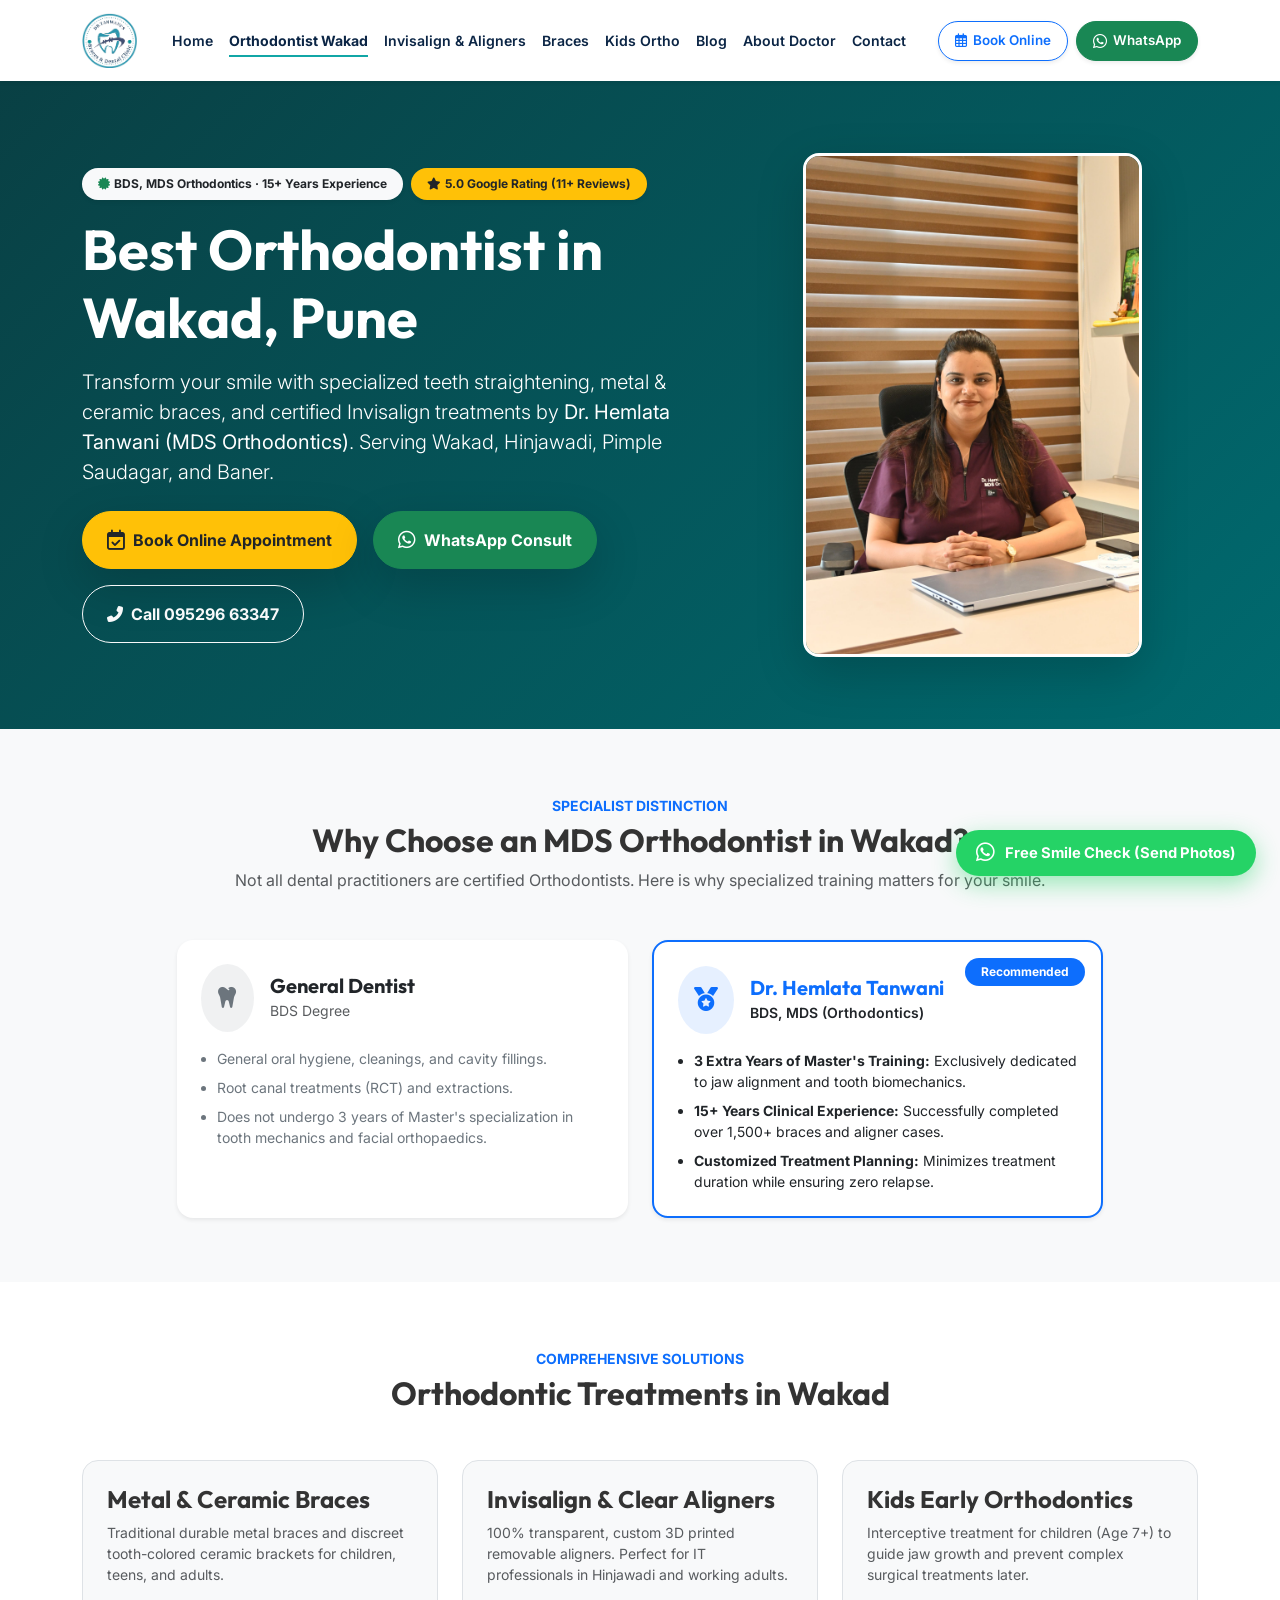
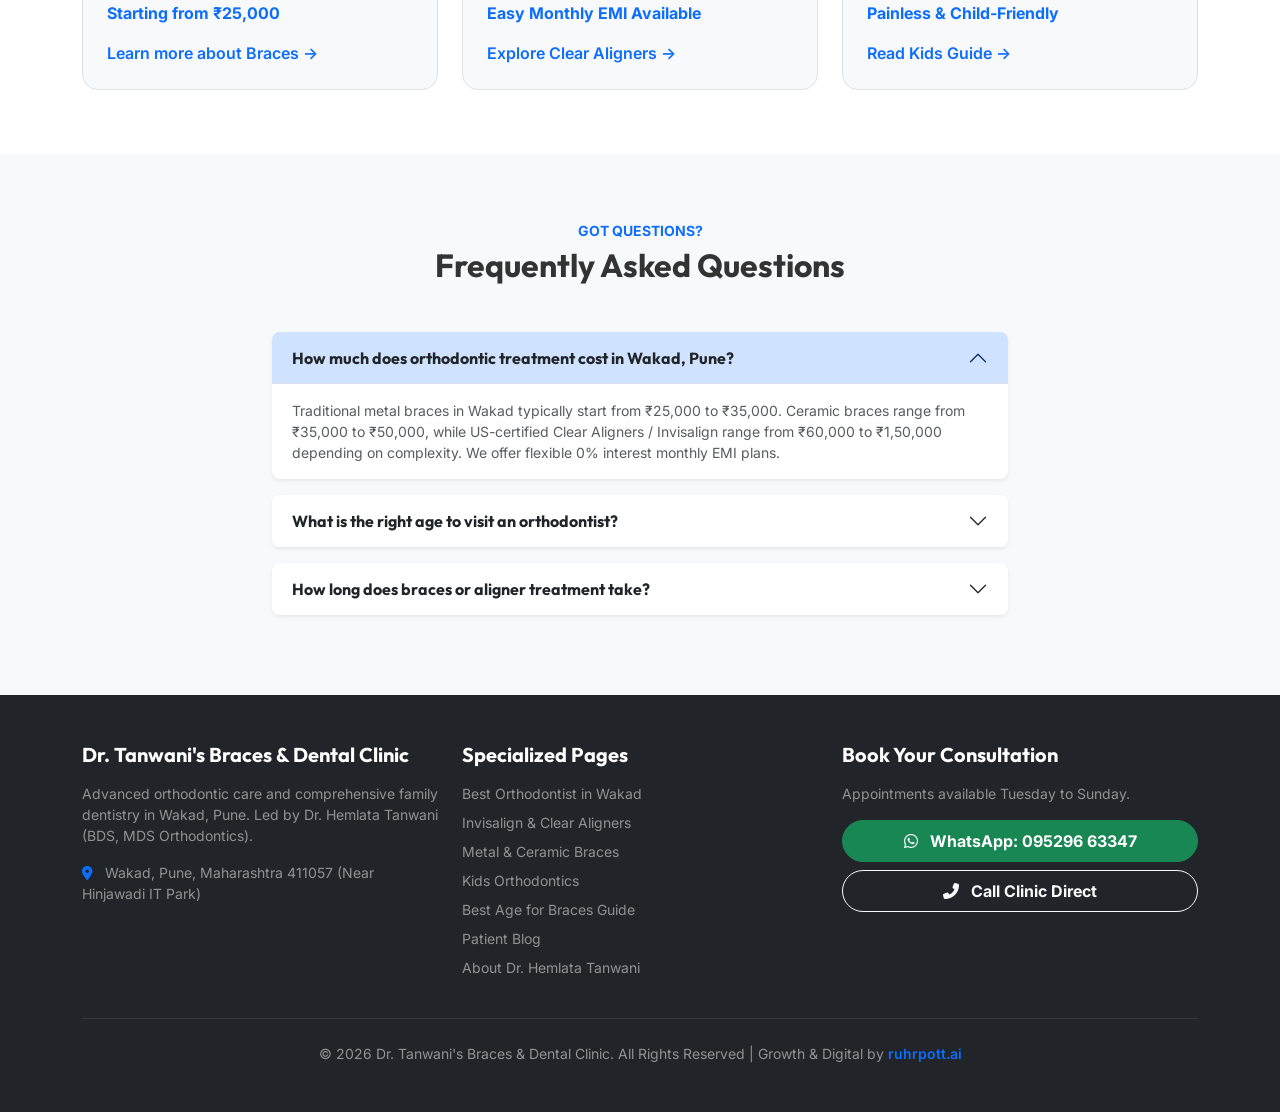
<file: orthodontist-wakad.html>
<!DOCTYPE html>
<html lang="en">
<head>
    <meta charset="UTF-8">
    <meta name="viewport" content="width=device-width, initial-scale=1.0">
    <title>Best Orthodontist in Wakad, Pune | Dr. Hemlata Tanwani (MDS Orthodontics, 15+ Yrs)</title>
    <meta name="description" content="Looking for the best orthodontist in Wakad, Pune? Dr. Hemlata Tanwani (BDS, MDS Orthodontics, 15+ Yrs Exp) specializes in Braces, Invisalign, and smile design. Book your consult today!">
    <meta name="keywords" content="Best Orthodontist in Wakad, Orthodontist Wakad Pune, Braces Specialist Wakad, Invisalign Provider Wakad, Clear Aligners Hinjewadi, Dr Hemlata Tanwani">
    <link rel="canonical" href="https://drtanwanidentalwakad.com/orthodontist-wakad.html" />

    <!-- Google Fonts & Bootstrap -->
    <link href="https://fonts.googleapis.com/css2?family=Outfit:wght@300;400;500;600;700;800&family=Inter:wght@400;500;600&display=swap" rel="stylesheet">
    <link href="https://cdn.jsdelivr.net/npm/bootstrap@5.3.2/dist/css/bootstrap.min.css" rel="stylesheet">
    <link rel="stylesheet" href="https://cdnjs.cloudflare.com/ajax/libs/font-awesome/6.4.2/css/all.min.css">
    <link rel="shortcut icon" href="images/logo.png" type="image/x-icon">
    <link rel="stylesheet" href="css/style.css">

    <!-- Google tag (gtag.js) - Google Analytics 4 & Ads -->
    <script async src="https://www.googletagmanager.com/gtag/js?id=G-JWWRQ5QRRL"></script>
    <script>
      window.dataLayer = window.dataLayer || [];
      function gtag(){dataLayer.push(arguments);}
      gtag('js', new Date());

      gtag('config', 'G-JWWRQ5QRRL');
      gtag('config', 'AW-18188409181');
    </script>

    <!-- Schema.org JSON-LD for Local SEO -->
    <script type="application/ld+json">
    {
      "@context": "https://schema.org",
      "@type": "Dentist",
      "name": "Dr. Tanwani's Braces & Dental Clinic",
      "image": "https://drtanwanidentalwakad.com/images/aboutdrimage.JPG",
      "url": "https://drtanwanidentalwakad.com/orthodontist-wakad.html",
      "telephone": "+919529663347",
      "priceRange": "₹₹",
      "address": {
        "@type": "PostalAddress",
        "streetAddress": "Wakad",
        "addressLocality": "Pune",
        "addressRegion": "Maharashtra",
        "postalCode": "411057",
        "addressCountry": "IN"
      },
      "geo": {
        "@type": "GeoCoordinates",
        "latitude": "18.5987",
        "longitude": "73.7667"
      },
      "openingHoursSpecification": {
        "@type": "OpeningHoursSpecification",
        "dayOfWeek": ["Tuesday", "Wednesday", "Thursday", "Friday", "Saturday", "Sunday"],
        "opens": "10:00",
        "closes": "21:00"
      },
      "medicalSpecialty": "Orthodontics"
    }
    </script>
</head>
<body>

    <!-- Navbar -->
    <nav class="navbar navbar-expand-lg sticky-top bg-white shadow-sm py-2" id="mainNavbar">
        <div class="container align-items-center">
            <a class="navbar-brand d-flex align-items-center" href="index.html">
                <img src="images/logo.png" alt="Dr. Tanwani's Dental Clinic Logo" class="nav-logo" style="height: 65px; width: auto; object-fit: contain;">
            </a>
            <button class="navbar-toggler border-0" type="button" data-bs-toggle="collapse" data-bs-target="#navContent">
                <span class="navbar-toggler-icon"></span>
            </button>
            <div class="collapse navbar-collapse" id="navContent">
                <ul class="navbar-nav ms-auto me-lg-4 mb-3 mb-lg-0">
                    <li class="nav-item"><a class="nav-link fw-semibold" href="index.html">Home</a></li>
                    <li class="nav-item"><a class="nav-link active fw-bold text-primary" href="orthodontist-wakad.html">Orthodontist Wakad</a></li>
                    <li class="nav-item"><a class="nav-link fw-semibold" href="invisalign-wakad.html">Invisalign & Aligners</a></li>
                    <li class="nav-item"><a class="nav-link fw-semibold" href="braces-wakad.html">Braces</a></li>
                    <li class="nav-item"><a class="nav-link fw-semibold" href="kids-braces-wakad.html">Kids Ortho</a></li>
                    <li class="nav-item"><a class="nav-link fw-semibold" href="blog/">Blog</a></li>
                    <li class="nav-item"><a class="nav-link fw-semibold" href="about-dr-hemlata-tanwani.html">About Doctor</a></li>
                    <li class="nav-item"><a class="nav-link fw-semibold" href="contact.html">Contact</a></li>
                </ul>
                <div class="navbar-cta-group">
                    <a href="https://calendar.app.google/6RNPPZvzEvNgRtZr6" target="_blank" class="btn btn-outline-primary fw-semibold shadow-sm">
                        <i class="far fa-calendar-alt"></i> Book Online
                    </a>
                    <a href="https://wa.me/919529663347?text=Hi%20Dr.%20Tanwani,%20I'd%20like%20to%20consult%20about%20Orthodontic%20treatment%20in%20Wakad." target="_blank" class="btn btn-success fw-semibold shadow-sm">
                        <i class="fab fa-whatsapp fs-6"></i> WhatsApp
                    </a>
                </div>
            </div>
        </div>
    </nav>

    <!-- Hero Header -->
    <header class="py-5 text-white" style="background: linear-gradient(135deg, #094044 0%, #006a6f 100%);">
        <div class="container py-4">
            <div class="row align-items-center g-4">
                <div class="col-lg-7">
                    <div class="d-flex flex-wrap gap-2 mb-3">
                        <span class="badge bg-light text-dark hero-badge px-3 py-2 rounded-pill fw-bold shadow-sm">
                            <i class="fas fa-certificate text-success me-1"></i> BDS, MDS Orthodontics · 15+ Years Experience
                        </span>
                        <span class="badge bg-warning text-dark hero-badge px-3 py-2 rounded-pill fw-bold shadow-sm">
                            <i class="fas fa-star text-dark me-1"></i> 5.0 Google Rating (11+ Reviews)
                        </span>
                    </div>
                    <h1 class="display-4 fw-bold mb-3">Best Orthodontist in Wakad, Pune</h1>
                    <p class="lead opacity-90 mb-4">
                        Transform your smile with specialized teeth straightening, metal & ceramic braces, and certified Invisalign treatments by <strong>Dr. Hemlata Tanwani (MDS Orthodontics)</strong>. Serving Wakad, Hinjawadi, Pimple Saudagar, and Baner.
                    </p>
                    <div class="d-flex flex-wrap gap-3">
                        <a href="https://calendar.app.google/6RNPPZvzEvNgRtZr6" target="_blank" class="btn btn-warning px-4 py-3 rounded-pill fw-bold shadow-lg d-inline-flex align-items-center gap-2 text-dark">
                            <i class="far fa-calendar-check fs-5"></i> Book Online Appointment
                        </a>
                        <a href="https://wa.me/919529663347?text=Hi%20Dr.%20Tanwani,%20I'd%20like%20to%20book%20an%20orthodontic%20consultation%20in%20Wakad." target="_blank" class="btn btn-success px-4 py-3 rounded-pill fw-bold shadow-lg d-inline-flex align-items-center gap-2">
                            <i class="fab fa-whatsapp fs-5"></i> WhatsApp Consult
                        </a>
                        <a href="tel:09529663347" class="btn btn-outline-light px-4 py-3 rounded-pill fw-bold">
                            <i class="fas fa-phone-alt me-1"></i> Call 095296 63347
                        </a>
                    </div>
                </div>
                <div class="col-lg-5 text-center">
                    <img src="images/aboutdrimage.JPG" alt="Dr. Hemlata Tanwani MDS Orthodontist Wakad" class="img-fluid rounded-4 shadow-lg border border-3 border-white w-75 object-fit-cover">
                </div>
            </div>
        </div>
    </header>

    <!-- Why an MDS Specialist Matters -->
    <section class="py-5 bg-light">
        <div class="container py-3">
            <div class="text-center max-w-700 mx-auto mb-5">
                <span class="text-primary fw-bold text-uppercase small">Specialist Distinction</span>
                <h2 class="fw-bold mt-1">Why Choose an MDS Orthodontist in Wakad?</h2>
                <p class="text-muted">Not all dental practitioners are certified Orthodontists. Here is why specialized training matters for your smile.</p>
            </div>

            <div class="row g-4 justify-content-center">
                <div class="col-md-6 col-lg-5">
                    <div class="card h-100 p-4 rounded-4 border-0 shadow-sm bg-white">
                        <div class="d-flex align-items-center gap-3 mb-3">
                            <div class="bg-secondary bg-opacity-10 text-secondary p-3 rounded-circle fs-4"><i class="fas fa-tooth"></i></div>
                            <div>
                                <h5 class="fw-bold mb-0">General Dentist</h5>
                                <span class="text-muted small">BDS Degree</span>
                            </div>
                        </div>
                        <ul class="text-secondary small mb-0 ps-3">
                            <li class="mb-2">General oral hygiene, cleanings, and cavity fillings.</li>
                            <li class="mb-2">Root canal treatments (RCT) and extractions.</li>
                            <li>Does not undergo 3 years of Master's specialization in tooth mechanics and facial orthopaedics.</li>
                        </ul>
                    </div>
                </div>

                <div class="col-md-6 col-lg-5">
                    <div class="card h-100 p-4 rounded-4 border-2 border-primary shadow-sm bg-white position-relative">
                        <span class="badge bg-primary position-absolute top-0 end-0 m-3 px-3 py-2 rounded-pill">Recommended</span>
                        <div class="d-flex align-items-center gap-3 mb-3">
                            <div class="bg-primary bg-opacity-10 text-primary p-3 rounded-circle fs-4"><i class="fas fa-medal"></i></div>
                            <div>
                                <h5 class="fw-bold mb-0 text-primary">Dr. Hemlata Tanwani</h5>
                                <span class="text-dark small fw-semibold">BDS, MDS (Orthodontics)</span>
                            </div>
                        </div>
                        <ul class="text-dark small mb-0 ps-3">
                            <li class="mb-2"><strong>3 Extra Years of Master's Training:</strong> Exclusively dedicated to jaw alignment and tooth biomechanics.</li>
                            <li class="mb-2"><strong>15+ Years Clinical Experience:</strong> Successfully completed over 1,500+ braces and aligner cases.</li>
                            <li><strong>Customized Treatment Planning:</strong> Minimizes treatment duration while ensuring zero relapse.</li>
                        </ul>
                    </div>
                </div>
            </div>
        </div>
    </section>

    <!-- Treatments Offered -->
    <section class="py-5 bg-white">
        <div class="container py-3">
            <div class="text-center mb-5">
                <span class="text-primary fw-bold text-uppercase small">Comprehensive Solutions</span>
                <h2 class="fw-bold mt-1">Orthodontic Treatments in Wakad</h2>
            </div>

            <div class="row g-4">
                <div class="col-md-4">
                    <div class="p-4 rounded-4 bg-light border h-100">
                        <h4 class="fw-bold mb-2">Metal & Ceramic Braces</h4>
                        <p class="text-muted small">Traditional durable metal braces and discreet tooth-colored ceramic brackets for children, teens, and adults.</p>
                        <p class="fw-bold text-primary mb-3">Starting from ₹25,000</p>
                        <a href="braces-wakad.html" class="fw-semibold text-decoration-none">Learn more about Braces →</a>
                    </div>
                </div>
                <div class="col-md-4">
                    <div class="p-4 rounded-4 bg-light border h-100">
                        <h4 class="fw-bold mb-2">Invisalign & Clear Aligners</h4>
                        <p class="text-muted small">100% transparent, custom 3D printed removable aligners. Perfect for IT professionals in Hinjawadi and working adults.</p>
                        <p class="fw-bold text-primary mb-3">Easy Monthly EMI Available</p>
                        <a href="invisalign-wakad.html" class="fw-semibold text-decoration-none">Explore Clear Aligners →</a>
                    </div>
                </div>
                <div class="col-md-4">
                    <div class="p-4 rounded-4 bg-light border h-100">
                        <h4 class="fw-bold mb-2">Kids Early Orthodontics</h4>
                        <p class="text-muted small">Interceptive treatment for children (Age 7+) to guide jaw growth and prevent complex surgical treatments later.</p>
                        <p class="fw-bold text-primary mb-3">Painless & Child-Friendly</p>
                        <a href="kids-braces-wakad.html" class="fw-semibold text-decoration-none">Read Kids Guide →</a>
                    </div>
                </div>
            </div>
        </div>
    </section>

    <!-- FAQs with Schema.org Accordion -->
    <section class="py-5 bg-light">
        <div class="container py-3">
            <div class="text-center mb-5">
                <span class="text-primary fw-bold text-uppercase small">Got Questions?</span>
                <h2 class="fw-bold mt-1">Frequently Asked Questions</h2>
            </div>

            <div class="row justify-content-center">
                <div class="col-lg-8">
                    <div class="accordion" id="orthoFaq">
                        <div class="accordion-item border-0 mb-3 rounded-3 shadow-sm overflow-hidden">
                            <h2 class="accordion-header">
                                <button class="accordion-button fw-bold text-dark" type="button" data-bs-toggle="collapse" data-bs-target="#faq1">
                                    How much does orthodontic treatment cost in Wakad, Pune?
                                </button>
                            </h2>
                            <div id="faq1" class="accordion-collapse collapse show" data-bs-parent="#orthoFaq">
                                <div class="accordion-body text-muted small">
                                    Traditional metal braces in Wakad typically start from ₹25,000 to ₹35,000. Ceramic braces range from ₹35,000 to ₹50,000, while US-certified Clear Aligners / Invisalign range from ₹60,000 to ₹1,50,000 depending on complexity. We offer flexible 0% interest monthly EMI plans.
                                </div>
                            </div>
                        </div>

                        <div class="accordion-item border-0 mb-3 rounded-3 shadow-sm overflow-hidden">
                            <h2 class="accordion-header">
                                <button class="accordion-button collapsed fw-bold text-dark" type="button" data-bs-toggle="collapse" data-bs-target="#faq2">
                                    What is the right age to visit an orthodontist?
                                </button>
                            </h2>
                            <div id="faq2" class="accordion-collapse collapse" data-bs-parent="#orthoFaq">
                                <div class="accordion-body text-muted small">
                                    The American Association of Orthodontists recommends a child's first evaluation by age 7. Read our detailed guide: <a href="blog/best-age-for-braces-kids-wakad.html" class="fw-semibold text-primary">Best Age for Braces: When Should Your Child See an Orthodontist? &rarr;</a> However, orthodontic treatments are highly effective at any age — over 40% of our braces and aligner patients are adults over 25.
                                </div>
                            </div>
                        </div>

                        <div class="accordion-item border-0 mb-3 rounded-3 shadow-sm overflow-hidden">
                            <h2 class="accordion-header">
                                <button class="accordion-button collapsed fw-bold text-dark" type="button" data-bs-toggle="collapse" data-bs-target="#faq3">
                                    How long does braces or aligner treatment take?
                                </button>
                            </h2>
                            <div id="faq3" class="accordion-collapse collapse" data-bs-parent="#orthoFaq">
                                <div class="accordion-body text-muted small">
                                    Mild crowding or spacing can be corrected in 6 to 9 months with clear aligners. Comprehensive orthodontic cases typically take 12 to 18 months. Dr. Tanwani creates a 3D digital simulation showing your exact expected timeline before starting.
                                </div>
                            </div>
                        </div>
                    </div>
                </div>
            </div>
        </div>
    </section>

    <!-- Footer -->
    <footer class="bg-dark text-white py-5">
        <div class="container">
            <div class="row g-4">
                <div class="col-lg-4">
                    <h5 class="fw-bold mb-3">Dr. Tanwani's Braces & Dental Clinic</h5>
                    <p class="text-white-50 small">Advanced orthodontic care and comprehensive family dentistry in Wakad, Pune. Led by Dr. Hemlata Tanwani (BDS, MDS Orthodontics).</p>
                    <p class="text-white-50 small mb-0"><i class="fas fa-map-marker-alt text-primary me-2"></i> Wakad, Pune, Maharashtra 411057 (Near Hinjawadi IT Park)</p>
                </div>
                <div class="col-lg-4">
                    <h5 class="fw-bold mb-3">Specialized Pages</h5>
                    <ul class="list-unstyled small text-white-50">
                        <li class="mb-2"><a href="orthodontist-wakad.html" class="text-white-50 text-decoration-none">Best Orthodontist in Wakad</a></li>
                        <li class="mb-2"><a href="invisalign-wakad.html" class="text-white-50 text-decoration-none">Invisalign & Clear Aligners</a></li>
                        <li class="mb-2"><a href="braces-wakad.html" class="text-white-50 text-decoration-none">Metal & Ceramic Braces</a></li>
                        <li class="mb-2"><a href="kids-braces-wakad.html" class="text-white-50 text-decoration-none">Kids Orthodontics</a></li>
                        <li class="mb-2"><a href="blog/best-age-for-braces-kids-wakad.html" class="text-white-50 text-decoration-none">Best Age for Braces Guide</a></li>
                        <li class="mb-2"><a href="blog/" class="text-white-50 text-decoration-none">Patient Blog</a></li>
                        <li class="mb-2"><a href="about-dr-hemlata-tanwani.html" class="text-white-50 text-decoration-none">About Dr. Hemlata Tanwani</a></li>
                    </ul>
                </div>
                <div class="col-lg-4">
                    <h5 class="fw-bold mb-3">Book Your Consultation</h5>
                    <p class="text-white-50 small">Appointments available Tuesday to Sunday.</p>
                    <a href="https://wa.me/919529663347?text=Hi%20Dr.%20Tanwani,%20I'd%20like%20to%20book%20a%20consultation." target="_blank" class="btn btn-success rounded-pill px-4 py-2 w-100 fw-bold mb-2">
                        <i class="fab fa-whatsapp me-2"></i> WhatsApp: 095296 63347
                    </a>
                    <a href="tel:09529663347" class="btn btn-outline-light rounded-pill px-4 py-2 w-100 fw-bold">
                        <i class="fas fa-phone-alt me-2"></i> Call Clinic Direct
                    </a>
                </div>
            </div>
            <hr class="border-secondary my-4">
            <div class="text-center text-white-50 small">
                © 2026 Dr. Tanwani's Braces & Dental Clinic. All Rights Reserved | Growth & Digital by <a href="https://ruhrpott.ai" target="_blank" class="text-primary text-decoration-none fw-semibold">ruhrpott.ai</a>
            </div>
        </div>
    </footer>

    <!-- Floating WhatsApp Lead Generator -->
    <a href="https://wa.me/919529663347?text=Hi%20Dr.%20Tanwani,%20I'd%20like%20a%20Free%20WhatsApp%20Smile%20Assessment%20for%20braces/aligners." target="_blank" class="floating-whatsapp-btn" aria-label="WhatsApp Smile Assessment">
        <i class="fab fa-whatsapp"></i>
        <span>Free Smile Check <span class="d-mobile-hide">(Send Photos)</span></span>
    </a>

    <script src="https://cdn.jsdelivr.net/npm/bootstrap@5.3.2/dist/js/bootstrap.bundle.min.js"></script>
    <script src="js/analytics.js"></script>
</body>
</html>
</file>
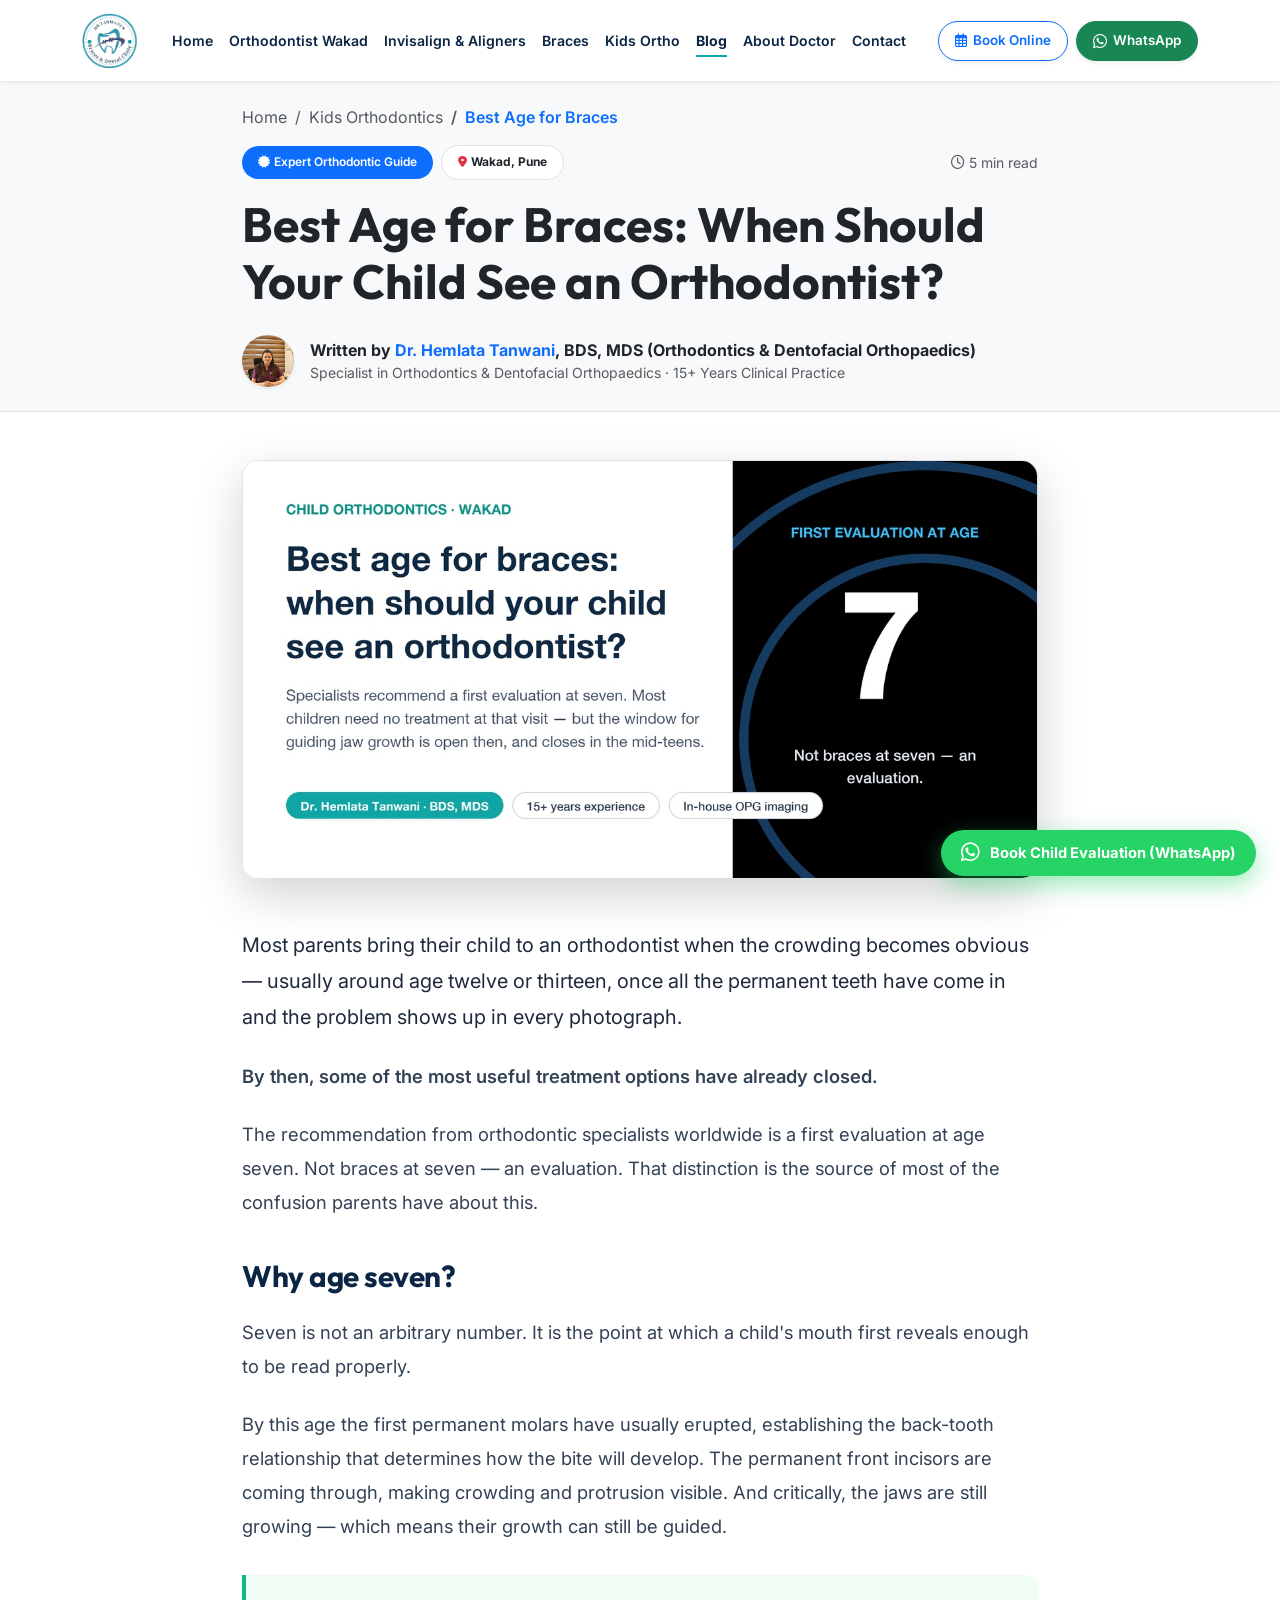
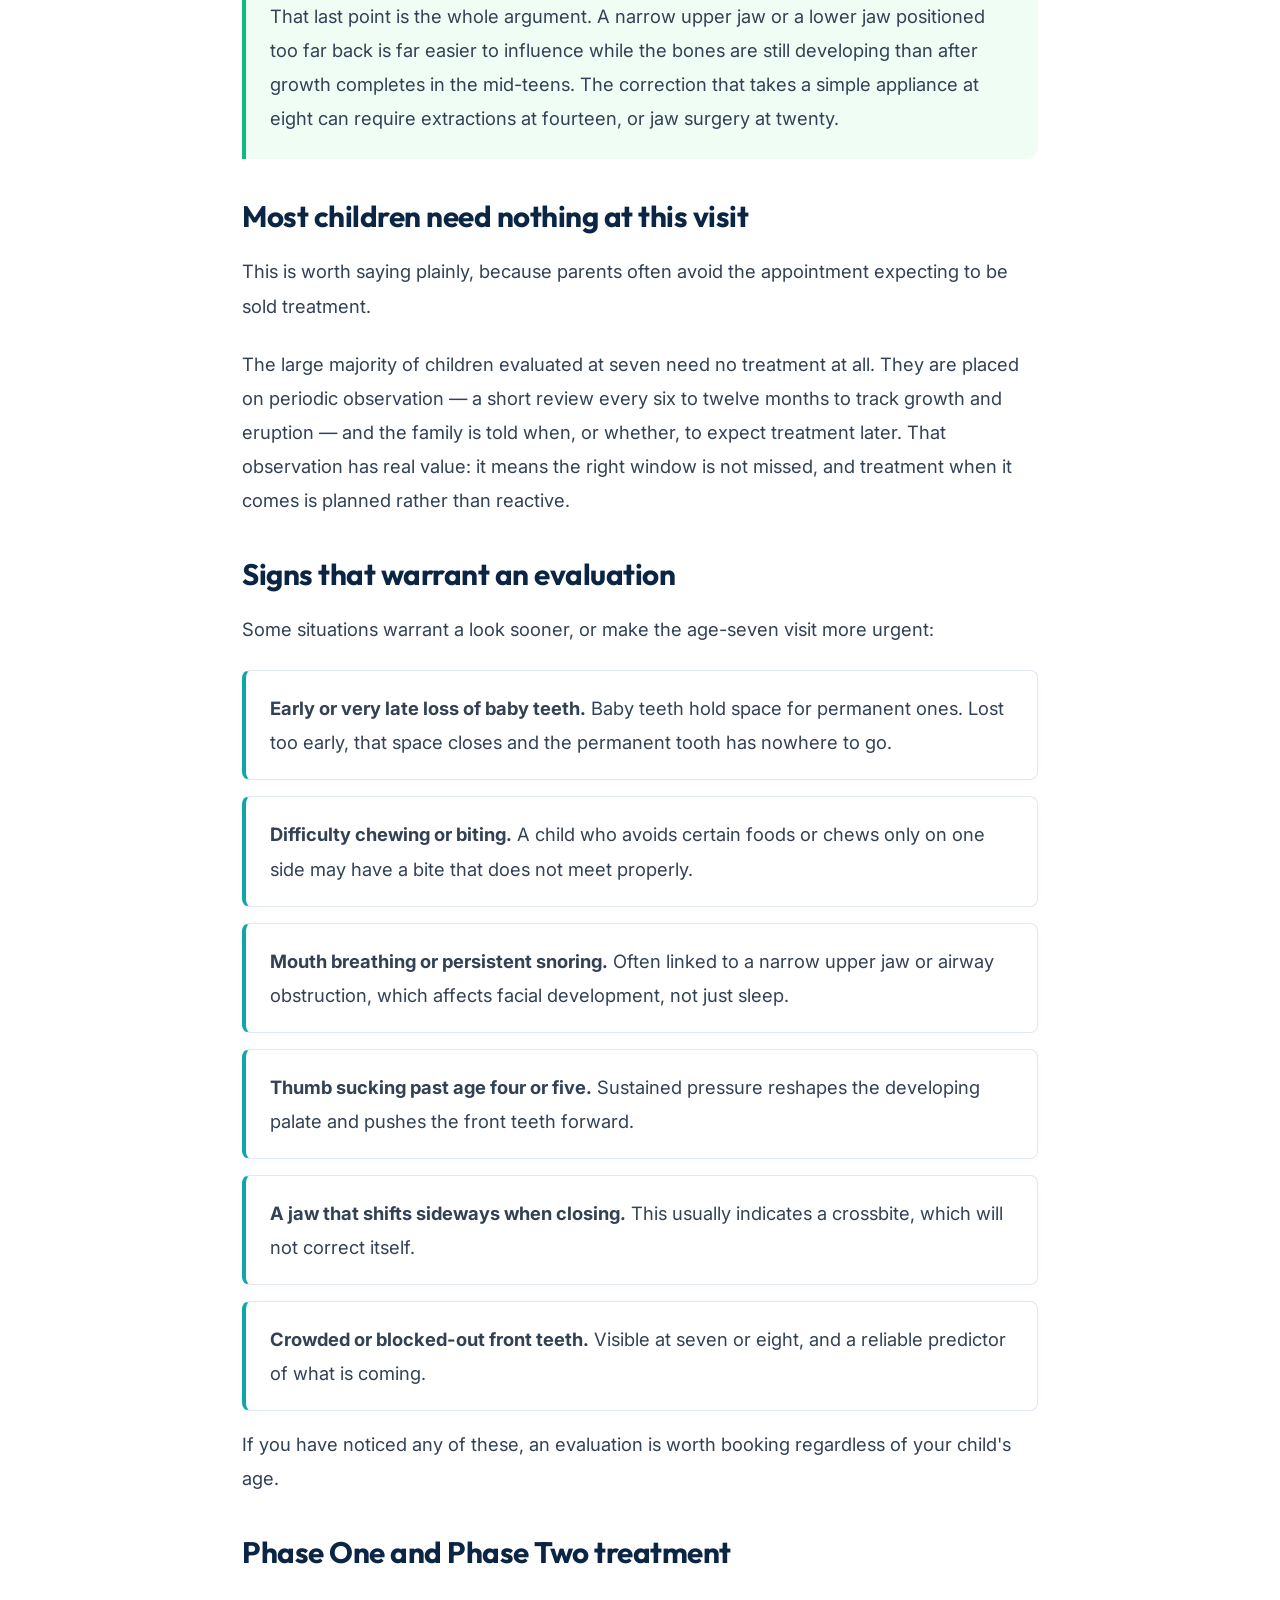
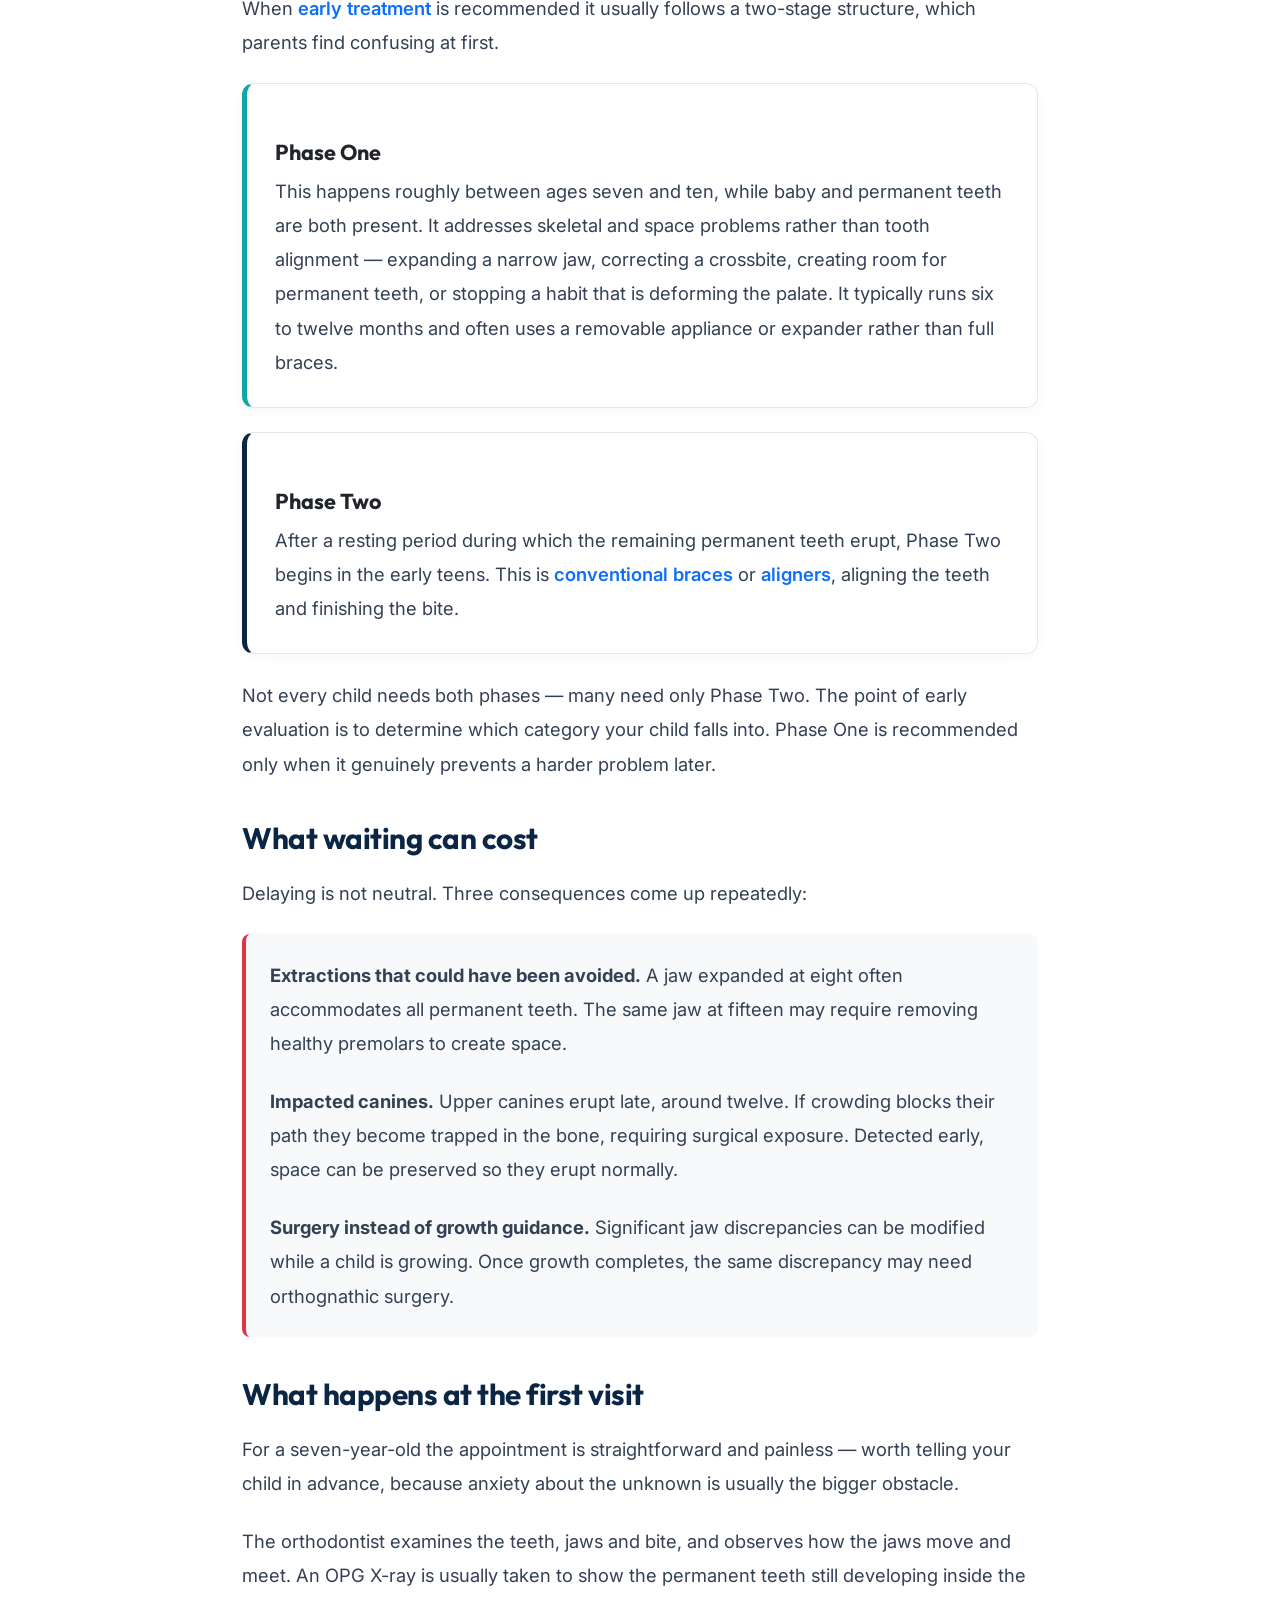
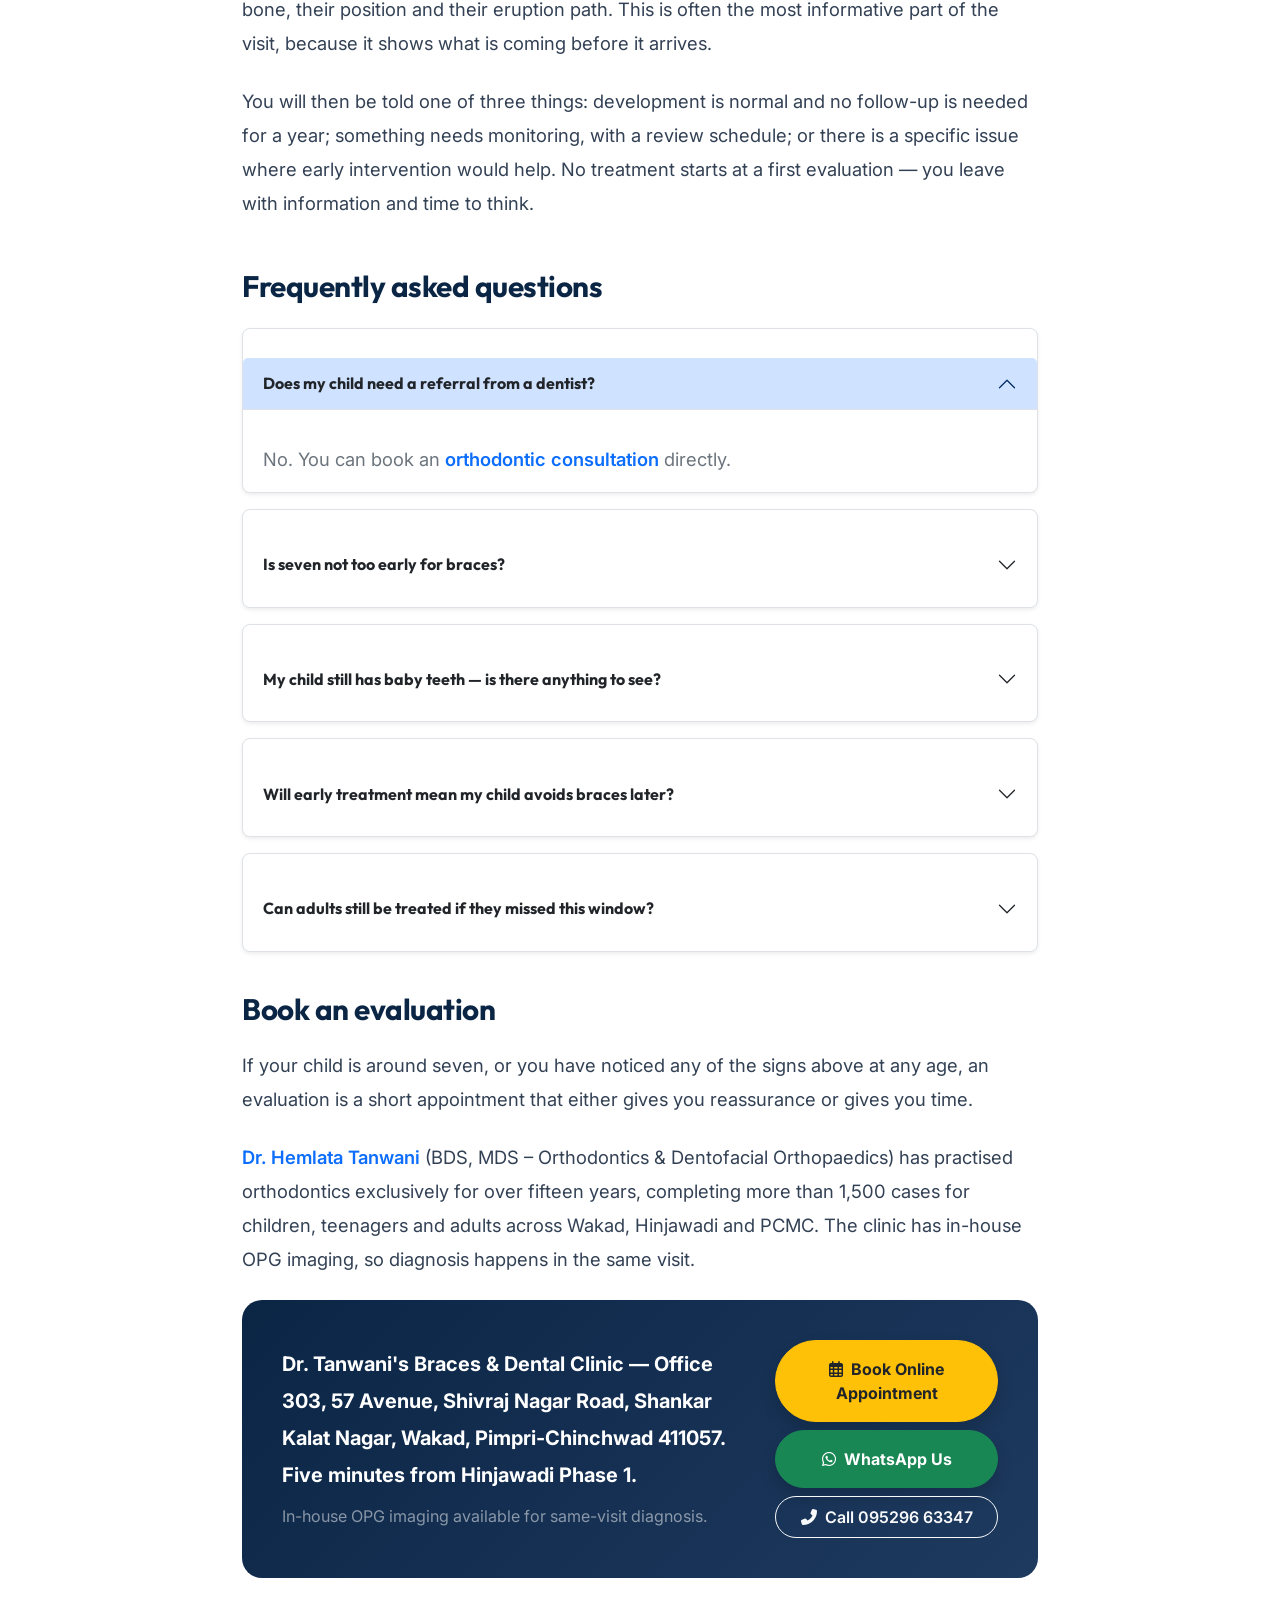
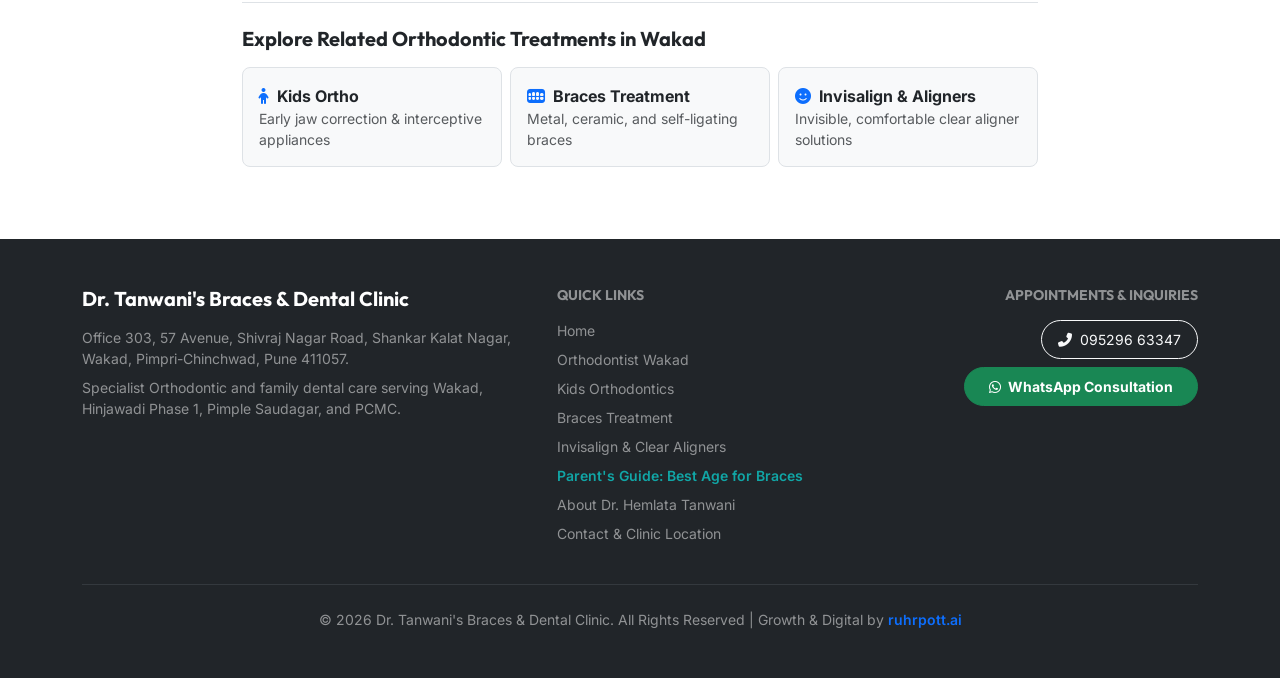
<file: blog/best-age-for-braces-kids-wakad.html>
<!DOCTYPE html>
<html lang="en">
<head>
    <meta charset="UTF-8">
    <meta name="viewport" content="width=device-width, initial-scale=1.0">
    <title>Best Age for Braces in Kids | Child Orthodontist Wakad</title>
    <meta name="description" content="An MDS orthodontist in Wakad explains the right age for a child's first orthodontic check, the warning signs to watch for, and what early treatment involves.">
    <meta name="keywords" content="child orthodontist in Wakad, kids braces Wakad, braces for children Pimpri Chinchwad, best age for braces for kids, when to take child to orthodontist India, early orthodontic treatment Pune">
    <link rel="canonical" href="https://drtanwanidentalwakad.com/blog/best-age-for-braces-kids-wakad.html" />

    <!-- Open Graph / Facebook / WhatsApp -->
    <meta property="og:type" content="article" />
    <meta property="og:title" content="Best Age for Braces: When Should Your Child See an Orthodontist?" />
    <meta property="og:description" content="An MDS orthodontist in Wakad explains the right age for a child's first orthodontic check, the warning signs to watch for, and what early treatment involves." />
    <meta property="og:url" content="https://drtanwanidentalwakad.com/blog/best-age-for-braces-kids-wakad.html" />
    <meta property="og:image" content="https://drtanwanidentalwakad.com/images/best-age-for-braces-cover.jpg" />
    <meta property="article:published_time" content="2026-09-03" />
    <meta property="article:author" content="Dr. Hemlata Tanwani" />

    <!-- Twitter Card -->
    <meta name="twitter:card" content="summary_large_image" />
    <meta name="twitter:title" content="Best Age for Braces: When Should Your Child See an Orthodontist?" />
    <meta name="twitter:description" content="An MDS orthodontist in Wakad explains the right age for a child's first orthodontic check, warning signs to watch for, and what early treatment involves." />
    <meta name="twitter:image" content="https://drtanwanidentalwakad.com/images/best-age-for-braces-cover.jpg" />

    <!-- Google Fonts -->
    <link href="https://fonts.googleapis.com/css2?family=Outfit:wght@300;400;500;600;700;800&family=Inter:wght@400;500;600;700&display=swap" rel="stylesheet">
    <!-- Bootstrap CSS -->
    <link href="https://cdn.jsdelivr.net/npm/bootstrap@5.3.2/dist/css/bootstrap.min.css" rel="stylesheet">
    <!-- FontAwesome for Icons -->
    <link rel="stylesheet" href="https://cdnjs.cloudflare.com/ajax/libs/font-awesome/6.4.2/css/all.min.css">
    <link rel="shortcut icon" href="../images/logo.png" type="image/x-icon">
    <!-- Custom Styles -->
    <link rel="stylesheet" href="../css/style.css">

    <!-- Google tag (gtag.js) - Google Analytics 4 & Ads -->
    <script async src="https://www.googletagmanager.com/gtag/js?id=G-JWWRQ5QRRL"></script>
    <script>
      window.dataLayer = window.dataLayer || [];
      function gtag(){dataLayer.push(arguments);}
      gtag('js', new Date());

      gtag('config', 'G-JWWRQ5QRRL');
      gtag('config', 'AW-18188409181');
    </script>

    <!-- Schema.org JSON-LD Structured Data: Article + FAQPage + BreadcrumbList -->
    <script type="application/ld+json">
    {
      "@context": "https://schema.org",
      "@graph": [
        {
          "@type": "Article",
          "@id": "https://drtanwanidentalwakad.com/blog/best-age-for-braces-kids-wakad.html#article",
          "headline": "Best Age for Braces: When Should Your Child See an Orthodontist?",
          "description": "An MDS orthodontist in Wakad explains the right age for a child's first orthodontic check, the warning signs to watch for, and what early treatment involves.",
          "image": "https://drtanwanidentalwakad.com/images/best-age-for-braces-cover.jpg",
          "datePublished": "2026-09-03",
          "dateModified": "2026-09-03",
          "mainEntityOfPage": "https://drtanwanidentalwakad.com/blog/best-age-for-braces-kids-wakad.html",
          "author": {
            "@type": "Person",
            "name": "Dr. Hemlata Tanwani",
            "jobTitle": "Consultant Orthodontist & Dentofacial Orthopaedist",
            "honorificSuffix": "BDS, MDS (Orthodontics & Dentofacial Orthopaedics)",
            "url": "https://drtanwanidentalwakad.com/about-dr-hemlata-tanwani.html",
            "sameAs": "https://drtanwanidentalwakad.com/about-dr-hemlata-tanwani.html"
          },
          "publisher": {
            "@type": "Dentist",
            "name": "Dr. Tanwani's Braces & Dental Clinic",
            "url": "https://drtanwanidentalwakad.com/",
            "logo": {
              "@type": "ImageObject",
              "url": "https://drtanwanidentalwakad.com/images/logo.png"
            }
          }
        },
        {
          "@type": "FAQPage",
          "@id": "https://drtanwanidentalwakad.com/blog/best-age-for-braces-kids-wakad.html#faq",
          "mainEntity": [
            {
              "@type": "Question",
              "name": "Does my child need a referral from a dentist?",
              "acceptedAnswer": {
                "@type": "Answer",
                "text": "No. You can book an orthodontic consultation directly."
              }
            },
            {
              "@type": "Question",
              "name": "Is seven not too early for braces?",
              "acceptedAnswer": {
                "@type": "Answer",
                "text": "It is too early for full braces in almost every case, and that is not what the visit is for. Most children seen at seven do not begin treatment for several years."
              }
            },
            {
              "@type": "Question",
              "name": "My child still has baby teeth — is there anything to see?",
              "acceptedAnswer": {
                "@type": "Answer",
                "text": "Yes, often more than later. Baby teeth guide the permanent ones, and problems with spacing, eruption sequence and jaw relationships are visible and correctable while they are still present."
              }
            },
            {
              "@type": "Question",
              "name": "Will early treatment mean my child avoids braces later?",
              "acceptedAnswer": {
                "@type": "Answer",
                "text": "Sometimes, but not usually. It more often simplifies and shortens later treatment. The biggest difference it makes is in avoiding extractions and surgery."
              }
            },
            {
              "@type": "Question",
              "name": "Can adults still be treated if they missed this window?",
              "acceptedAnswer": {
                "@type": "Answer",
                "text": "Absolutely. Teeth move at any age. What changes is that jaw relationships can no longer be guided by growth, so some corrections are approached differently."
              }
            }
          ]
        },
        {
          "@type": "BreadcrumbList",
          "@id": "https://drtanwanidentalwakad.com/blog/best-age-for-braces-kids-wakad.html#breadcrumb",
          "itemListElement": [
            {
              "@type": "ListItem",
              "position": 1,
              "name": "Home",
              "item": "https://drtanwanidentalwakad.com/"
            },
            {
              "@type": "ListItem",
              "position": 2,
              "name": "Blog",
              "item": "https://drtanwanidentalwakad.com/blog/"
            },
            {
              "@type": "ListItem",
              "position": 3,
              "name": "Best Age for Braces",
              "item": "https://drtanwanidentalwakad.com/blog/best-age-for-braces-kids-wakad.html"
            }
          ]
        }
      ]
    }
    </script>

    <style>
        .article-container {
            max-width: 820px;
        }
        .article-content {
            font-size: 1.15rem;
            line-height: 1.85;
            color: #334155;
        }
        .article-content p {
            margin-bottom: 1.5rem;
        }
        .article-content h2 {
            color: #0b2545;
            font-weight: 700;
            margin-top: 2.5rem;
            margin-bottom: 1.25rem;
            font-size: 1.85rem;
            letter-spacing: -0.5px;
        }
        .article-content h3 {
            color: #0b2545;
            font-weight: 600;
            margin-top: 1.8rem;
            margin-bottom: 1rem;
            font-size: 1.35rem;
        }
        .article-lead {
            font-size: 1.25rem;
            line-height: 1.8;
            color: #1e293b;
        }
        .callout-box {
            background-color: #f0fdf4;
            border-left: 4px solid #10b981;
            padding: 1.5rem;
            border-radius: 0 12px 12px 0;
            margin: 2rem 0;
        }
        .sign-item {
            background: #ffffff;
            border: 1px solid #e2e8f0;
            border-left: 4px solid #11a6a6;
            border-radius: 8px;
            padding: 1.25rem 1.5rem;
            margin-bottom: 1rem;
            box-shadow: 0 2px 8px rgba(0,0,0,0.02);
        }
        .phase-box {
            background: #ffffff;
            border: 1px solid #e2e8f0;
            border-radius: 12px;
            padding: 1.75rem;
            margin-bottom: 1.5rem;
            box-shadow: 0 4px 15px rgba(0,0,0,0.03);
        }
        .phase-box.phase-one {
            border-left: 5px solid #11a6a6;
        }
        .phase-box.phase-two {
            border-left: 5px solid #0b2545;
        }
        .cta-box-gradient {
            background: linear-gradient(135deg, #0b2545 0%, #1e3a5f 100%);
            border-radius: 20px;
            color: #ffffff;
            padding: 2.5rem;
        }
    </style>
</head>
<body>

    <!-- Navbar -->
    <nav class="navbar navbar-expand-lg sticky-top bg-white shadow-sm py-2" id="mainNavbar">
        <div class="container align-items-center">
            <a class="navbar-brand d-flex align-items-center" href="../index.html">
                <img src="../images/logo.png" alt="Dr. Tanwani's Dental Clinic Logo" class="nav-logo" style="height: 65px; width: auto; object-fit: contain;">
            </a>
            <button class="navbar-toggler border-0" type="button" data-bs-toggle="collapse" data-bs-target="#navContent" aria-label="Toggle navigation">
                <span class="navbar-toggler-icon"></span>
            </button>
            <div class="collapse navbar-collapse" id="navContent">
                <ul class="navbar-nav ms-auto me-lg-4 mb-3 mb-lg-0">
                    <li class="nav-item"><a class="nav-link fw-semibold" href="../index.html">Home</a></li>
                    <li class="nav-item"><a class="nav-link fw-semibold" href="../orthodontist-wakad.html">Orthodontist Wakad</a></li>
                    <li class="nav-item"><a class="nav-link fw-semibold" href="../invisalign-wakad.html">Invisalign & Aligners</a></li>
                    <li class="nav-item"><a class="nav-link fw-semibold" href="../braces-wakad.html">Braces</a></li>
                    <li class="nav-item"><a class="nav-link fw-semibold" href="../kids-braces-wakad.html">Kids Ortho</a></li>
                    <li class="nav-item"><a class="nav-link active fw-bold text-primary" href="index.html">Blog</a></li>
                    <li class="nav-item"><a class="nav-link fw-semibold" href="../about-dr-hemlata-tanwani.html">About Doctor</a></li>
                    <li class="nav-item"><a class="nav-link fw-semibold" href="../contact.html">Contact</a></li>
                </ul>
                <div class="navbar-cta-group">
                    <a href="https://calendar.app.google/6RNPPZvzEvNgRtZr6" target="_blank" class="btn btn-outline-primary fw-semibold shadow-sm">
                        <i class="far fa-calendar-alt"></i> Book Online
                    </a>
                    <a href="https://wa.me/919529663347?text=Hi%20Dr.%20Tanwani,%20I%20read%20your%20guide%20on%20the%20best%20age%20for%20braces%20and%20would%20like%20to%20schedule%20an%20evaluation." target="_blank" class="btn btn-success fw-semibold shadow-sm">
                        <i class="fab fa-whatsapp fs-6"></i> WhatsApp
                    </a>
                </div>
            </div>
        </div>
    </nav>

    <!-- Breadcrumb & Header Container -->
    <header class="py-4 bg-light border-bottom">
        <div class="container article-container">
            <nav aria-label="breadcrumb" class="mb-3">
                <ol class="breadcrumb mb-0 small">
                    <li class="breadcrumb-item"><a href="../index.html" class="text-decoration-none text-muted">Home</a></li>
                    <li class="breadcrumb-item"><a href="../kids-braces-wakad.html" class="text-decoration-none text-muted">Kids Orthodontics</a></li>
                    <li class="breadcrumb-item active text-primary fw-semibold" aria-current="page">Best Age for Braces</li>
                </ol>
            </nav>

            <div class="d-flex flex-wrap align-items-center gap-2 mb-3">
                <span class="badge bg-primary px-3 py-2 rounded-pill fw-semibold">
                    <i class="fas fa-certificate me-1"></i> Expert Orthodontic Guide
                </span>
                <span class="badge bg-white text-dark border px-3 py-2 rounded-pill">
                    <i class="fas fa-map-marker-alt text-danger me-1"></i> Wakad, Pune
                </span>
                <span class="text-muted small ms-auto d-flex align-items-center gap-1">
                    <i class="far fa-clock"></i> 5 min read
                </span>
            </div>

            <h1 class="display-5 fw-bold text-dark mb-3">
                Best Age for Braces: When Should Your Child See an Orthodontist?
            </h1>

            <div class="d-flex align-items-center gap-3 pt-2">
                <a href="../about-dr-hemlata-tanwani.html">
                    <img src="../images/aboutdrimage.JPG" alt="Dr. Hemlata Tanwani MDS" class="rounded-circle shadow-sm" style="width: 52px; height: 52px; object-fit: cover;">
                </a>
                <div>
                    <div class="fw-bold text-dark">
                        Written by <a href="../about-dr-hemlata-tanwani.html" class="text-decoration-none text-primary">Dr. Hemlata Tanwani</a>, BDS, MDS (Orthodontics & Dentofacial Orthopaedics)
                    </div>
                    <div class="text-muted small">
                        Specialist in Orthodontics & Dentofacial Orthopaedics · 15+ Years Clinical Practice
                    </div>
                </div>
            </div>
        </div>
    </header>

    <!-- Main Content Area -->
    <main class="py-5">
        <div class="container article-container">

            <!-- Hero Cover Image -->
            <div class="mb-5 text-center">
                <img src="../images/best-age-for-braces-cover.jpg" alt="Best Age for Braces Guide: First Evaluation at Age 7 - Dr. Hemlata Tanwani Wakad" class="img-fluid rounded-4 shadow-lg border w-100" style="max-height: 520px; object-fit: cover;">
            </div>

            <article class="article-content">

                <p class="article-lead">
                    Most parents bring their child to an orthodontist when the crowding becomes obvious — usually around age twelve or thirteen, once all the permanent teeth have come in and the problem shows up in every photograph.
                </p>

                <p class="fw-semibold">
                    By then, some of the most useful treatment options have already closed.
                </p>

                <p>
                    The recommendation from orthodontic specialists worldwide is a first evaluation at age seven. Not braces at seven — an evaluation. That distinction is the source of most of the confusion parents have about this.
                </p>

                <h2>Why age seven?</h2>

                <p>
                    Seven is not an arbitrary number. It is the point at which a child's mouth first reveals enough to be read properly.
                </p>

                <p>
                    By this age the first permanent molars have usually erupted, establishing the back-tooth relationship that determines how the bite will develop. The permanent front incisors are coming through, making crowding and protrusion visible. And critically, the jaws are still growing — which means their growth can still be guided.
                </p>

                <div class="callout-box">
                    <p class="mb-0">
                        That last point is the whole argument. A narrow upper jaw or a lower jaw positioned too far back is far easier to influence while the bones are still developing than after growth completes in the mid-teens. The correction that takes a simple appliance at eight can require extractions at fourteen, or jaw surgery at twenty.
                    </p>
                </div>

                <h2>Most children need nothing at this visit</h2>

                <p>
                    This is worth saying plainly, because parents often avoid the appointment expecting to be sold treatment.
                </p>

                <p>
                    The large majority of children evaluated at seven need no treatment at all. They are placed on periodic observation — a short review every six to twelve months to track growth and eruption — and the family is told when, or whether, to expect treatment later. That observation has real value: it means the right window is not missed, and treatment when it comes is planned rather than reactive.
                </p>

                <h2>Signs that warrant an evaluation</h2>

                <p>
                    Some situations warrant a look sooner, or make the age-seven visit more urgent:
                </p>

                <div class="sign-item">
                    <strong>Early or very late loss of baby teeth.</strong> Baby teeth hold space for permanent ones. Lost too early, that space closes and the permanent tooth has nowhere to go.
                </div>

                <div class="sign-item">
                    <strong>Difficulty chewing or biting.</strong> A child who avoids certain foods or chews only on one side may have a bite that does not meet properly.
                </div>

                <div class="sign-item">
                    <strong>Mouth breathing or persistent snoring.</strong> Often linked to a narrow upper jaw or airway obstruction, which affects facial development, not just sleep.
                </div>

                <div class="sign-item">
                    <strong>Thumb sucking past age four or five.</strong> Sustained pressure reshapes the developing palate and pushes the front teeth forward.
                </div>

                <div class="sign-item">
                    <strong>A jaw that shifts sideways when closing.</strong> This usually indicates a crossbite, which will not correct itself.
                </div>

                <div class="sign-item">
                    <strong>Crowded or blocked-out front teeth.</strong> Visible at seven or eight, and a reliable predictor of what is coming.
                </div>

                <p>
                    If you have noticed any of these, an evaluation is worth booking regardless of your child's age.
                </p>

                <h2>Phase One and Phase Two treatment</h2>

                <p>
                    When <a href="../kids-braces-wakad.html" class="text-primary text-decoration-none fw-semibold">early treatment</a> is recommended it usually follows a two-stage structure, which parents find confusing at first.
                </p>

                <div class="phase-box phase-one">
                    <h3 class="fw-bold mb-2"><a href="../kids-braces-wakad.html" class="text-dark text-decoration-none">Phase One</a></h3>
                    <p class="mb-0">
                        This happens roughly between ages seven and ten, while baby and permanent teeth are both present. It addresses skeletal and space problems rather than tooth alignment — expanding a narrow jaw, correcting a crossbite, creating room for permanent teeth, or stopping a habit that is deforming the palate. It typically runs six to twelve months and often uses a removable appliance or expander rather than full braces.
                    </p>
                </div>

                <div class="phase-box phase-two">
                    <h3 class="fw-bold mb-2"><a href="../braces-wakad.html" class="text-dark text-decoration-none">Phase Two</a></h3>
                    <p class="mb-0">
                        After a resting period during which the remaining permanent teeth erupt, Phase Two begins in the early teens. This is <a href="../braces-wakad.html" class="text-primary text-decoration-none fw-semibold">conventional braces</a> or <a href="../invisalign-wakad.html" class="text-primary text-decoration-none fw-semibold">aligners</a>, aligning the teeth and finishing the bite.
                    </p>
                </div>

                <p>
                    Not every child needs both phases — many need only Phase Two. The point of early evaluation is to determine which category your child falls into. Phase One is recommended only when it genuinely prevents a harder problem later.
                </p>

                <h2>What waiting can cost</h2>

                <p>
                    Delaying is not neutral. Three consequences come up repeatedly:
                </p>

                <div class="callout-box bg-light border-start border-4 border-danger p-4 rounded-3 my-4">
                    <p>
                        <strong>Extractions that could have been avoided.</strong> A jaw expanded at eight often accommodates all permanent teeth. The same jaw at fifteen may require removing healthy premolars to create space.
                    </p>
                    <p>
                        <strong>Impacted canines.</strong> Upper canines erupt late, around twelve. If crowding blocks their path they become trapped in the bone, requiring surgical exposure. Detected early, space can be preserved so they erupt normally.
                    </p>
                    <p class="mb-0">
                        <strong>Surgery instead of growth guidance.</strong> Significant jaw discrepancies can be modified while a child is growing. Once growth completes, the same discrepancy may need orthognathic surgery.
                    </p>
                </div>

                <h2>What happens at the first visit</h2>

                <p>
                    For a seven-year-old the appointment is straightforward and painless — worth telling your child in advance, because anxiety about the unknown is usually the bigger obstacle.
                </p>

                <p>
                    The orthodontist examines the teeth, jaws and bite, and observes how the jaws move and meet. An OPG X-ray is usually taken to show the permanent teeth still developing inside the bone, their position and their eruption path. This is often the most informative part of the visit, because it shows what is coming before it arrives.
                </p>

                <p>
                    You will then be told one of three things: development is normal and no follow-up is needed for a year; something needs monitoring, with a review schedule; or there is a specific issue where early intervention would help. No treatment starts at a first evaluation — you leave with information and time to think.
                </p>

                <!-- Frequently asked questions -->
                <h2 class="mt-5">Frequently asked questions</h2>

                <div class="accordion my-4" id="faqAccordion">
                    <div class="accordion-item border rounded-3 mb-3 overflow-hidden shadow-sm">
                        <h3 class="accordion-header" id="headingOne">
                            <button class="accordion-button fw-bold text-dark" type="button" data-bs-toggle="collapse" data-bs-target="#collapseOne" aria-expanded="true" aria-controls="collapseOne">
                                Does my child need a referral from a dentist?
                            </button>
                        </h3>
                        <div id="collapseOne" class="accordion-collapse collapse show" aria-labelledby="headingOne" data-bs-parent="#faqAccordion">
                            <div class="accordion-body text-secondary">
                                No. You can book an <a href="../orthodontist-wakad.html" class="text-primary text-decoration-none fw-semibold">orthodontic consultation</a> directly.
                            </div>
                        </div>
                    </div>

                    <div class="accordion-item border rounded-3 mb-3 overflow-hidden shadow-sm">
                        <h3 class="accordion-header" id="headingTwo">
                            <button class="accordion-button collapsed fw-bold text-dark" type="button" data-bs-toggle="collapse" data-bs-target="#collapseTwo" aria-expanded="false" aria-controls="collapseTwo">
                                Is seven not too early for braces?
                            </button>
                        </h3>
                        <div id="collapseTwo" class="accordion-collapse collapse" aria-labelledby="headingTwo" data-bs-parent="#faqAccordion">
                            <div class="accordion-body text-secondary">
                                It is too early for full braces in almost every case, and that is not what the visit is for. Most children seen at seven do not begin treatment for several years.
                            </div>
                        </div>
                    </div>

                    <div class="accordion-item border rounded-3 mb-3 overflow-hidden shadow-sm">
                        <h3 class="accordion-header" id="headingThree">
                            <button class="accordion-button collapsed fw-bold text-dark" type="button" data-bs-toggle="collapse" data-bs-target="#collapseThree" aria-expanded="false" aria-controls="collapseThree">
                                My child still has baby teeth — is there anything to see?
                            </button>
                        </h3>
                        <div id="collapseThree" class="accordion-collapse collapse" aria-labelledby="headingThree" data-bs-parent="#faqAccordion">
                            <div class="accordion-body text-secondary">
                                Yes, often more than later. Baby teeth guide the permanent ones, and problems with spacing, eruption sequence and jaw relationships are visible and correctable while they are still present.
                            </div>
                        </div>
                    </div>

                    <div class="accordion-item border rounded-3 mb-3 overflow-hidden shadow-sm">
                        <h3 class="accordion-header" id="headingFour">
                            <button class="accordion-button collapsed fw-bold text-dark" type="button" data-bs-toggle="collapse" data-bs-target="#collapseFour" aria-expanded="false" aria-controls="collapseFour">
                                Will early treatment mean my child avoids braces later?
                            </button>
                        </h3>
                        <div id="collapseFour" class="accordion-collapse collapse" aria-labelledby="headingFour" data-bs-parent="#faqAccordion">
                            <div class="accordion-body text-secondary">
                                Sometimes, but not usually. It more often simplifies and shortens later treatment. The biggest difference it makes is in avoiding extractions and surgery.
                            </div>
                        </div>
                    </div>

                    <div class="accordion-item border rounded-3 mb-3 overflow-hidden shadow-sm">
                        <h3 class="accordion-header" id="headingFive">
                            <button class="accordion-button collapsed fw-bold text-dark" type="button" data-bs-toggle="collapse" data-bs-target="#collapseFive" aria-expanded="false" aria-controls="collapseFive">
                                Can adults still be treated if they missed this window?
                            </button>
                        </h3>
                        <div id="collapseFive" class="accordion-collapse collapse" aria-labelledby="headingFive" data-bs-parent="#faqAccordion">
                            <div class="accordion-body text-secondary">
                                Absolutely. Teeth move at any age. What changes is that jaw relationships can no longer be guided by growth, so some corrections are approached differently.
                            </div>
                        </div>
                    </div>
                </div>

                <!-- Book an evaluation Section -->
                <h2>Book an evaluation</h2>

                <p>
                    If your child is around seven, or you have noticed any of the signs above at any age, an evaluation is a short appointment that either gives you reassurance or gives you time.
                </p>

                <p>
                    <a href="../about-dr-hemlata-tanwani.html" class="text-primary text-decoration-none fw-semibold">Dr. Hemlata Tanwani</a> (BDS, MDS – Orthodontics & Dentofacial Orthopaedics) has practised orthodontics exclusively for over fifteen years, completing more than 1,500 cases for children, teenagers and adults across Wakad, Hinjawadi and PCMC. The clinic has in-house OPG imaging, so diagnosis happens in the same visit.
                </p>

                <div class="cta-box-gradient my-4">
                    <div class="row align-items-center g-4">
                        <div class="col-lg-8">
                            <p class="text-white fw-bold fs-5 mb-2">
                                Dr. Tanwani's Braces & Dental Clinic — Office 303, 57 Avenue, Shivraj Nagar Road, Shankar Kalat Nagar, Wakad, Pimpri-Chinchwad 411057. Five minutes from Hinjawadi Phase 1.
                            </p>
                            <p class="text-white-50 small mb-0">
                                In-house OPG imaging available for same-visit diagnosis.
                            </p>
                        </div>
                        <div class="col-lg-4 text-lg-end">
                            <div class="d-grid gap-2">
                                <a href="https://calendar.app.google/6RNPPZvzEvNgRtZr6" target="_blank" class="btn btn-warning py-3 rounded-pill fw-bold shadow text-dark">
                                    <i class="far fa-calendar-alt me-1"></i> Book Online Appointment
                                </a>
                                <a href="https://wa.me/919529663347?text=Hi%20Dr.%20Tanwani,%20I'd%20like%20to%20schedule%20an%20orthodontic%20evaluation%20for%20my%20child." target="_blank" class="btn btn-success py-3 rounded-pill fw-bold shadow">
                                    <i class="fab fa-whatsapp me-1"></i> WhatsApp Us
                                </a>
                                <a href="tel:09529663347" class="btn btn-outline-light py-2 rounded-pill fw-semibold">
                                    <i class="fas fa-phone-alt me-1"></i> Call 095296 63347
                                </a>
                            </div>
                        </div>
                    </div>
                </div>

                <!-- Related Services -->
                <div class="border-top pt-4 my-4">
                    <h5 class="fw-bold text-dark mb-3">Explore Related Orthodontic Treatments in Wakad</h5>
                    <div class="row g-2">
                        <div class="col-md-4">
                            <a href="../kids-braces-wakad.html" class="btn btn-light border text-start w-100 p-3 rounded-3 text-decoration-none">
                                <div class="fw-bold text-dark"><i class="fas fa-child text-primary me-2"></i>Kids Ortho</div>
                                <div class="small text-muted">Early jaw correction & interceptive appliances</div>
                            </a>
                        </div>
                        <div class="col-md-4">
                            <a href="../braces-wakad.html" class="btn btn-light border text-start w-100 p-3 rounded-3 text-decoration-none">
                                <div class="fw-bold text-dark"><i class="fas fa-teeth text-primary me-2"></i>Braces Treatment</div>
                                <div class="small text-muted">Metal, ceramic, and self-ligating braces</div>
                            </a>
                        </div>
                        <div class="col-md-4">
                            <a href="../invisalign-wakad.html" class="btn btn-light border text-start w-100 p-3 rounded-3 text-decoration-none">
                                <div class="fw-bold text-dark"><i class="fas fa-smile text-primary me-2"></i>Invisalign & Aligners</div>
                                <div class="small text-muted">Invisible, comfortable clear aligner solutions</div>
                            </a>
                        </div>
                    </div>
                </div>

            </article>
        </div>
    </main>

    <!-- Footer -->
    <footer class="bg-dark text-white py-5">
        <div class="container">
            <div class="row g-4">
                <div class="col-lg-5">
                    <h5 class="fw-bold mb-3">Dr. Tanwani's Braces & Dental Clinic</h5>
                    <p class="text-white-50 small mb-2">Office 303, 57 Avenue, Shivraj Nagar Road, Shankar Kalat Nagar, Wakad, Pimpri-Chinchwad, Pune 411057.</p>
                    <p class="text-white-50 small">Specialist Orthodontic and family dental care serving Wakad, Hinjawadi Phase 1, Pimple Saudagar, and PCMC.</p>
                </div>
                <div class="col-lg-3">
                    <h6 class="fw-bold text-uppercase text-white-50 small mb-3">Quick Links</h6>
                    <ul class="list-unstyled small d-grid gap-2">
                        <li><a href="../index.html" class="text-white-50 text-decoration-none hover-white">Home</a></li>
                        <li><a href="../orthodontist-wakad.html" class="text-white-50 text-decoration-none hover-white">Orthodontist Wakad</a></li>
                        <li><a href="../kids-braces-wakad.html" class="text-white-50 text-decoration-none hover-white">Kids Orthodontics</a></li>
                        <li><a href="../braces-wakad.html" class="text-white-50 text-decoration-none hover-white">Braces Treatment</a></li>
                        <li><a href="../invisalign-wakad.html" class="text-white-50 text-decoration-none hover-white">Invisalign & Clear Aligners</a></li>
                        <li><a href="best-age-for-braces-kids-wakad.html" class="text-primary-accent text-decoration-none fw-semibold">Parent's Guide: Best Age for Braces</a></li>
                        <li><a href="../about-dr-hemlata-tanwani.html" class="text-white-50 text-decoration-none hover-white">About Dr. Hemlata Tanwani</a></li>
                        <li><a href="../contact.html" class="text-white-50 text-decoration-none hover-white">Contact & Clinic Location</a></li>
                    </ul>
                </div>
                <div class="col-lg-4 text-lg-end">
                    <h6 class="fw-bold text-uppercase text-white-50 small mb-3">Appointments & Inquiries</h6>
                    <a href="tel:09529663347" class="btn btn-outline-light btn-sm rounded-pill px-3 py-2 mb-2 d-inline-block">
                        <i class="fas fa-phone-alt me-1"></i> 095296 63347
                    </a>
                    <br>
                    <a href="https://wa.me/919529663347?text=Hi%20Dr.%20Tanwani,%20I'd%20like%20to%20schedule%20an%20evaluation." target="_blank" class="btn btn-success btn-sm rounded-pill px-4 py-2 fw-bold d-inline-block">
                        <i class="fab fa-whatsapp me-1"></i> WhatsApp Consultation
                    </a>
                </div>
            </div>
            <hr class="border-secondary my-4">
            <div class="text-center text-white-50 small">
                © 2026 Dr. Tanwani's Braces & Dental Clinic. All Rights Reserved | Growth & Digital by <a href="https://ruhrpott.ai" target="_blank" class="text-primary text-decoration-none fw-semibold">ruhrpott.ai</a>
            </div>
        </div>
    </footer>

    <!-- Floating WhatsApp Lead Generator -->
    <a href="https://wa.me/919529663347?text=Hi%20Dr.%20Tanwani,%20I%20read%20your%20guide%20on%20the%20best%20age%20for%20braces%20and%20would%20like%20to%20schedule%20an%20evaluation." target="_blank" class="floating-whatsapp-btn" aria-label="WhatsApp Smile Assessment">
        <i class="fab fa-whatsapp"></i>
        <span>Book Child Evaluation <span class="d-mobile-hide">(WhatsApp)</span></span>
    </a>

    <!-- Bootstrap JS Bundle -->
    <script src="https://cdn.jsdelivr.net/npm/bootstrap@5.3.2/dist/js/bootstrap.bundle.min.js"></script>
    <!-- Clinic Analytics -->
    <script src="../js/analytics.js"></script>
</body>
</html>
</file>
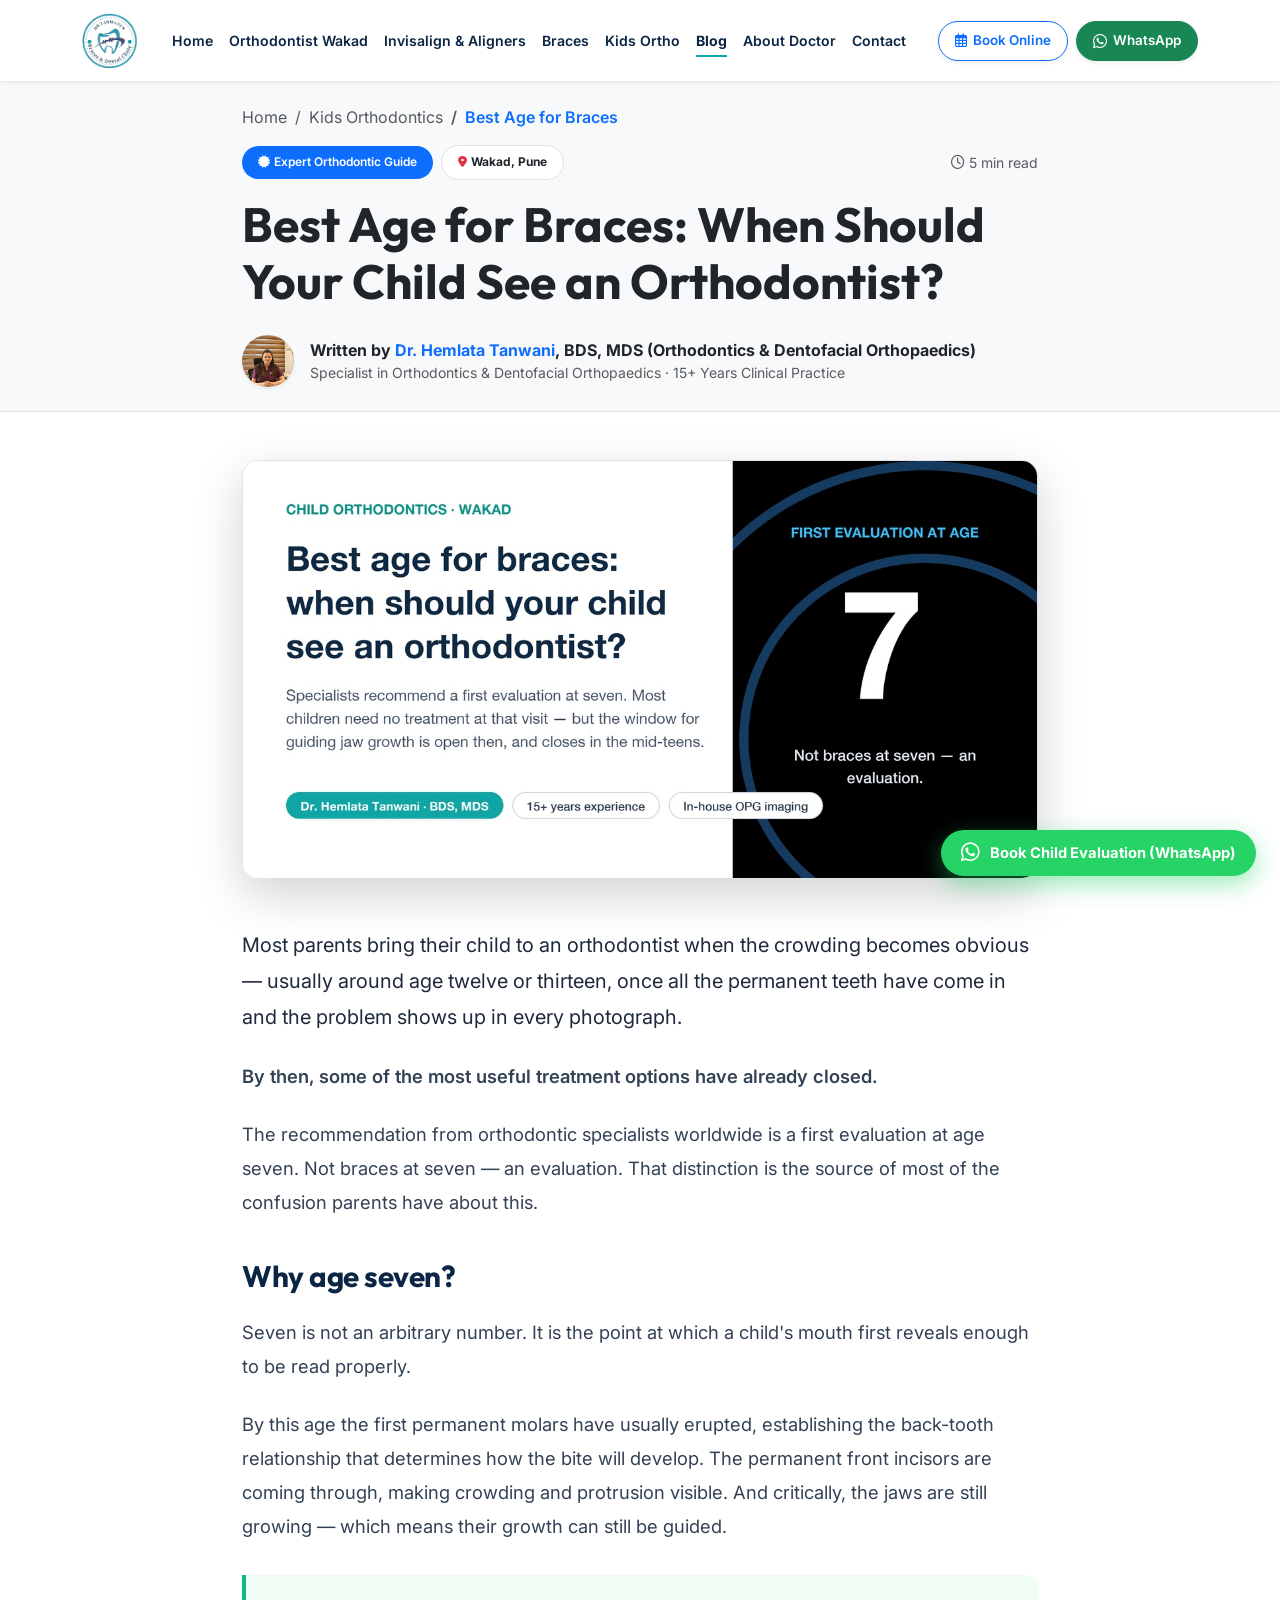
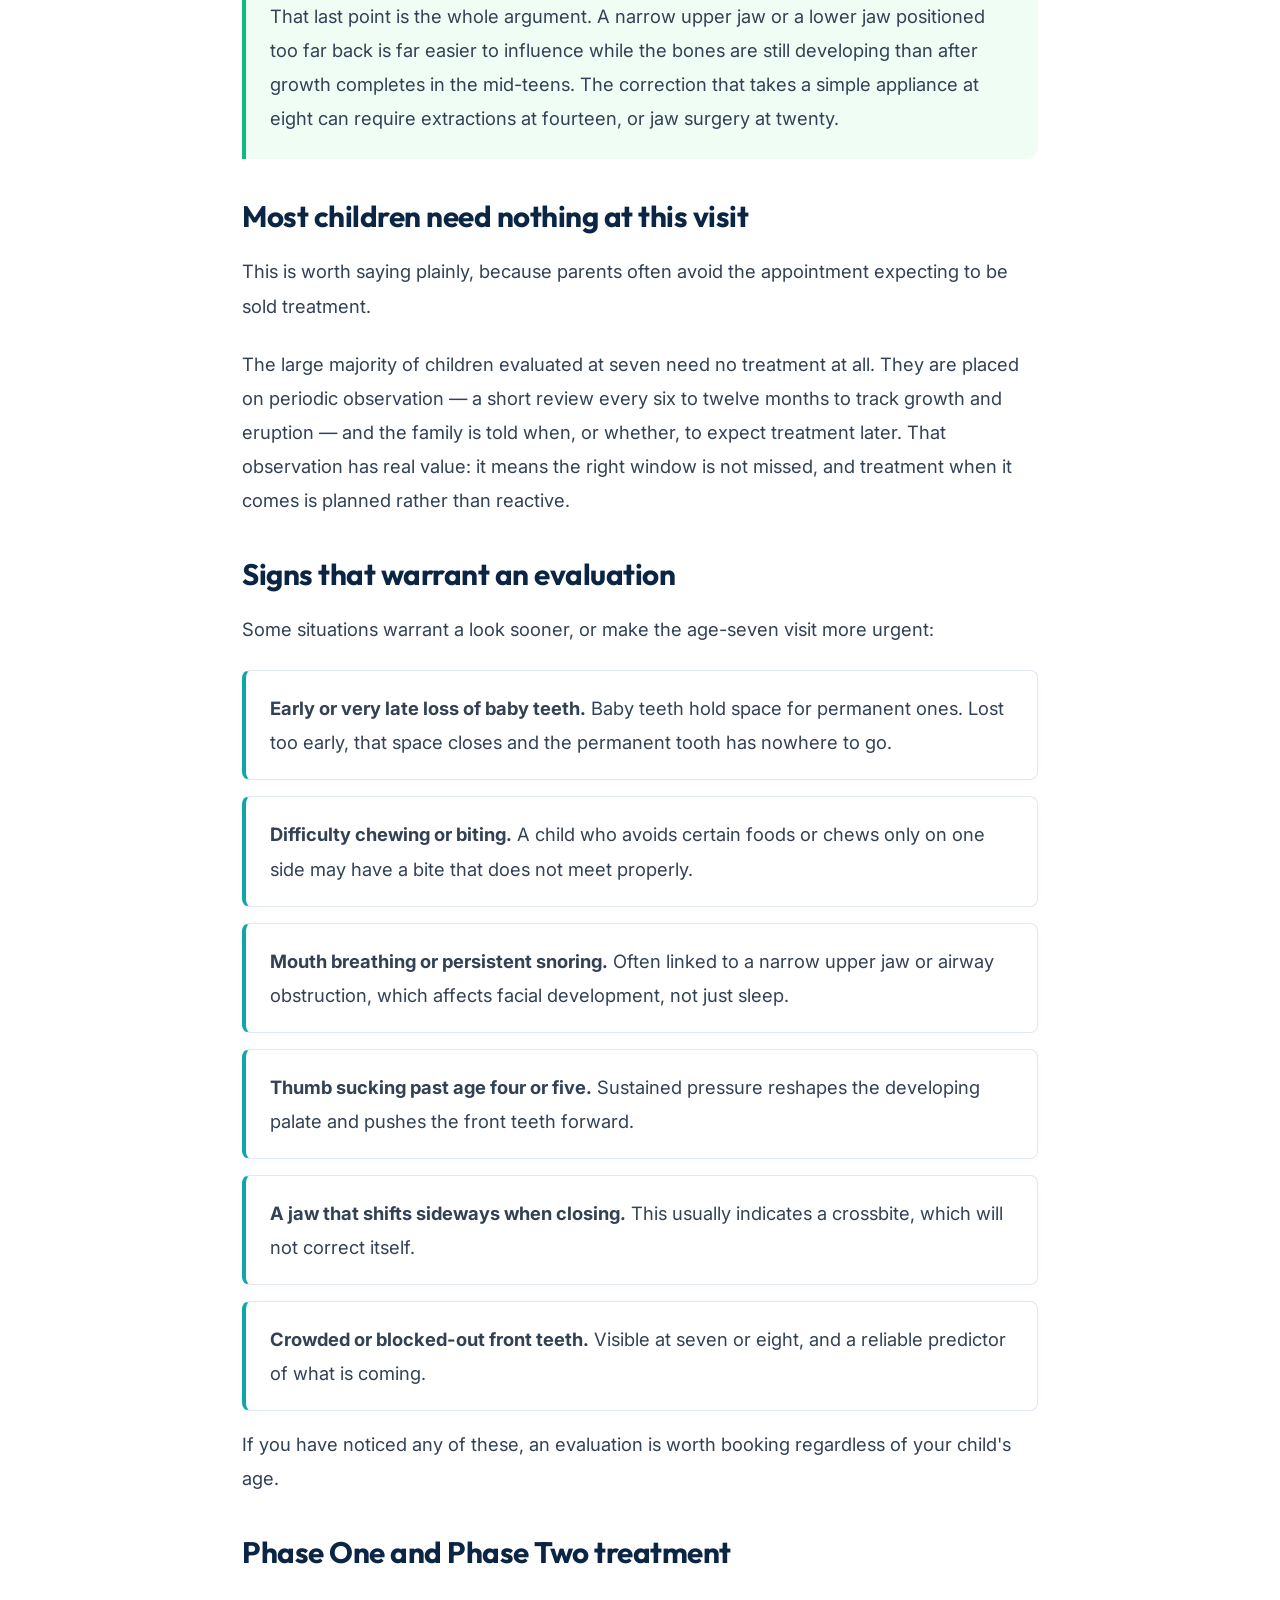
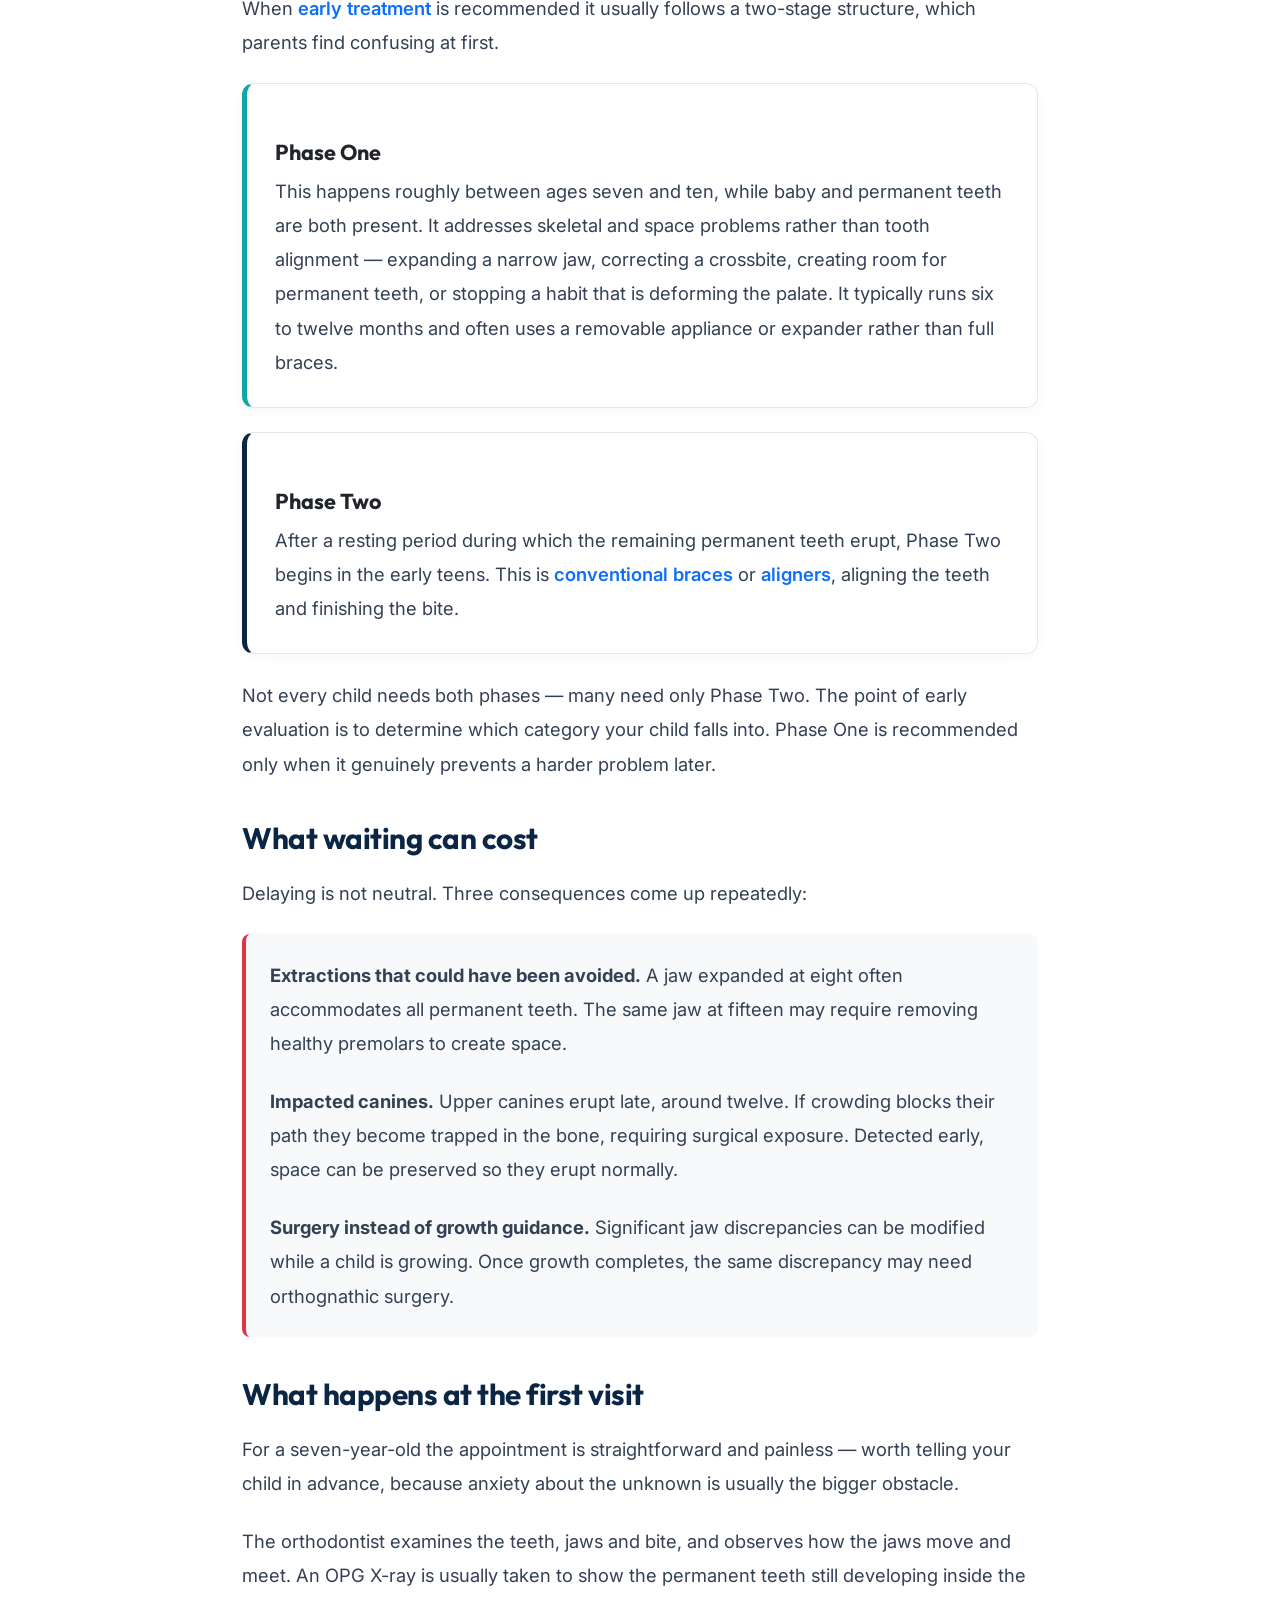
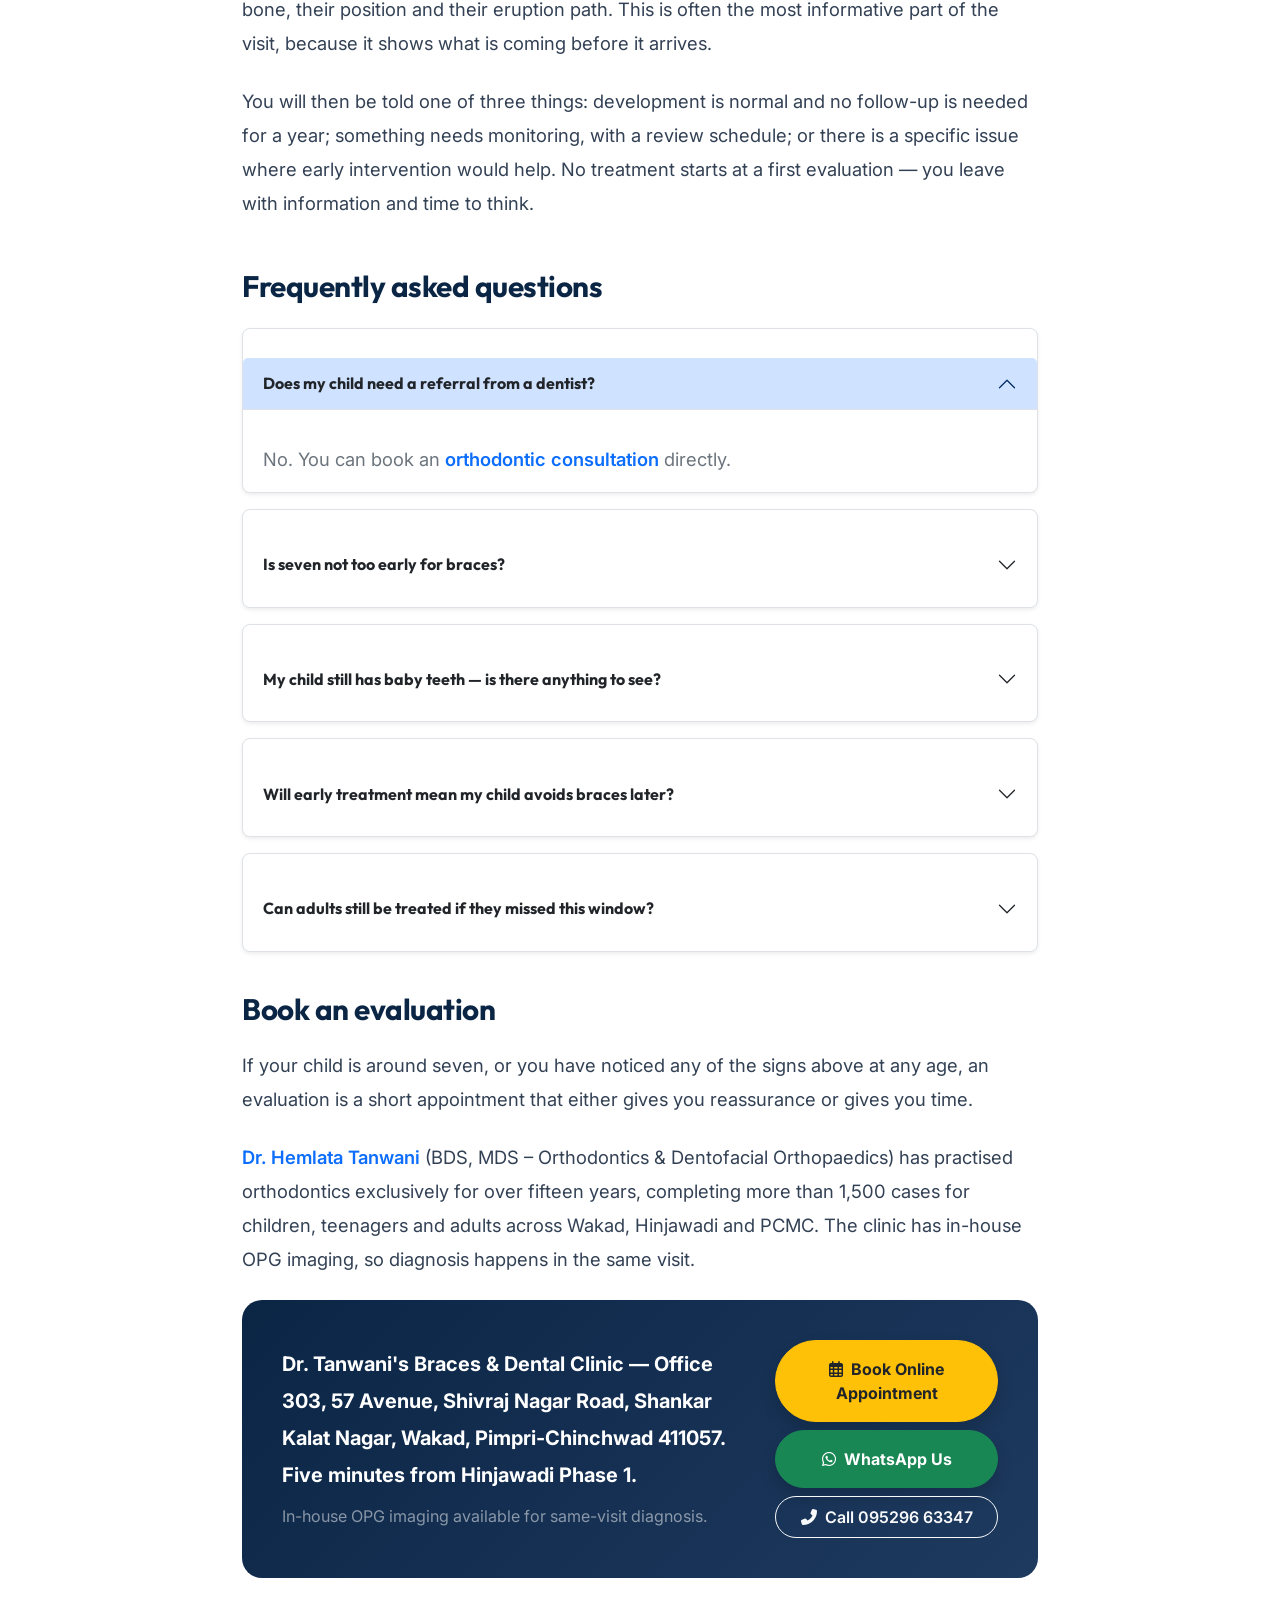
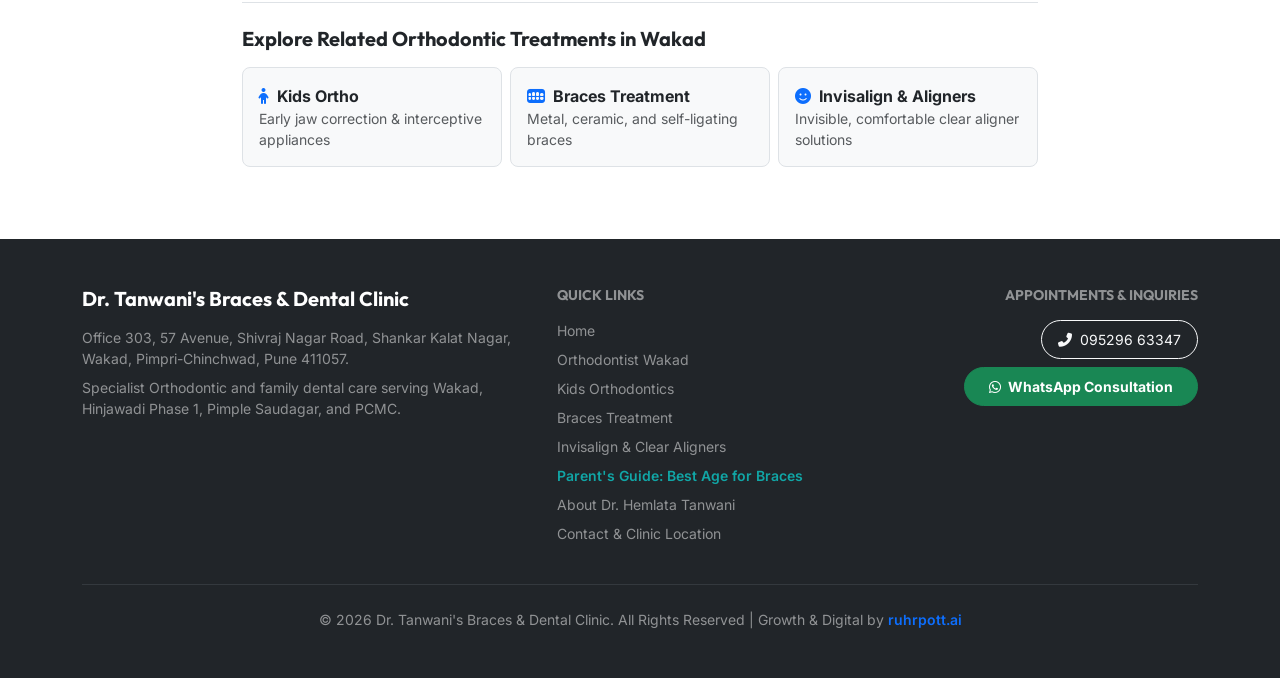
<file: blog/best-age-for-braces.html>
<!DOCTYPE html>
<html lang="en">
<head>
    <meta charset="UTF-8">
    <meta http-equiv="refresh" content="0; url=best-age-for-braces-kids-wakad.html">
    <link rel="canonical" href="https://drtanwanidentalwakad.com/blog/best-age-for-braces-kids-wakad.html" />
    <title>Redirecting to Best Age for Braces Guide...</title>
    <script>
        window.location.replace("best-age-for-braces-kids-wakad.html");
    </script>
</head>
<body>
    <p>Redirecting to <a href="best-age-for-braces-kids-wakad.html">Best Age for Braces: When Should Your Child See an Orthodontist?</a>...</p>
</body>
</html>
</file>
<file: css/style.css>
/* Custom CSS for Dr. Tanwani's Braces & Dental Clinic */
:root {
    --primary-color: #0b2545; /* Deep Navy */
    --primary-accent: #11a6a6; /* Vibrant Teal */
    --primary-accent-dark: #0b7d7d;
    --text-color: #333333;
    --text-muted: #6c757d;
    --bg-light: #f8f9fa;
    --bg-gray: #f2f5f8;
}

body {
    font-family: 'Inter', sans-serif;
    color: var(--text-color);
    overflow-x: hidden;
}

html, body {
  overflow-x: hidden;
}

h1, h2, h3, h4, h5, h6, .navbar-brand {
    font-family: 'Outfit', sans-serif;
}

/* Utilities */
.text-primary-accent { color: var(--primary-accent) !important; }
.bg-primary-accent { background-color: var(--primary-accent) !important; }
.bg-navy { background-color: var(--primary-color) !important; }
.bg-light-gray { background-color: var(--bg-gray) !important; }

.text-gradient {
    background: linear-gradient(90deg, #11a6a6, #48d1cc);
    -webkit-background-clip: text;
    -webkit-text-fill-color: transparent;
}

.btn-primary-gradient {
    background: linear-gradient(45deg, var(--primary-accent), var(--primary-accent-dark));
    color: white;
    border: none;
    transition: all 0.3s ease;
}

.btn-primary-gradient:hover {
    background: linear-gradient(45deg, var(--primary-accent-dark), var(--primary-accent));
    color: white;
    transform: translateY(-2px);
    box-shadow: 0 5px 15px rgba(17, 166, 166, 0.4);
}

.hover-accent:hover { color: var(--primary-accent) !important; }
.hover-white:hover { color: #ffffff !important; opacity: 1; }

.section-padding { padding: 60px 0; }
.tracking-wide { letter-spacing: 2px; }
.opacity-75 { opacity: 0.75; }

/* Topbar */
.topbar {
    background-color: var(--primary-color);
    color: #cbd5e1;
    font-size: 0.85rem;
}

/* Navbar */
.navbar {
    background-color: rgba(255, 255, 255, 0.98);
    backdrop-filter: blur(10px);
    transition: all 0.3s ease;
    padding-top: 8px !important;
    padding-bottom: 8px !important;
}

.nav-logo {
    height: 55px !important;
    max-height: 55px;
    width: auto;
    object-fit: contain;
    transition: 0.3s;
}

.navbar.scrolled {
    background-color: rgba(255, 255, 255, 1);
    padding-top: 5px !important;
    padding-bottom: 5px !important;
    box-shadow: 0 4px 20px rgba(0,0,0,0.08) !important;
}

.navbar.scrolled .nav-logo {
    height: 48px !important;
}

.navbar .navbar-collapse {
    align-items: center;
}

.navbar-nav {
    align-items: center;
    margin-bottom: 0 !important;
}

.nav-link {
    font-weight: 500;
    font-size: 0.88rem;
    color: var(--primary-color) !important;
    padding: 6px 8px !important;
    position: relative;
    white-space: nowrap !important;
    transition: 0.3s;
    display: inline-block;
}

.nav-link::after {
    content: '';
    position: absolute;
    width: 0;
    height: 2px;
    background: var(--primary-accent);
    bottom: 0px;
    left: 8px;
    transition: 0.3s;
}

.nav-link:hover::after, .nav-link.active::after {
    width: calc(100% - 16px);
}

/* Navbar CTA Group */
.navbar-cta-group {
    display: flex;
    align-items: center;
    gap: 8px;
    flex-shrink: 0;
    flex-wrap: nowrap;
}

.navbar-cta-group .btn {
    white-space: nowrap !important;
    flex-shrink: 0 !important;
    font-size: 0.84rem !important;
    padding: 8px 16px !important;
    display: inline-flex !important;
    align-items: center !important;
    justify-content: center !important;
    gap: 6px !important;
    line-height: 1 !important;
    height: 40px !important;
    border-radius: 50px !important;
}

/* Doctor Credential Badge */
.hero-badge,
.hero-section .badge,
header .badge {
    white-space: normal !important;
    display: inline-flex !important;
    align-items: center !important;
    text-align: left;
    max-width: 100%;
    line-height: 1.4;
    word-break: normal;
}

.phone-link {
    text-decoration: none;
}

.icon-pulse {
    width: 40px;
    height: 40px;
    border-radius: 50%;
    background-color: rgba(17, 166, 166, 0.1);
    color: var(--primary-accent);
    display: flex;
    align-items: center;
    justify-content: center;
    position: relative;
}

.icon-pulse::before {
    content: '';
    position: absolute;
    width: 100%;
    height: 100%;
    border-radius: 50%;
    background-color: var(--primary-accent);
    opacity: 0.2;
    animation: ping 1.5s cubic-bezier(0, 0, 0.2, 1) infinite;
}

@keyframes ping {
    75%, 100% {
        transform: scale(1.5);
        opacity: 0;
    }
}

/* Hero Section */
.hero-section {
    position: relative;
    height: 100vh;
    min-height: 600px;
}

.hero-bg {
    position: absolute;
    top: 0;
    left: 0;
    width: 100%;
    height: 100%;
    background-size: cover;
    background-position: center;
}

.hero-overlay {
    position: absolute;
    top: 0;
    left: 0;
    width: 100%;
    height: 100%;
    background: linear-gradient(to right, rgba(11, 37, 69, 0.95) 0%, rgba(11, 37, 69, 0.7) 40%, rgba(11, 37, 69, 0.1) 100%);
}

.scroll-indicator {
    position: absolute;
    bottom: 30px;
    left: 50%;
    transform: translateX(-50%);
    z-index: 10;
}

.animate-bounce {
    animation: bounce 2s infinite;
}

@keyframes bounce {
    0%, 20%, 50%, 80%, 100% { transform: translateY(0); }
    40% { transform: translateY(-20px); }
    60% { transform: translateY(-10px); }
}

/* Stats */
.stats-section {
    margin-top: -60px;
}

.stat-box {
    transition: 0.3s;
}

.stat-box:hover {
    background-color: rgba(17, 166, 166, 0.05);
    transform: translateY(-5px);
}

/* About Section */
.about-image-wrapper {
    padding: 20px 20px 0 0;
}

.portrait-img {
    height: 500px;
}

.experience-card {
    bottom: -20px;
    right: -20px;
    z-index: 2;
}

/* Phone Glow */
.glow-icon {
    box-shadow: 0 0 15px rgba(17,166,166,0.5);
    transition: 0.3s;
}
.signature-phone:hover .glow-icon {
    box-shadow: 0 0 25px rgba(17,166,166,0.8);
    transform: scale(1.05);
}

/* Why Us Section */
.backdrop-blur {
    backdrop-filter: blur(10px);
    -webkit-backdrop-filter: blur(10px);
}
.why-card {
    transition: 0.3s;
}
.why-card:hover {
    background-color: rgba(255,255,255,0.15) !important;
    transform: translateY(-5px);
}

/* Services */
.heading-line {
    width: 60px;
    height: 4px;
    background-color: var(--primary-accent);
    border-radius: 2px;
}

.service-card {
    transition: all 0.3s ease;
    border: 1px solid rgba(0,0,0,0.05);
    cursor: pointer;
}

.service-card:hover {
    transform: translateY(-10px);
    box-shadow: 0 15px 30px rgba(0,0,0,0.1) !important;
    border-color: rgba(17, 166, 166, 0.2);
}

.service-icon {
    width: 80px;
    height: 80px;
    transition: 0.3s;
}

.service-card:hover .service-icon {
    background-color: var(--primary-accent) !important;
}

.service-card:hover .service-icon i {
    color: white !important;
}

.alert-soft-primary {
    background-color: rgba(17, 166, 166, 0.1);
    color: var(--primary-color);
}

/* Gallery */
.gallery-item {
    cursor: pointer;
}

.gallery-img {
    transition: transform 0.6s ease;
}

.gallery-overlay {
    position: absolute;
    top: 0;
    left: 0;
    width: 100%;
    height: 100%;
    background: rgba(11, 37, 69, 0.85);
    opacity: 0;
    transition: 0.4s ease;
}

.gallery-item:hover .gallery-img {
    transform: scale(1.1);
}

.gallery-item:hover .gallery-overlay {
    opacity: 1;
}

.gallery-overlay h4, .gallery-overlay h5 {
    transform: translateY(20px);
    transition: 0.4s;
    text-align: center;
}

.gallery-item:hover .gallery-overlay h4,
.gallery-item:hover .gallery-overlay h5 {
    transform: translateY(0);
}

/* Testimonials */
.testimonial-card {
    transition: 0.3s;
}
.testimonial-card:hover {
    transform: translateY(-5px);
    box-shadow: 0 10px 30px rgba(0,0,0,0.08) !important;
}

/* Contact Details */
.map-container iframe {
    height: 100%;
    min-height: 400px;
}
.icon-box {
    width: 50px;
    height: 50px;
}

/* Footer Links */
.footer .social-link:hover {
    background-color: var(--primary-accent) !important;
    transform: translateY(-3px);
}
.footer-links a {
    transition: 0.3s;
    background-color: transparent;
}

.footer-links a:hover {
    color: var(--primary-accent) !important;
    padding-left: 5px !important;
    background-color: transparent !important;
}

/* Responsive Overrides */
@media (min-width: 992px) and (max-width: 1260px) {
    .nav-link {
        font-size: 0.82rem !important;
        padding: 6px 6px !important;
    }
    .navbar-cta-group .btn {
        font-size: 0.76rem !important;
        padding: 6px 10px !important;
        height: 34px !important;
    }
    .nav-logo {
        height: 46px !important;
    }
}

@media (max-width: 991px) {
    .experience-card {
        right: 10px;
        bottom: 10px;
    }
    
    .hero-section {
        height: auto;
        padding-top: 110px !important;
        padding-bottom: 70px !important;
    }
    
    .stats-section {
        margin-top: 20px;
    }

    .navbar-cta-group {
        width: 100%;
        justify-content: center;
        flex-direction: column;
        gap: 10px;
    }
    .navbar-cta-group .btn {
        width: 100% !important;
        height: 42px !important;
    }
}

@media (max-width: 576px) {
    .hero-section {
        padding-top: 95px !important;
        padding-bottom: 50px !important;
    }

    .hero-badge,
    .hero-section .badge,
    header .badge {
        font-size: 0.75rem !important;
        padding: 6px 12px !important;
        border-radius: 25px !important;
        white-space: normal !important;
        max-width: 100% !important;
        line-height: 1.35 !important;
        display: inline-flex !important;
        align-items: center !important;
        text-align: left !important;
    }

    .hero-badge i,
    .hero-section .badge i,
    header .badge i {
        font-size: 0.85rem !important;
        margin-right: 6px !important;
        flex-shrink: 0;
    }

    .hero-headline {
        font-size: 2.15rem !important;
        line-height: 1.22 !important;
        margin-bottom: 16px !important;
    }
}

/* Floating WhatsApp Widget */
.floating-whatsapp-btn {
    position: fixed;
    bottom: 24px;
    right: 24px;
    z-index: 9999;
    background: #25D366;
    color: #ffffff !important;
    padding: 12px 20px;
    border-radius: 50px;
    box-shadow: 0 8px 25px rgba(37, 211, 102, 0.45);
    display: inline-flex;
    align-items: center;
    gap: 10px;
    font-weight: 700;
    font-size: 0.92rem;
    text-decoration: none !important;
    transition: all 0.3s cubic-bezier(0.175, 0.885, 0.32, 1.275);
    animation: floatPulse 3s infinite ease-in-out;
}

.floating-whatsapp-btn:hover {
    background: #20ba59;
    transform: translateY(-4px) scale(1.03);
    box-shadow: 0 12px 30px rgba(37, 211, 102, 0.6);
    color: #ffffff !important;
}

.floating-whatsapp-btn i {
    font-size: 1.35rem;
}

@keyframes floatPulse {
    0%, 100% {
        transform: translateY(0);
        box-shadow: 0 8px 25px rgba(37, 211, 102, 0.45);
    }
    50% {
        transform: translateY(-5px);
        box-shadow: 0 14px 30px rgba(37, 211, 102, 0.65);
    }
}

@media (max-width: 576px) {
    .floating-whatsapp-btn {
        bottom: 16px;
        right: 16px;
        padding: 10px 16px;
        font-size: 0.85rem;
    }
    .floating-whatsapp-btn span.d-mobile-hide {
        display: none;
    }
}

/* Catchment / Proximity Badges */
.catchment-badge {
    background: rgba(255, 255, 255, 0.95);
    border: 1px solid rgba(17, 166, 166, 0.2);
    border-radius: 30px;
    padding: 6px 14px;
    font-size: 0.82rem;
    font-weight: 600;
    color: #0b2545;
    display: inline-flex;
    align-items: center;
    gap: 6px;
    box-shadow: 0 2px 8px rgba(0,0,0,0.04);
}
.catchment-badge i {
    color: var(--primary-accent);
}
</file>
